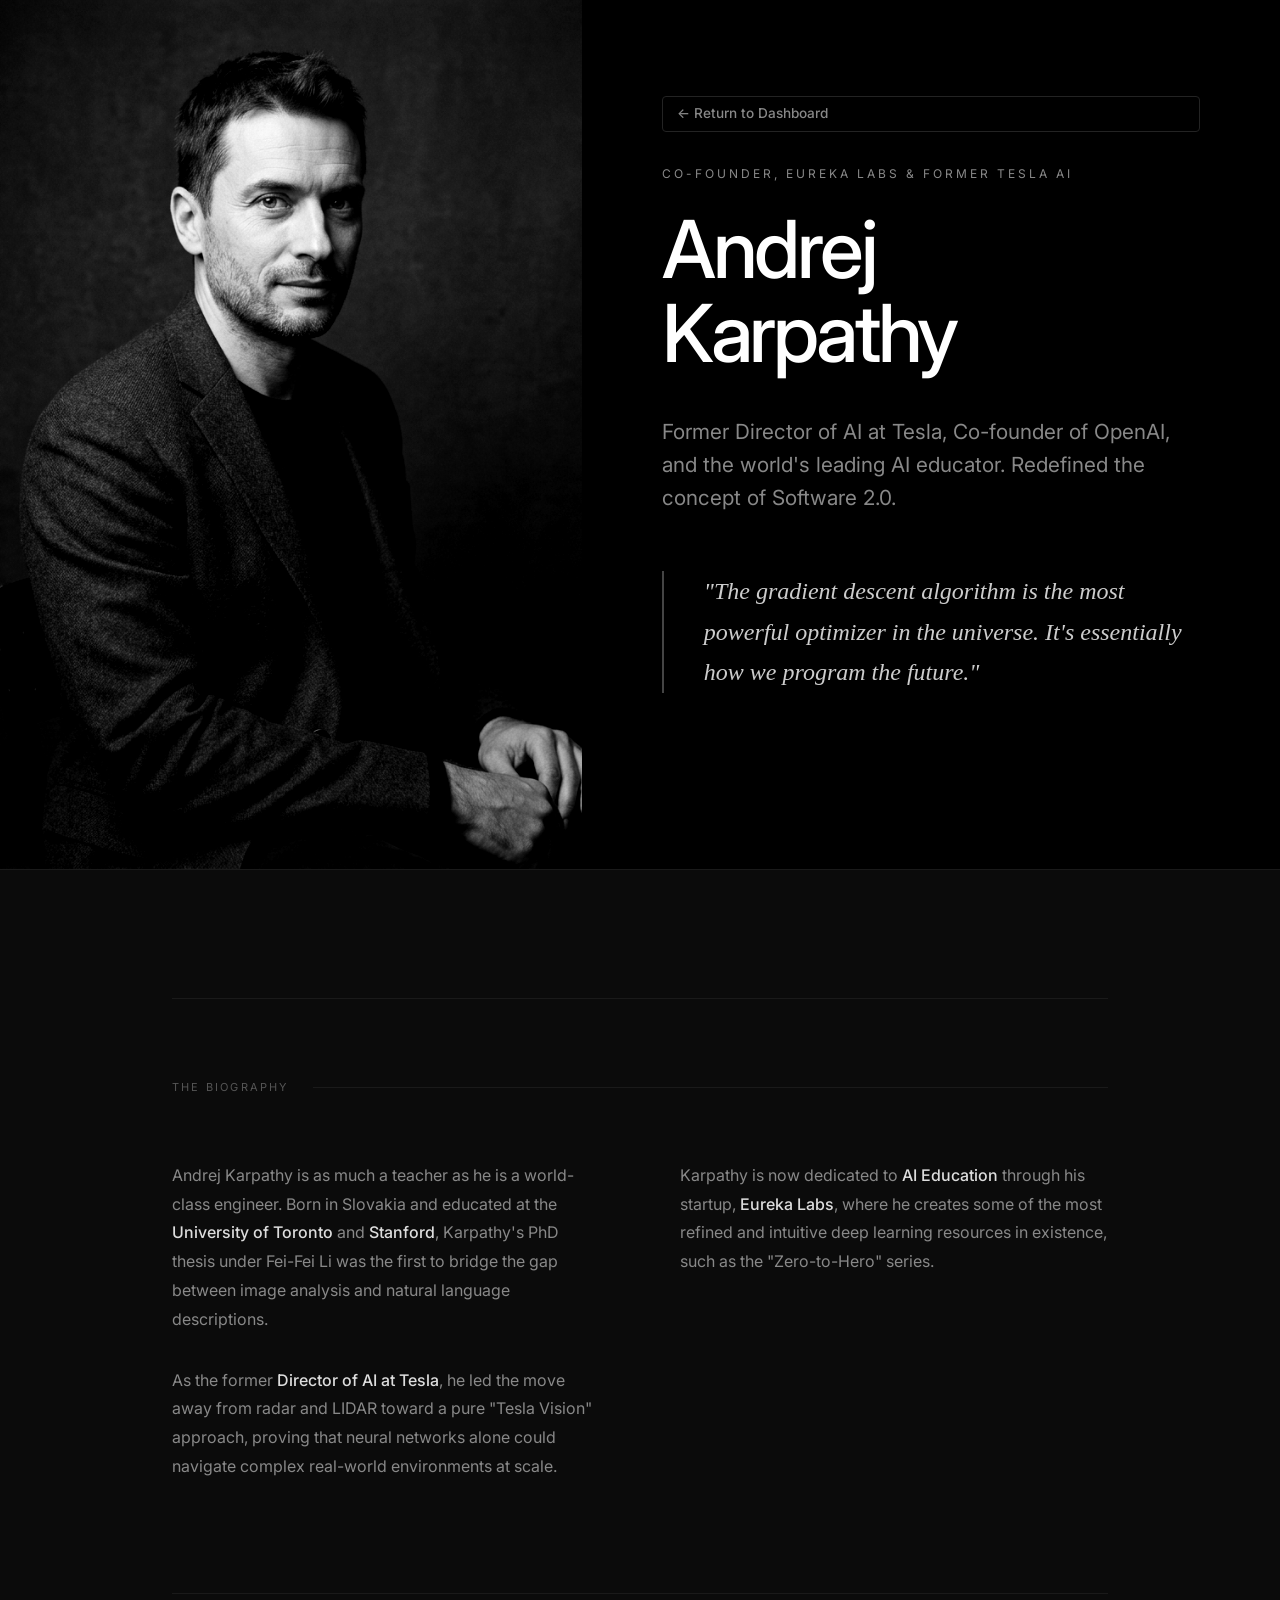
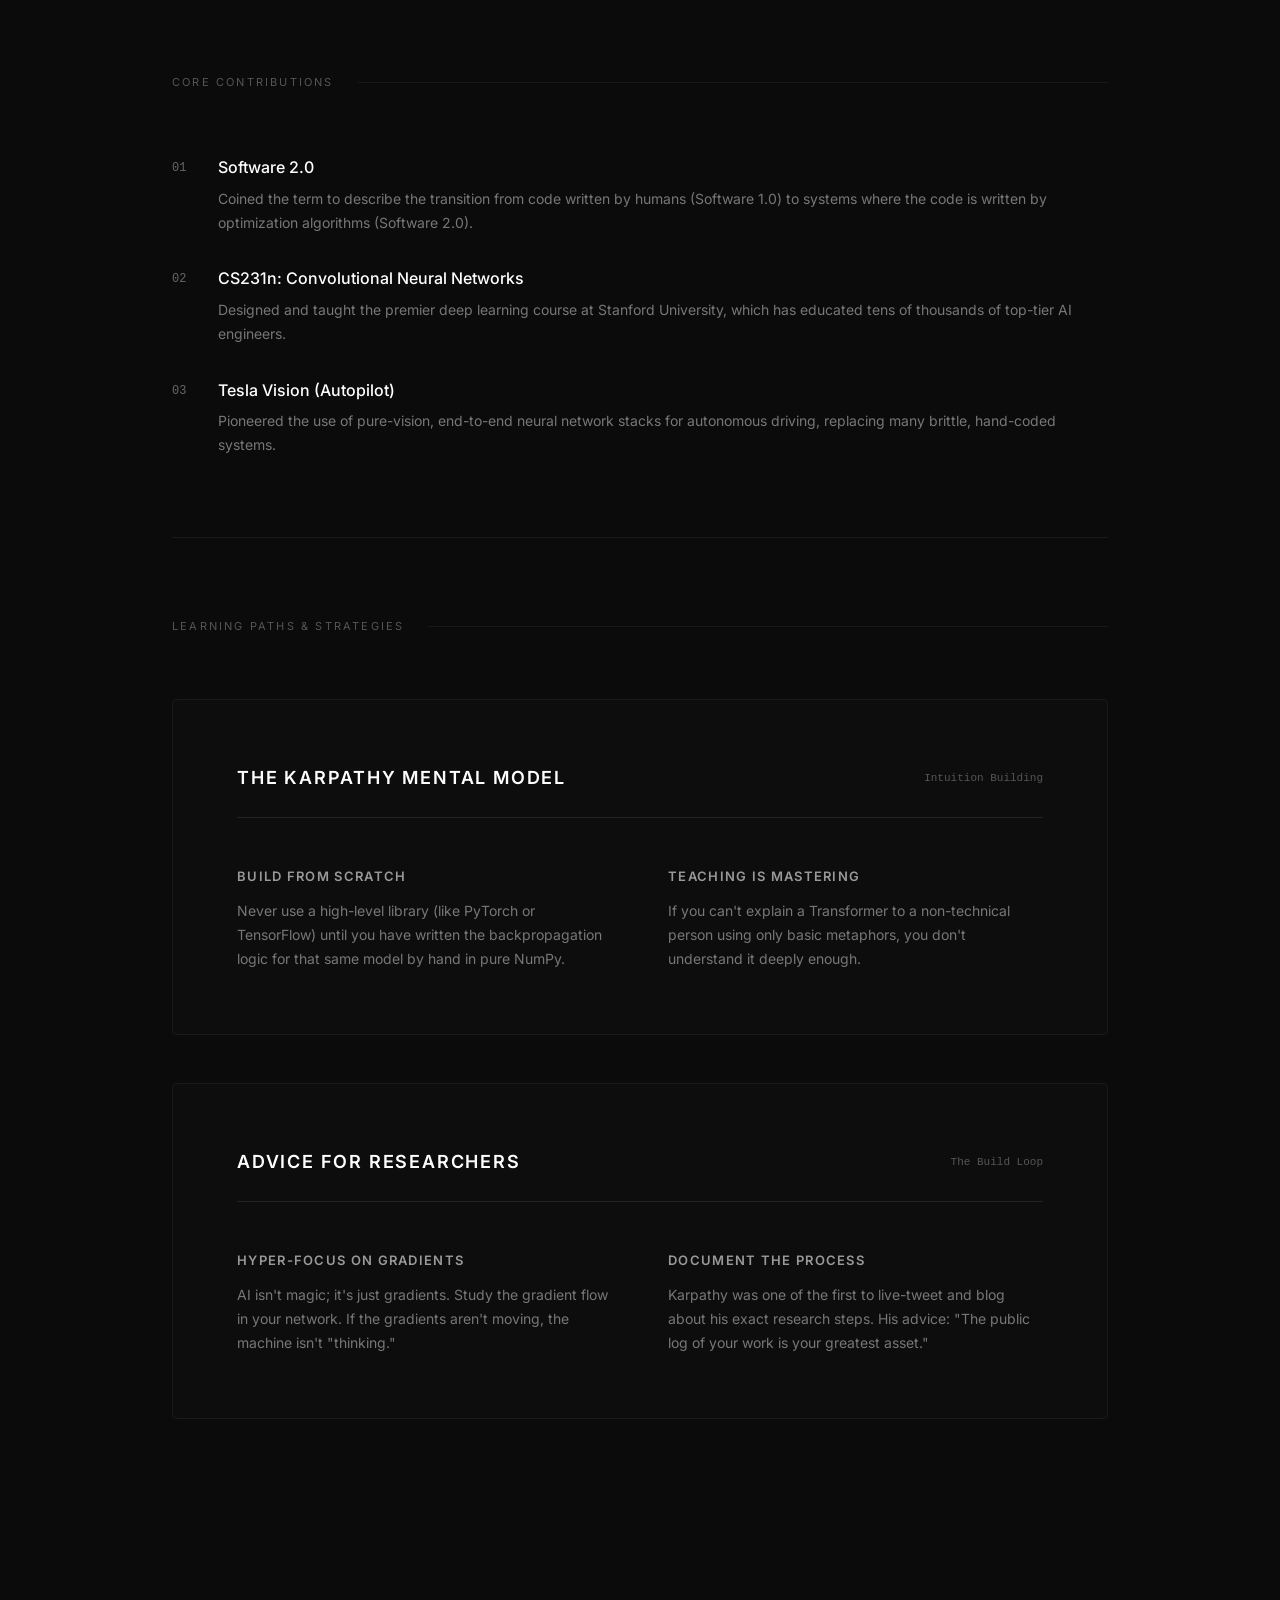
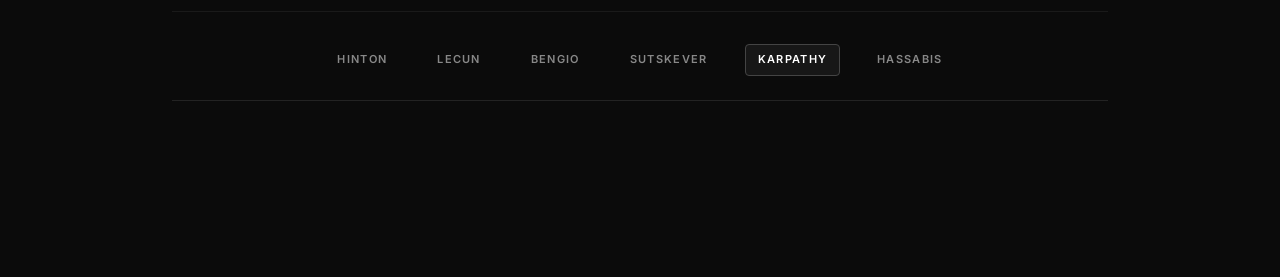
<file: AI Research Eng/minds/andrej-karpathy.html>
<!DOCTYPE html>
<html lang="en">
<head>
    <meta charset="UTF-8">
    <meta name="viewport" content="width=device-width, initial-scale=1.0">
    <title>Andrej Karpathy - Great Minds & Pioneers</title>
    <link href="https://fonts.googleapis.com/css2?family=Inter:wght@300;400;500;600&display=swap" rel="stylesheet">
    <link rel="stylesheet" href="../../styles.css">
</head>
<body>

    <div class="mind-profile-hero">
        <div class="mph-image-side">
            <img src="karpathy.png" alt="Andrej Karpathy">
        </div>
        <div class="mph-content-side">
            <a href="../../index.html" class="back-link" style="position: relative; top: 0; left: 0; margin-bottom: 2rem;">&larr; Return to Dashboard</a>
            <div class="mph-label">Co-founder, Eureka Labs & Former Tesla AI</div>
            <h1 class="mph-name">Andrej<br>Karpathy</h1>
            <p class="mph-title">Former Director of AI at Tesla, Co-founder of OpenAI, and the world's leading AI educator. Redefined the concept of Software 2.0.</p>
            <blockquote class="mph-quote">
                "The gradient descent algorithm is the most powerful optimizer in the universe. It's essentially how we program the future."
            </blockquote>
        </div>
    </div>

    <div class="mind-body-wrapper">
        
        <div class="mb-section">
            <div class="mb-label">The Biography</div>
            <div class="mb-grid">
                <div class="mb-text">
                    <p>Andrej Karpathy is as much a teacher as he is a world-class engineer. Born in Slovakia and educated at the <strong>University of Toronto</strong> and <strong>Stanford</strong>, Karpathy's PhD thesis under Fei-Fei Li was the first to bridge the gap between image analysis and natural language descriptions.</p>
                    <p>As the former <strong>Director of AI at Tesla</strong>, he led the move away from radar and LIDAR toward a pure "Tesla Vision" approach, proving that neural networks alone could navigate complex real-world environments at scale.</p>
                </div>
                <div class="mb-text">
                    <p>Karpathy is now dedicated to <strong>AI Education</strong> through his startup, <strong>Eureka Labs</strong>, where he creates some of the most refined and intuitive deep learning resources in existence, such as the "Zero-to-Hero" series.</p>
                </div>
            </div>
        </div>

        <div class="mb-section">
            <div class="mb-label">Core Contributions</div>
            <ul class="mb-list">
                <li class="mbl-item">
                    <div class="mbl-icon">01</div>
                    <div class="mbl-content">
                        <div class="mbl-title">Software 2.0</div>
                        <div class="mbl-desc">Coined the term to describe the transition from code written by humans (Software 1.0) to systems where the code is written by optimization algorithms (Software 2.0).</div>
                    </div>
                </li>
                <li class="mbl-item">
                    <div class="mbl-icon">02</div>
                    <div class="mbl-content">
                        <div class="mbl-title">CS231n: Convolutional Neural Networks</div>
                        <div class="mbl-desc">Designed and taught the premier deep learning course at Stanford University, which has educated tens of thousands of top-tier AI engineers.</div>
                    </div>
                </li>
                <li class="mbl-item">
                    <div class="mbl-icon">03</div>
                    <div class="mbl-content">
                        <div class="mbl-title">Tesla Vision (Autopilot)</div>
                        <div class="mbl-desc">Pioneered the use of pure-vision, end-to-end neural network stacks for autonomous driving, replacing many brittle, hand-coded systems.</div>
                    </div>
                </li>
            </ul>
        </div>

        <div class="mb-section">
            <div class="mb-label">Learning Paths & Strategies</div>
            
            <div class="strategy-box">
                <div class="sb-header">
                    <div class="sb-title">The Karpathy Mental Model</div>
                    <div class="sb-tag">Intuition Building</div>
                </div>
                <div class="sb-grid">
                    <div class="sb-item">
                        <div class="sbi-title">Build from Scratch</div>
                        <div class="sbi-desc">Never use a high-level library (like PyTorch or TensorFlow) until you have written the backpropagation logic for that same model by hand in pure NumPy.</div>
                    </div>
                    <div class="sb-item">
                        <div class="sbi-title">Teaching is Mastering</div>
                        <div class="sbi-desc">If you can't explain a Transformer to a non-technical person using only basic metaphors, you don't understand it deeply enough.</div>
                    </div>
                </div>
            </div>

            <div class="strategy-box">
                <div class="sb-header">
                    <div class="sb-title">Advice for Researchers</div>
                    <div class="sb-tag">The Build Loop</div>
                </div>
                <div class="sb-grid">
                    <div class="sb-item">
                        <div class="sbi-title">Hyper-Focus on Gradients</div>
                        <div class="sbi-desc">AI isn't magic; it's just gradients. Study the gradient flow in your network. If the gradients aren't moving, the machine isn't "thinking."</div>
                    </div>
                    <div class="sb-item">
                        <div class="sbi-title">Document the Process</div>
                        <div class="sbi-desc">Karpathy was one of the first to live-tweet and blog about his exact research steps. His advice: "The public log of your work is your greatest asset."</div>
                    </div>
                </div>
            </div>

        </div>

        <nav class="phase-header-nav" style="margin-top: 4rem; border-top: 1px solid #1a1a1a; padding-top: 2rem;">
            <a href="geoffrey-hinton.html" class="phn-link">Hinton</a>
            <a href="yann-lecun.html" class="phn-link">LeCun</a>
            <a href="yoshua-bengio.html" class="phn-link">Bengio</a>
            <a href="ilya-sutskever.html" class="phn-link">Sutskever</a>
            <a href="andrej-karpathy.html" class="phn-link active">Karpathy</a>
            <a href="demis-hassabis.html" class="phn-link">Hassabis</a>
        </nav>

    </div>

</body>
</html>
</file>
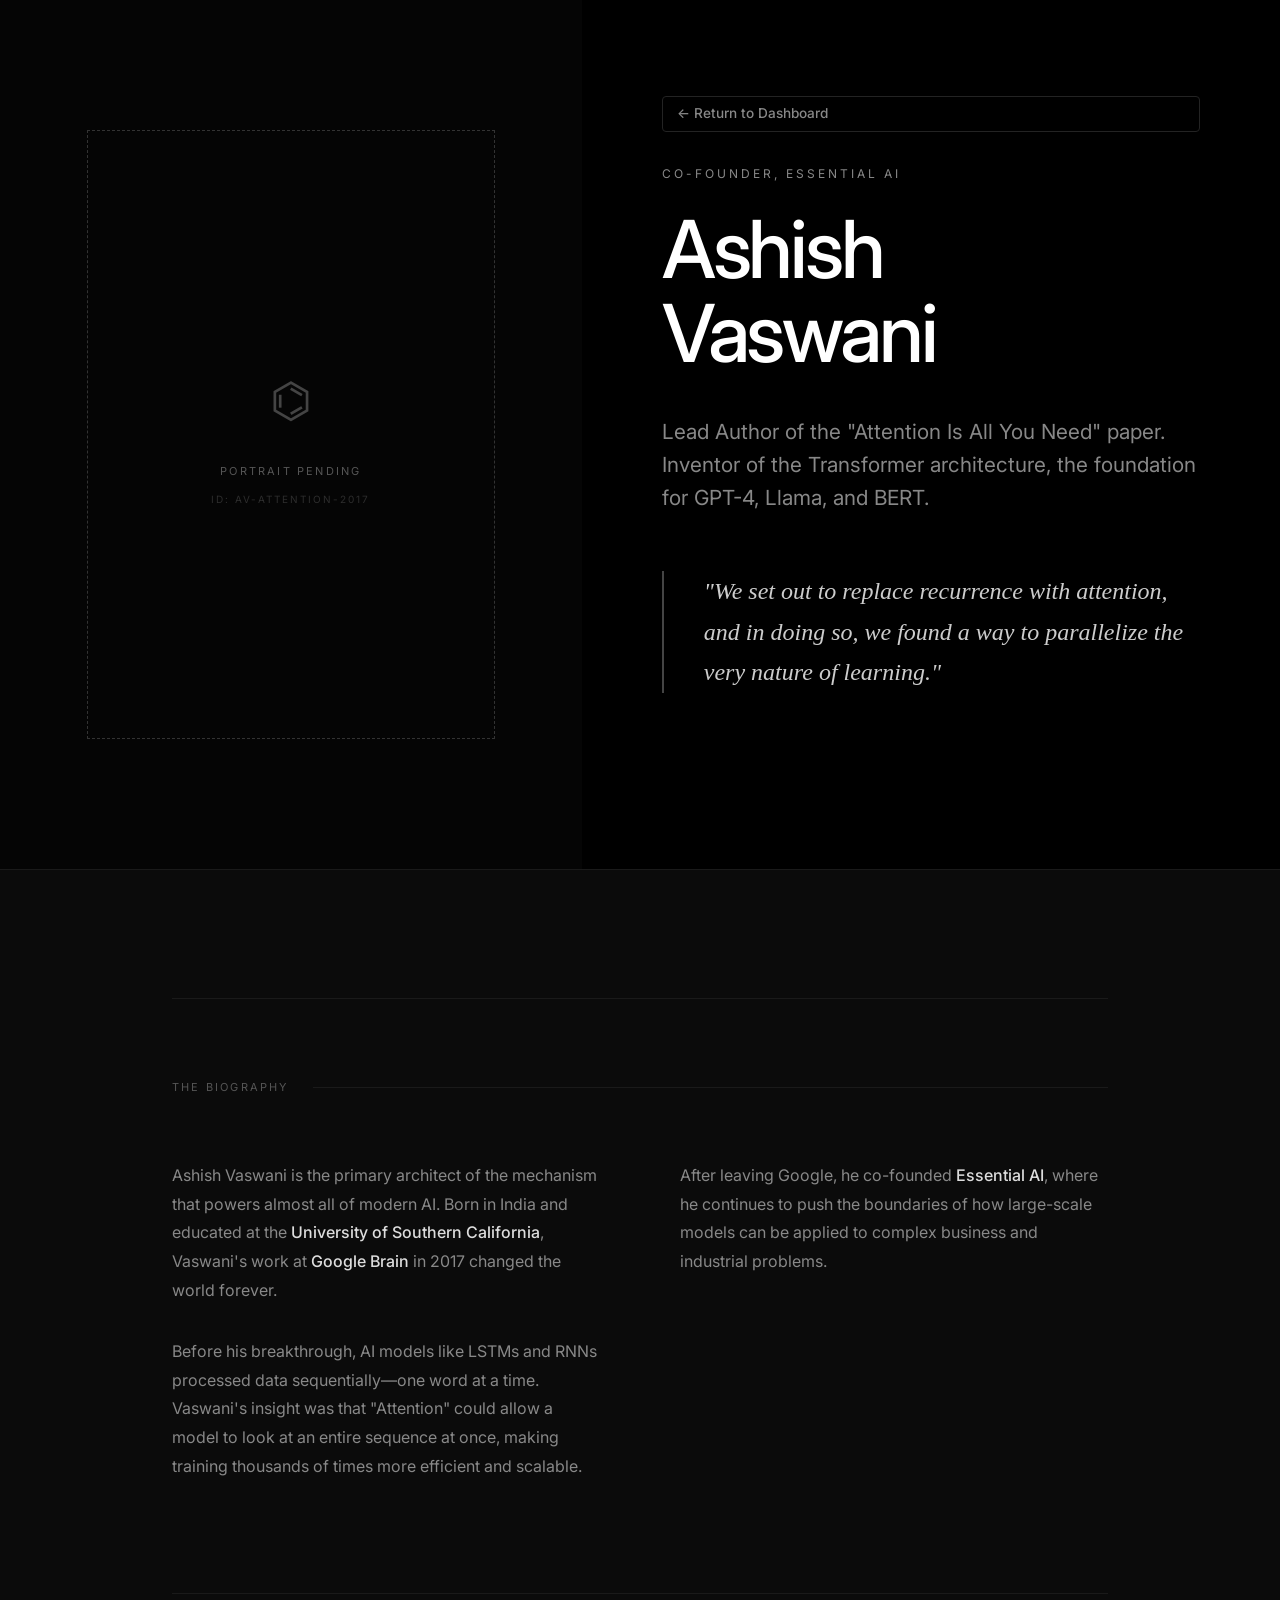
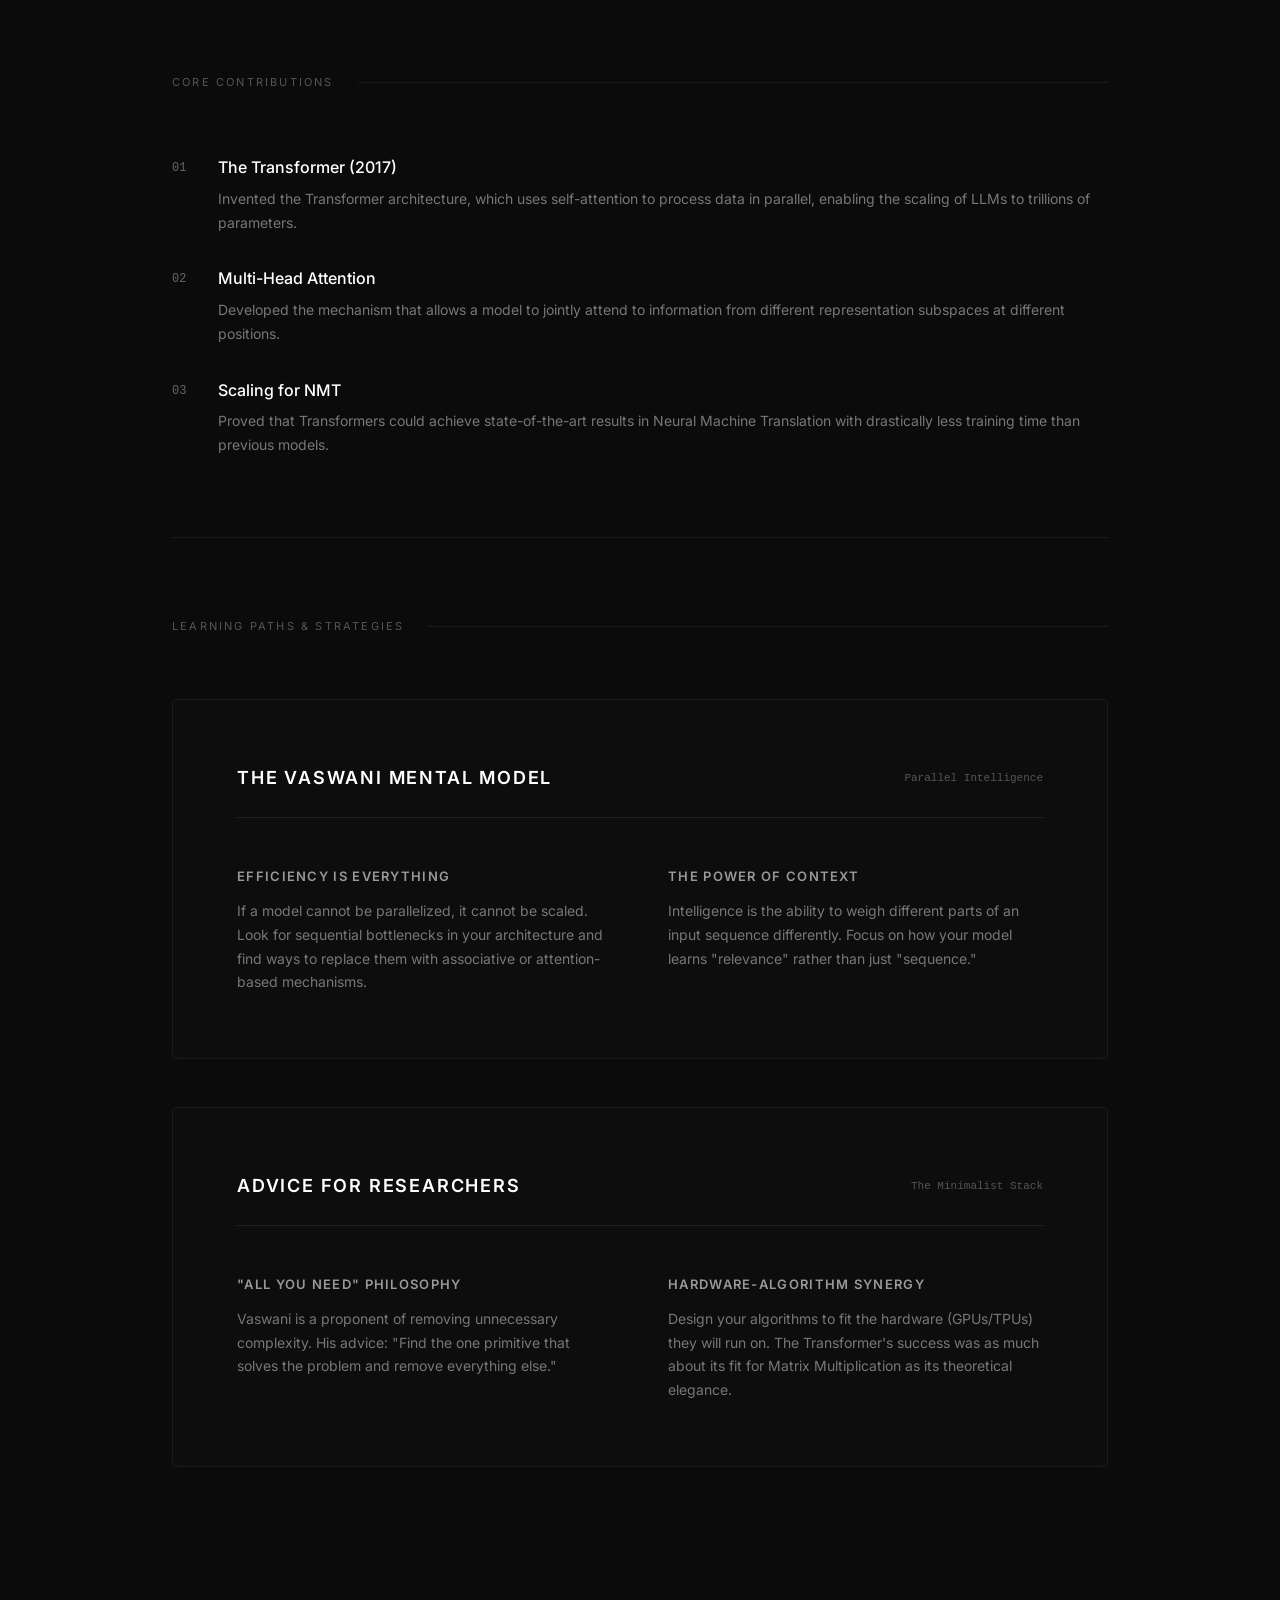
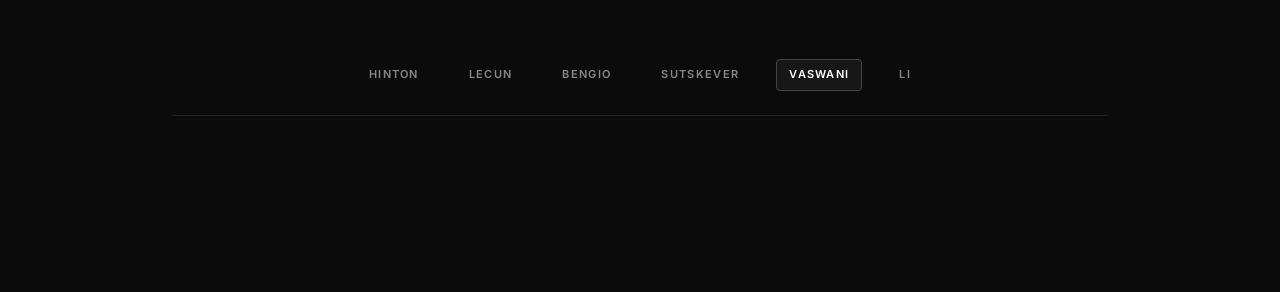
<file: AI Research Eng/minds/ashish-vaswani.html>
<!DOCTYPE html>
<html lang="en">
<head>
    <meta charset="UTF-8">
    <meta name="viewport" content="width=device-width, initial-scale=1.0">
    <title>Ashish Vaswani - Great Minds & Pioneers</title>
    <link href="https://fonts.googleapis.com/css2?family=Inter:wght@300;400;500;600&display=swap" rel="stylesheet">
    <link rel="stylesheet" href="../../styles.css">
</head>
<body>

    <div class="mind-profile-hero">
        <div class="mph-image-side">
            <div class="mph-placeholder">
                <div class="mph-placeholder-icon">⌬</div>
                <div class="mph-placeholder-text">Portrait Pending</div>
                <div class="mph-placeholder-text" style="font-size: 10px; opacity: 0.5; margin-top: 10px;">ID: AV-ATTENTION-2017</div>
            </div>
        </div>
        <div class="mph-content-side">
            <a href="../../index.html" class="back-link" style="position: relative; top: 0; left: 0; margin-bottom: 2rem;">&larr; Return to Dashboard</a>
            <div class="mph-label">Co-founder, Essential AI</div>
            <h1 class="mph-name">Ashish<br>Vaswani</h1>
            <p class="mph-title">Lead Author of the "Attention Is All You Need" paper. Inventor of the Transformer architecture, the foundation for GPT-4, Llama, and BERT.</p>
            <blockquote class="mph-quote">
                "We set out to replace recurrence with attention, and in doing so, we found a way to parallelize the very nature of learning."
            </blockquote>
        </div>
    </div>

    <div class="mind-body-wrapper">
        
        <div class="mb-section">
            <div class="mb-label">The Biography</div>
            <div class="mb-grid">
                <div class="mb-text">
                    <p>Ashish Vaswani is the primary architect of the mechanism that powers almost all of modern AI. Born in India and educated at the <strong>University of Southern California</strong>, Vaswani's work at <strong>Google Brain</strong> in 2017 changed the world forever.</p>
                    <p>Before his breakthrough, AI models like LSTMs and RNNs processed data sequentially—one word at a time. Vaswani's insight was that "Attention" could allow a model to look at an entire sequence at once, making training thousands of times more efficient and scalable.</p>
                </div>
                <div class="mb-text">
                    <p>After leaving Google, he co-founded <strong>Essential AI</strong>, where he continues to push the boundaries of how large-scale models can be applied to complex business and industrial problems.</p>
                </div>
            </div>
        </div>

        <div class="mb-section">
            <div class="mb-label">Core Contributions</div>
            <ul class="mb-list">
                <li class="mbl-item">
                    <div class="mbl-icon">01</div>
                    <div class="mbl-content">
                        <div class="mbl-title">The Transformer (2017)</div>
                        <div class="mbl-desc">Invented the Transformer architecture, which uses self-attention to process data in parallel, enabling the scaling of LLMs to trillions of parameters.</div>
                    </div>
                </li>
                <li class="mbl-item">
                    <div class="mbl-icon">02</div>
                    <div class="mbl-content">
                        <div class="mbl-title">Multi-Head Attention</div>
                        <div class="mbl-desc">Developed the mechanism that allows a model to jointly attend to information from different representation subspaces at different positions.</div>
                    </div>
                </li>
                <li class="mbl-item">
                    <div class="mbl-icon">03</div>
                    <div class="mbl-content">
                        <div class="mbl-title">Scaling for NMT</div>
                        <div class="mbl-desc">Proved that Transformers could achieve state-of-the-art results in Neural Machine Translation with drastically less training time than previous models.</div>
                    </div>
                </li>
            </ul>
        </div>

        <div class="mb-section">
            <div class="mb-label">Learning Paths & Strategies</div>
            
            <div class="strategy-box">
                <div class="sb-header">
                    <div class="sb-title">The Vaswani Mental Model</div>
                    <div class="sb-tag">Parallel Intelligence</div>
                </div>
                <div class="sb-grid">
                    <div class="sb-item">
                        <div class="sbi-title">Efficiency is Everything</div>
                        <div class="sbi-desc">If a model cannot be parallelized, it cannot be scaled. Look for sequential bottlenecks in your architecture and find ways to replace them with associative or attention-based mechanisms.</div>
                    </div>
                    <div class="sb-item">
                        <div class="sbi-title">The Power of Context</div>
                        <div class="sbi-desc">Intelligence is the ability to weigh different parts of an input sequence differently. Focus on how your model learns "relevance" rather than just "sequence."</div>
                    </div>
                </div>
            </div>

            <div class="strategy-box">
                <div class="sb-header">
                    <div class="sb-title">Advice for Researchers</div>
                    <div class="sb-tag">The Minimalist Stack</div>
                </div>
                <div class="sb-grid">
                    <div class="sb-item">
                        <div class="sbi-title">"All You Need" Philosophy</div>
                        <div class="sbi-desc">Vaswani is a proponent of removing unnecessary complexity. His advice: "Find the one primitive that solves the problem and remove everything else."</div>
                    </div>
                    <div class="sb-item">
                        <div class="sbi-title">Hardware-Algorithm Synergy</div>
                        <div class="sbi-desc">Design your algorithms to fit the hardware (GPUs/TPUs) they will run on. The Transformer's success was as much about its fit for Matrix Multiplication as its theoretical elegance.</div>
                    </div>
                </div>
            </div>

        </div>

        <nav class="phase-header-nav" style="margin-top: 4rem;">
            <a href="geoffrey-hinton.html" class="phn-link">Hinton</a>
            <a href="yann-lecun.html" class="phn-link">LeCun</a>
            <a href="yoshua-bengio.html" class="phn-link">Bengio</a>
            <a href="ilya-sutskever.html" class="phn-link">Sutskever</a>
            <a href="ashish-vaswani.html" class="phn-link active">Vaswani</a>
            <a href="fei-fei-li.html" class="phn-link">Li</a>
        </nav>

    </div>

</body>
</html>
</file>
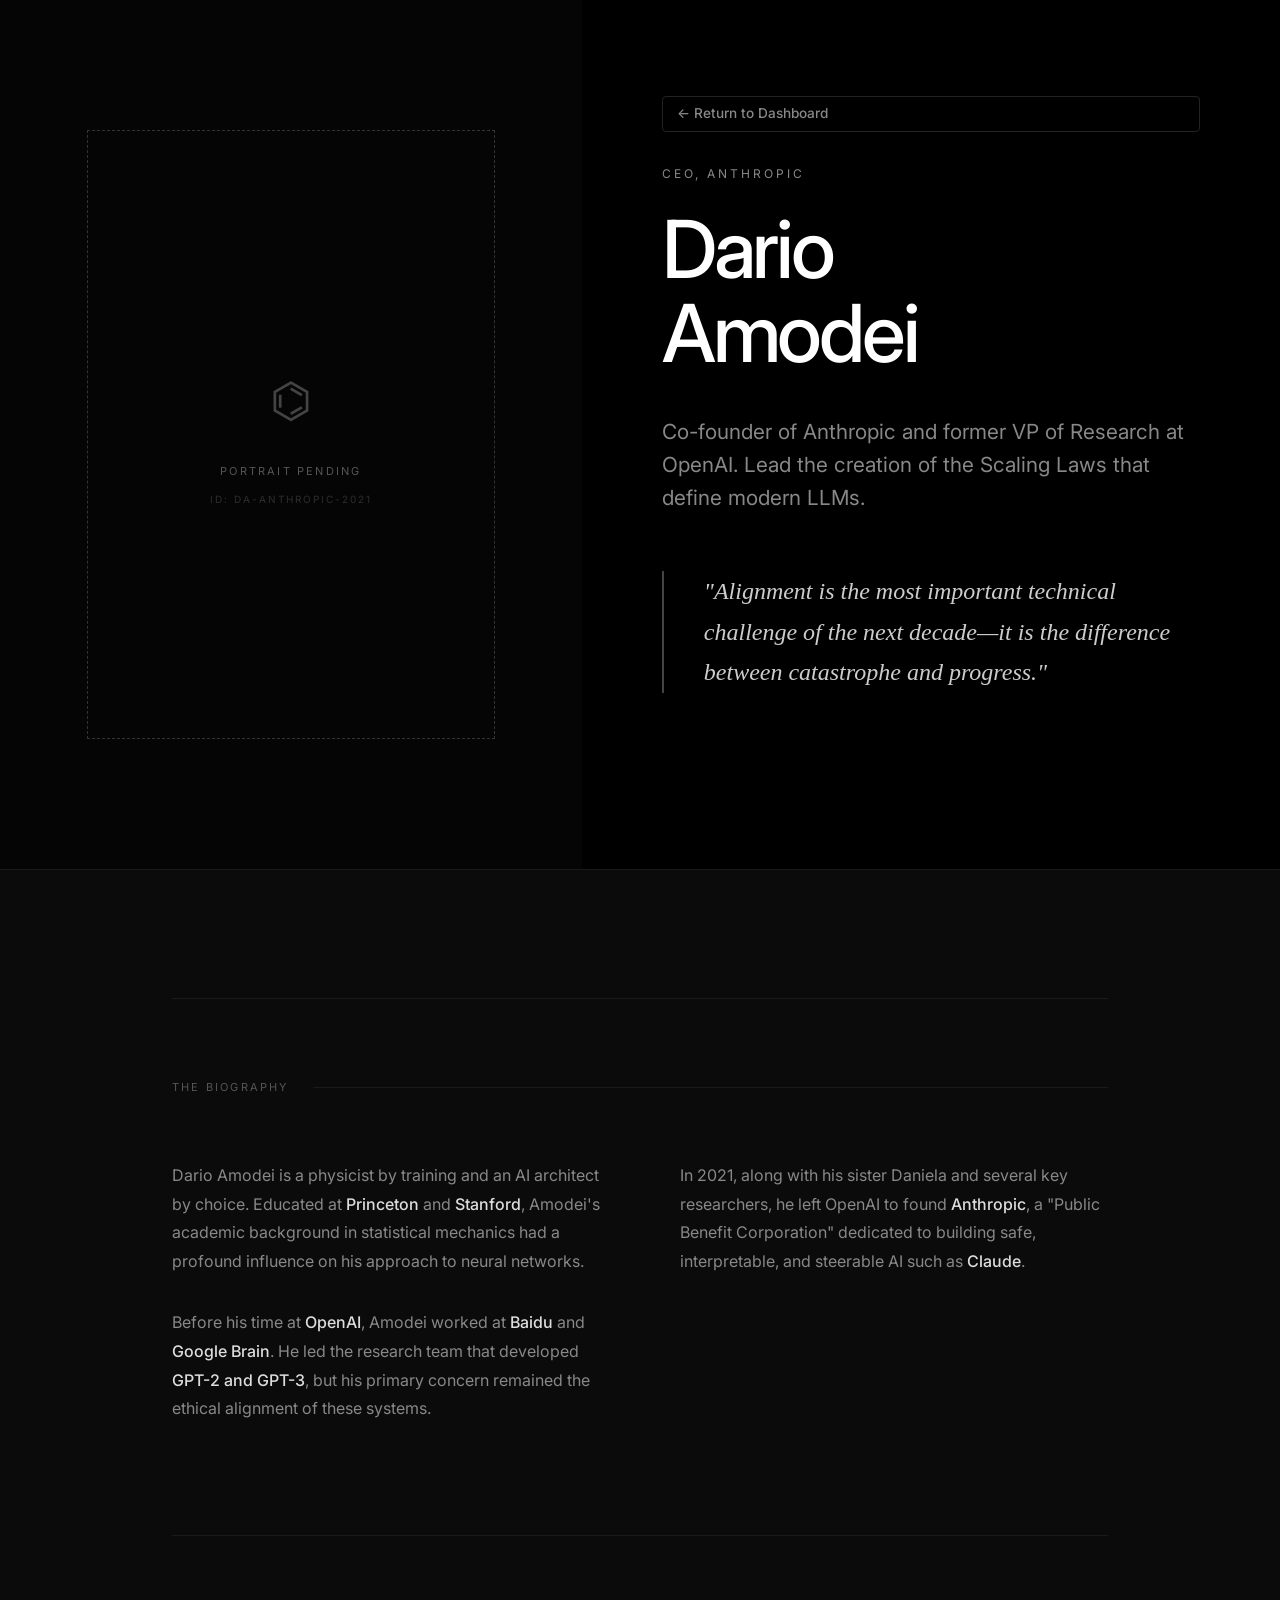
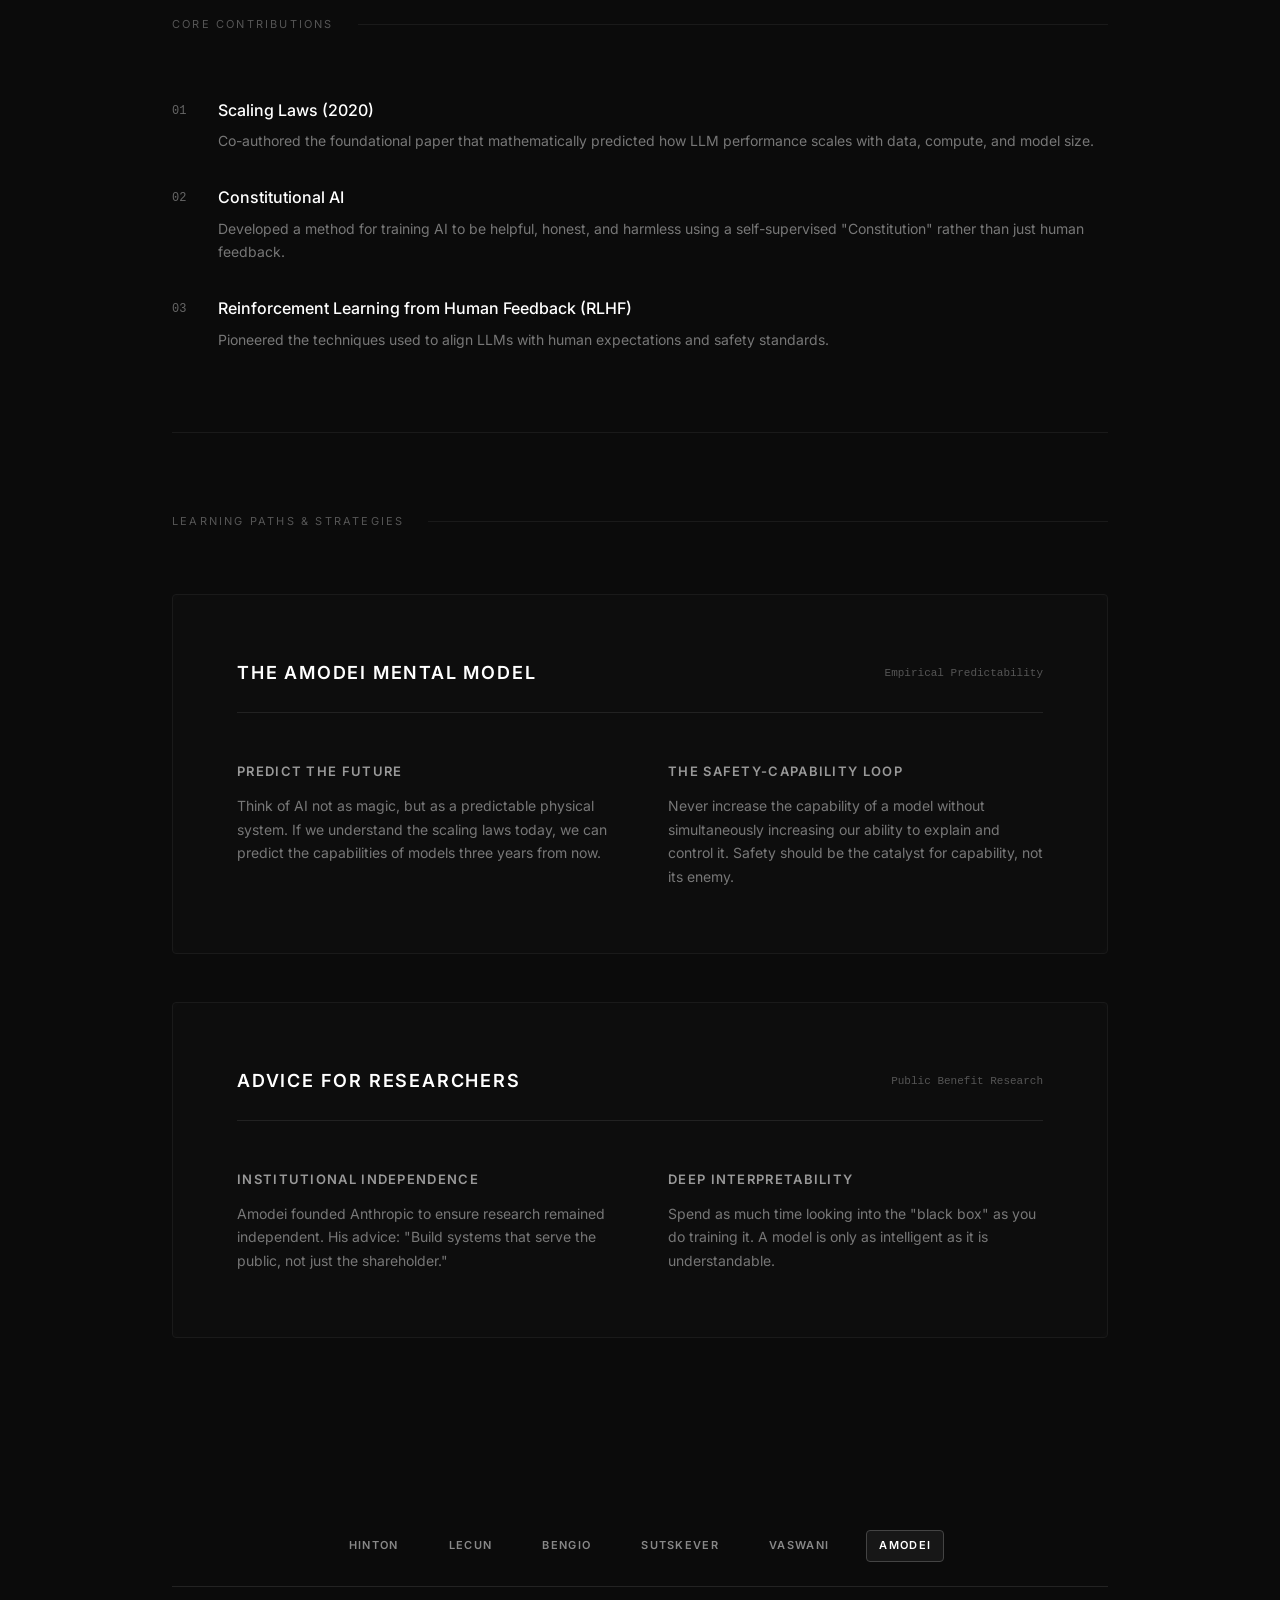
<file: AI Research Eng/minds/dario-amodei.html>
<!DOCTYPE html>
<html lang="en">
<head>
    <meta charset="UTF-8">
    <meta name="viewport" content="width=device-width, initial-scale=1.0">
    <title>Dario Amodei - Great Minds & Pioneers</title>
    <link href="https://fonts.googleapis.com/css2?family=Inter:wght@300;400;500;600&display=swap" rel="stylesheet">
    <link rel="stylesheet" href="../../styles.css">
</head>
<body>

    <div class="mind-profile-hero">
        <div class="mph-image-side">
            <div class="mph-placeholder">
                <div class="mph-placeholder-icon">⌬</div>
                <div class="mph-placeholder-text">Portrait Pending</div>
                <div class="mph-placeholder-text" style="font-size: 10px; opacity: 0.5; margin-top: 10px;">ID: DA-ANTHROPIC-2021</div>
            </div>
        </div>
        <div class="mph-content-side">
            <a href="../../index.html" class="back-link" style="position: relative; top: 0; left: 0; margin-bottom: 2rem;">&larr; Return to Dashboard</a>
            <div class="mph-label">CEO, Anthropic</div>
            <h1 class="mph-name">Dario<br>Amodei</h1>
            <p class="mph-title">Co-founder of Anthropic and former VP of Research at OpenAI. Lead the creation of the Scaling Laws that define modern LLMs.</p>
            <blockquote class="mph-quote">
                "Alignment is the most important technical challenge of the next decade—it is the difference between catastrophe and progress."
            </blockquote>
        </div>
    </div>

    <div class="mind-body-wrapper">
        
        <div class="mb-section">
            <div class="mb-label">The Biography</div>
            <div class="mb-grid">
                <div class="mb-text">
                    <p>Dario Amodei is a physicist by training and an AI architect by choice. Educated at <strong>Princeton</strong> and <strong>Stanford</strong>, Amodei's academic background in statistical mechanics had a profound influence on his approach to neural networks.</p>
                    <p>Before his time at <strong>OpenAI</strong>, Amodei worked at <strong>Baidu</strong> and <strong>Google Brain</strong>. He led the research team that developed <strong>GPT-2 and GPT-3</strong>, but his primary concern remained the ethical alignment of these systems.</p>
                </div>
                <div class="mb-text">
                    <p>In 2021, along with his sister Daniela and several key researchers, he left OpenAI to found <strong>Anthropic</strong>, a "Public Benefit Corporation" dedicated to building safe, interpretable, and steerable AI such as <strong>Claude</strong>.</p>
                </div>
            </div>
        </div>

        <div class="mb-section">
            <div class="mb-label">Core Contributions</div>
            <ul class="mb-list">
                <li class="mbl-item">
                    <div class="mbl-icon">01</div>
                    <div class="mbl-content">
                        <div class="mbl-title">Scaling Laws (2020)</div>
                        <div class="mbl-desc">Co-authored the foundational paper that mathematically predicted how LLM performance scales with data, compute, and model size.</div>
                    </div>
                </li>
                <li class="mbl-item">
                    <div class="mbl-icon">02</div>
                    <div class="mbl-content">
                        <div class="mbl-title">Constitutional AI</div>
                        <div class="mbl-desc">Developed a method for training AI to be helpful, honest, and harmless using a self-supervised "Constitution" rather than just human feedback.</div>
                    </div>
                </li>
                <li class="mbl-item">
                    <div class="mbl-icon">03</div>
                    <div class="mbl-content">
                        <div class="mbl-title">Reinforcement Learning from Human Feedback (RLHF)</div>
                        <div class="mbl-desc">Pioneered the techniques used to align LLMs with human expectations and safety standards.</div>
                    </div>
                </li>
            </ul>
        </div>

        <div class="mb-section">
            <div class="mb-label">Learning Paths & Strategies</div>
            
            <div class="strategy-box">
                <div class="sb-header">
                    <div class="sb-title">The Amodei Mental Model</div>
                    <div class="sb-tag">Empirical Predictability</div>
                </div>
                <div class="sb-grid">
                    <div class="sb-item">
                        <div class="sbi-title">Predict the Future</div>
                        <div class="sbi-desc">Think of AI not as magic, but as a predictable physical system. If we understand the scaling laws today, we can predict the capabilities of models three years from now.</div>
                    </div>
                    <div class="sb-item">
                        <div class="sbi-title">The Safety-Capability Loop</div>
                        <div class="sbi-desc">Never increase the capability of a model without simultaneously increasing our ability to explain and control it. Safety should be the catalyst for capability, not its enemy.</div>
                    </div>
                </div>
            </div>

            <div class="strategy-box">
                <div class="sb-header">
                    <div class="sb-title">Advice for Researchers</div>
                    <div class="sb-tag">Public Benefit Research</div>
                </div>
                <div class="sb-grid">
                    <div class="sb-item">
                        <div class="sbi-title">Institutional Independence</div>
                        <div class="sbi-desc">Amodei founded Anthropic to ensure research remained independent. His advice: "Build systems that serve the public, not just the shareholder."</div>
                    </div>
                    <div class="sb-item">
                        <div class="sbi-title">Deep Interpretability</div>
                        <div class="sbi-desc">Spend as much time looking into the "black box" as you do training it. A model is only as intelligent as it is understandable.</div>
                    </div>
                </div>
            </div>

        </div>

        <nav class="phase-header-nav" style="margin-top: 4rem;">
            <a href="geoffrey-hinton.html" class="phn-link">Hinton</a>
            <a href="yann-lecun.html" class="phn-link">LeCun</a>
            <a href="yoshua-bengio.html" class="phn-link">Bengio</a>
            <a href="ilya-sutskever.html" class="phn-link">Sutskever</a>
            <a href="ashish-vaswani.html" class="phn-link">Vaswani</a>
            <a href="dario-amodei.html" class="phn-link active">Amodei</a>
        </nav>

    </div>

</body>
</html>
</file>
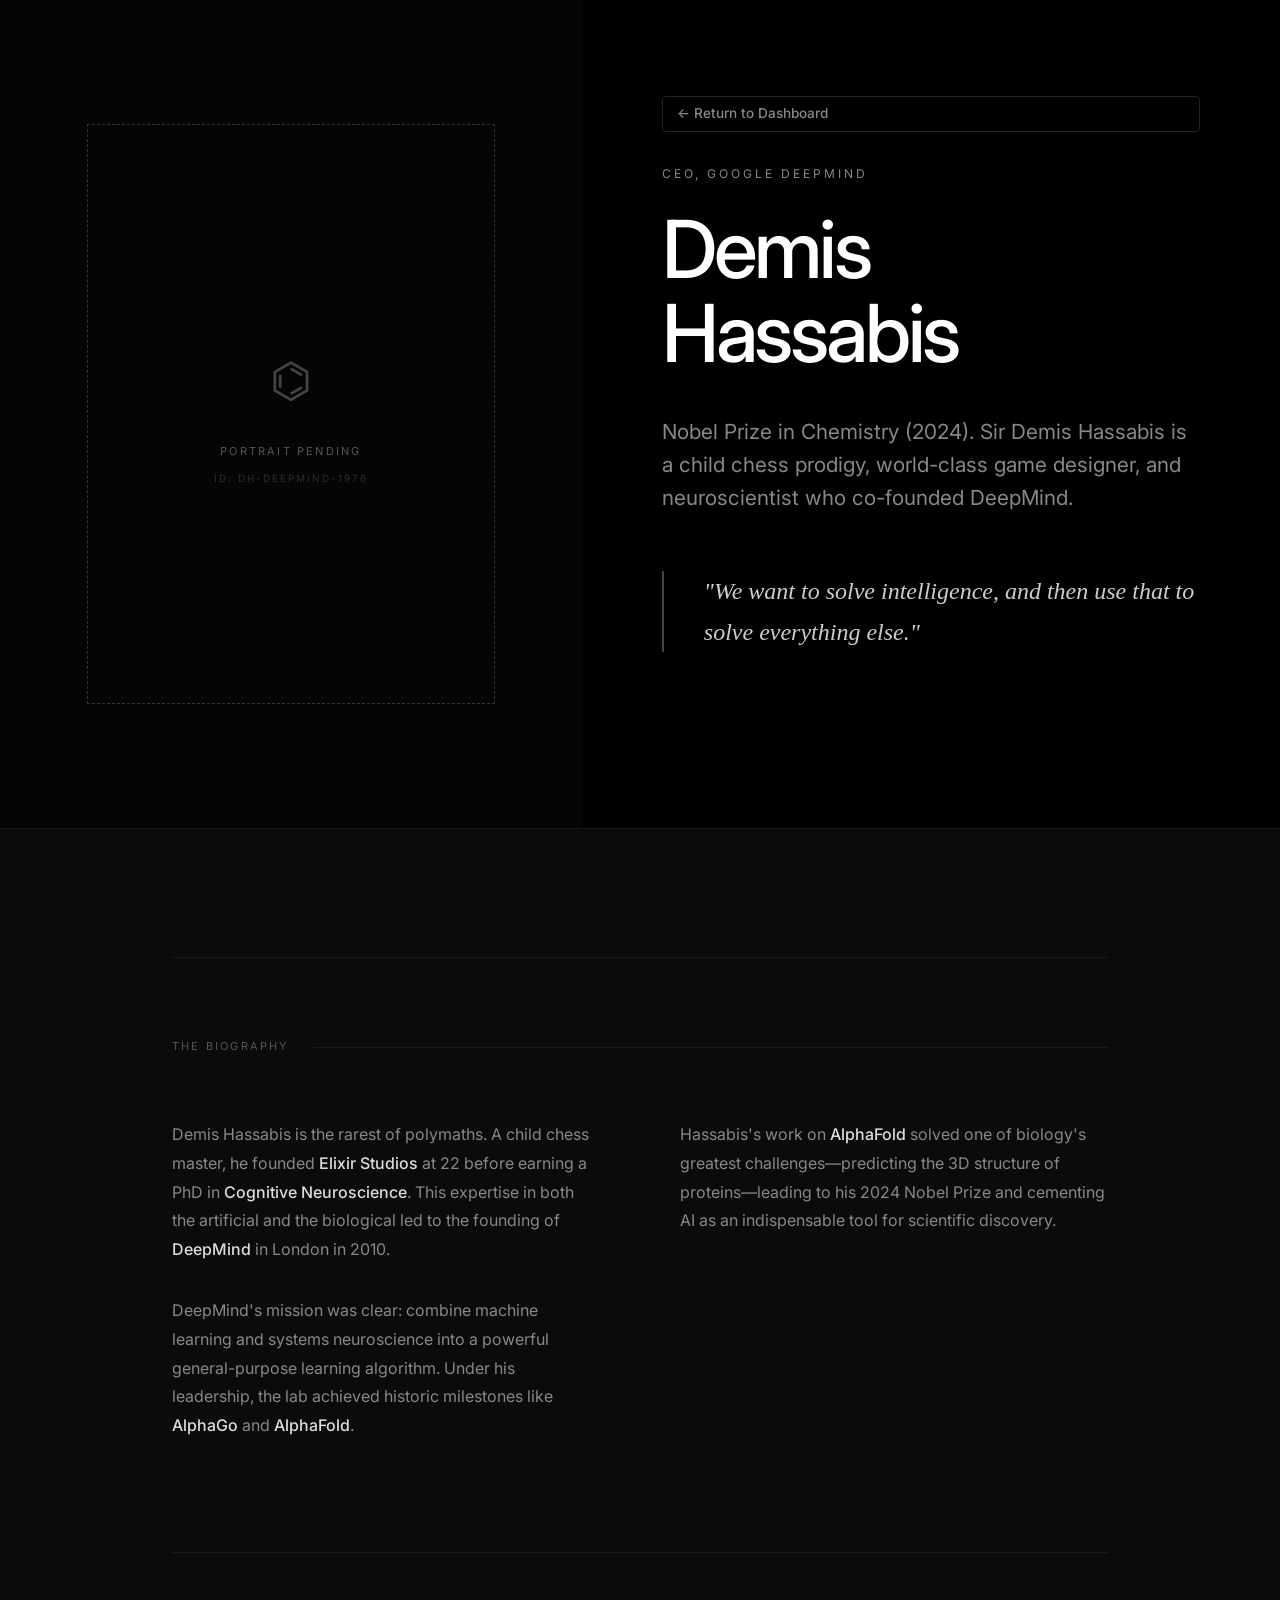
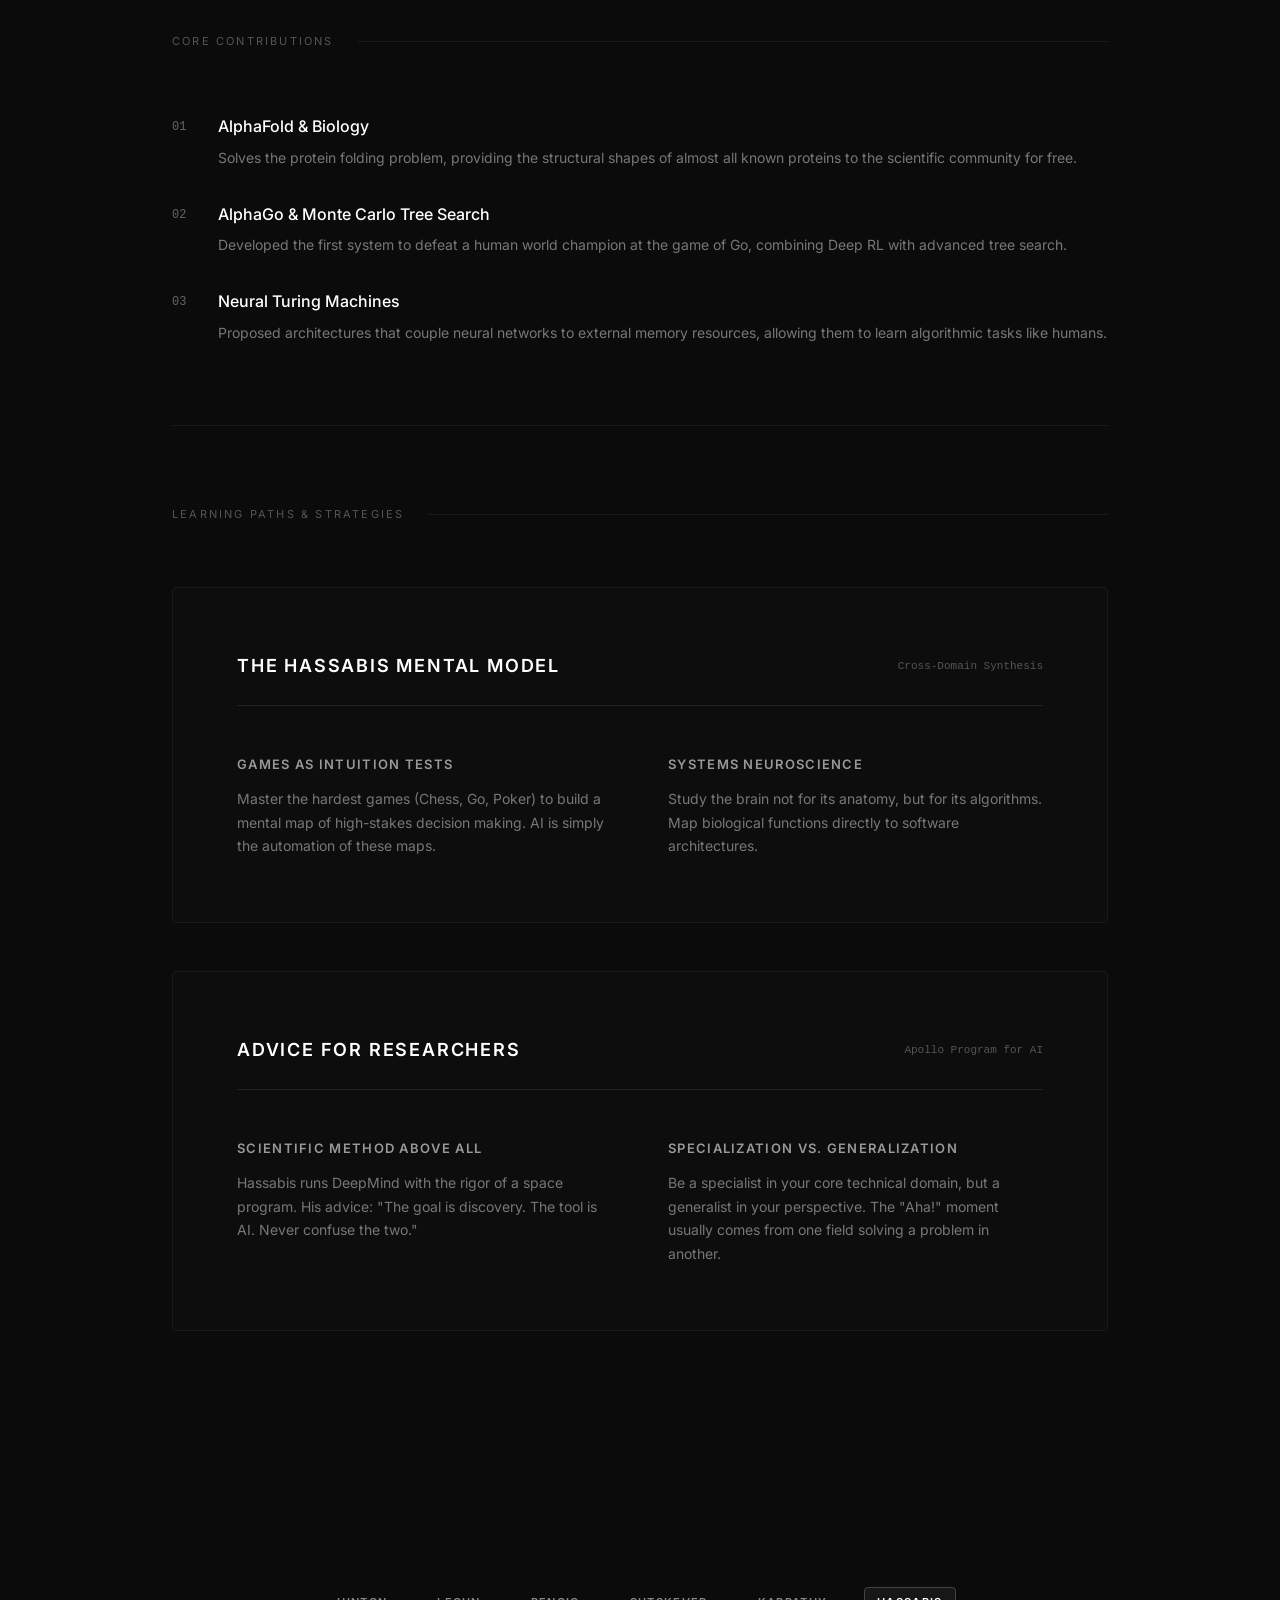
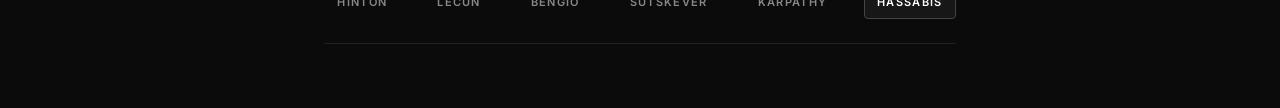
<file: AI Research Eng/minds/demis-hassabis.html>
<!DOCTYPE html>
<html lang="en">
<head>
    <meta charset="UTF-8">
    <meta name="viewport" content="width=device-width, initial-scale=1.0">
    <title>Demis Hassabis - Great Minds & Pioneers</title>
    <link href="https://fonts.googleapis.com/css2?family=Inter:wght@300;400;500;600&display=swap" rel="stylesheet">
    <link rel="stylesheet" href="../../styles.css">
</head>
<body>

    <div class="mind-profile-hero">
        <div class="mph-image-side">
            <!-- FALLBACK PLACEHOLDER (SINCE IMAGE UNAVAILABLE) -->
            <div class="mph-placeholder">
                <div class="mph-placeholder-icon">⌬</div>
                <div class="mph-placeholder-text">Portrait Pending</div>
                <div class="mph-placeholder-text" style="font-size: 10px; opacity: 0.5; margin-top: 10px;">ID: DH-DEEPMIND-1976</div>
            </div>
        </div>
        <div class="mph-content-side">
            <a href="../../index.html" class="back-link" style="position: relative; top: 0; left: 0; margin-bottom: 2rem;">&larr; Return to Dashboard</a>
            <div class="mph-label">CEO, Google DeepMind</div>
            <h1 class="mph-name">Demis<br>Hassabis</h1>
            <p class="mph-title">Nobel Prize in Chemistry (2024). Sir Demis Hassabis is a child chess prodigy, world-class game designer, and neuroscientist who co-founded DeepMind.</p>
            <blockquote class="mph-quote">
                "We want to solve intelligence, and then use that to solve everything else."
            </blockquote>
        </div>
    </div>

    <div class="mind-body-wrapper">
        
        <div class="mb-section">
            <div class="mb-label">The Biography</div>
            <div class="mb-grid">
                <div class="mb-text">
                    <p>Demis Hassabis is the rarest of polymaths. A child chess master, he founded <strong>Elixir Studios</strong> at 22 before earning a PhD in <strong>Cognitive Neuroscience</strong>. This expertise in both the artificial and the biological led to the founding of <strong>DeepMind</strong> in London in 2010.</p>
                    <p>DeepMind's mission was clear: combine machine learning and systems neuroscience into a powerful general-purpose learning algorithm. Under his leadership, the lab achieved historic milestones like <strong>AlphaGo</strong> and <strong>AlphaFold</strong>.</p>
                </div>
                <div class="mb-text">
                    <p>Hassabis's work on <strong>AlphaFold</strong> solved one of biology's greatest challenges—predicting the 3D structure of proteins—leading to his 2024 Nobel Prize and cementing AI as an indispensable tool for scientific discovery.</p>
                </div>
            </div>
        </div>

        <div class="mb-section">
            <div class="mb-label">Core Contributions</div>
            <ul class="mb-list">
                <li class="mbl-item">
                    <div class="mbl-icon">01</div>
                    <div class="mbl-content">
                        <div class="mbl-title">AlphaFold & Biology</div>
                        <div class="mbl-desc">Solves the protein folding problem, providing the structural shapes of almost all known proteins to the scientific community for free.</div>
                    </div>
                </li>
                <li class="mbl-item">
                    <div class="mbl-icon">02</div>
                    <div class="mbl-content">
                        <div class="mbl-title">AlphaGo & Monte Carlo Tree Search</div>
                        <div class="mbl-desc">Developed the first system to defeat a human world champion at the game of Go, combining Deep RL with advanced tree search.</div>
                    </div>
                </li>
                <li class="mbl-item">
                    <div class="mbl-icon">03</div>
                    <div class="mbl-content">
                        <div class="mbl-title">Neural Turing Machines</div>
                        <div class="mbl-desc">Proposed architectures that couple neural networks to external memory resources, allowing them to learn algorithmic tasks like humans.</div>
                    </div>
                </li>
            </ul>
        </div>

        <div class="mb-section">
            <div class="mb-label">Learning Paths & Strategies</div>
            
            <div class="strategy-box">
                <div class="sb-header">
                    <div class="sb-title">The Hassabis Mental Model</div>
                    <div class="sb-tag">Cross-Domain Synthesis</div>
                </div>
                <div class="sb-grid">
                    <div class="sb-item">
                        <div class="sbi-title">Games as Intuition Tests</div>
                        <div class="sbi-desc">Master the hardest games (Chess, Go, Poker) to build a mental map of high-stakes decision making. AI is simply the automation of these maps.</div>
                    </div>
                    <div class="sb-item">
                        <div class="sbi-title">Systems Neuroscience</div>
                        <div class="sbi-desc">Study the brain not for its anatomy, but for its algorithms. Map biological functions directly to software architectures.</div>
                    </div>
                </div>
            </div>

            <div class="strategy-box">
                <div class="sb-header">
                    <div class="sb-title">Advice for Researchers</div>
                    <div class="sb-tag">Apollo Program for AI</div>
                </div>
                <div class="sb-grid">
                    <div class="sb-item">
                        <div class="sbi-title">Scientific Method above all</div>
                        <div class="sbi-desc">Hassabis runs DeepMind with the rigor of a space program. His advice: "The goal is discovery. The tool is AI. Never confuse the two."</div>
                    </div>
                    <div class="sb-item">
                        <div class="sbi-title">Specialization vs. Generalization</div>
                        <div class="sbi-desc">Be a specialist in your core technical domain, but a generalist in your perspective. The "Aha!" moment usually comes from one field solving a problem in another.</div>
                    </div>
                </div>
            </div>

        </div>

    </div>

    <nav class="phase-header-nav" style="margin-bottom: 4rem;">
            <a href="geoffrey-hinton.html" class="phn-link">Hinton</a>
            <a href="yann-lecun.html" class="phn-link">LeCun</a>
            <a href="yoshua-bengio.html" class="phn-link">Bengio</a>
            <a href="ilya-sutskever.html" class="phn-link">Sutskever</a>
            <a href="andrej-karpathy.html" class="phn-link">Karpathy</a>
            <a href="demis-hassabis.html" class="phn-link active">Hassabis</a>
    </nav>

</body>
</html>
</file>
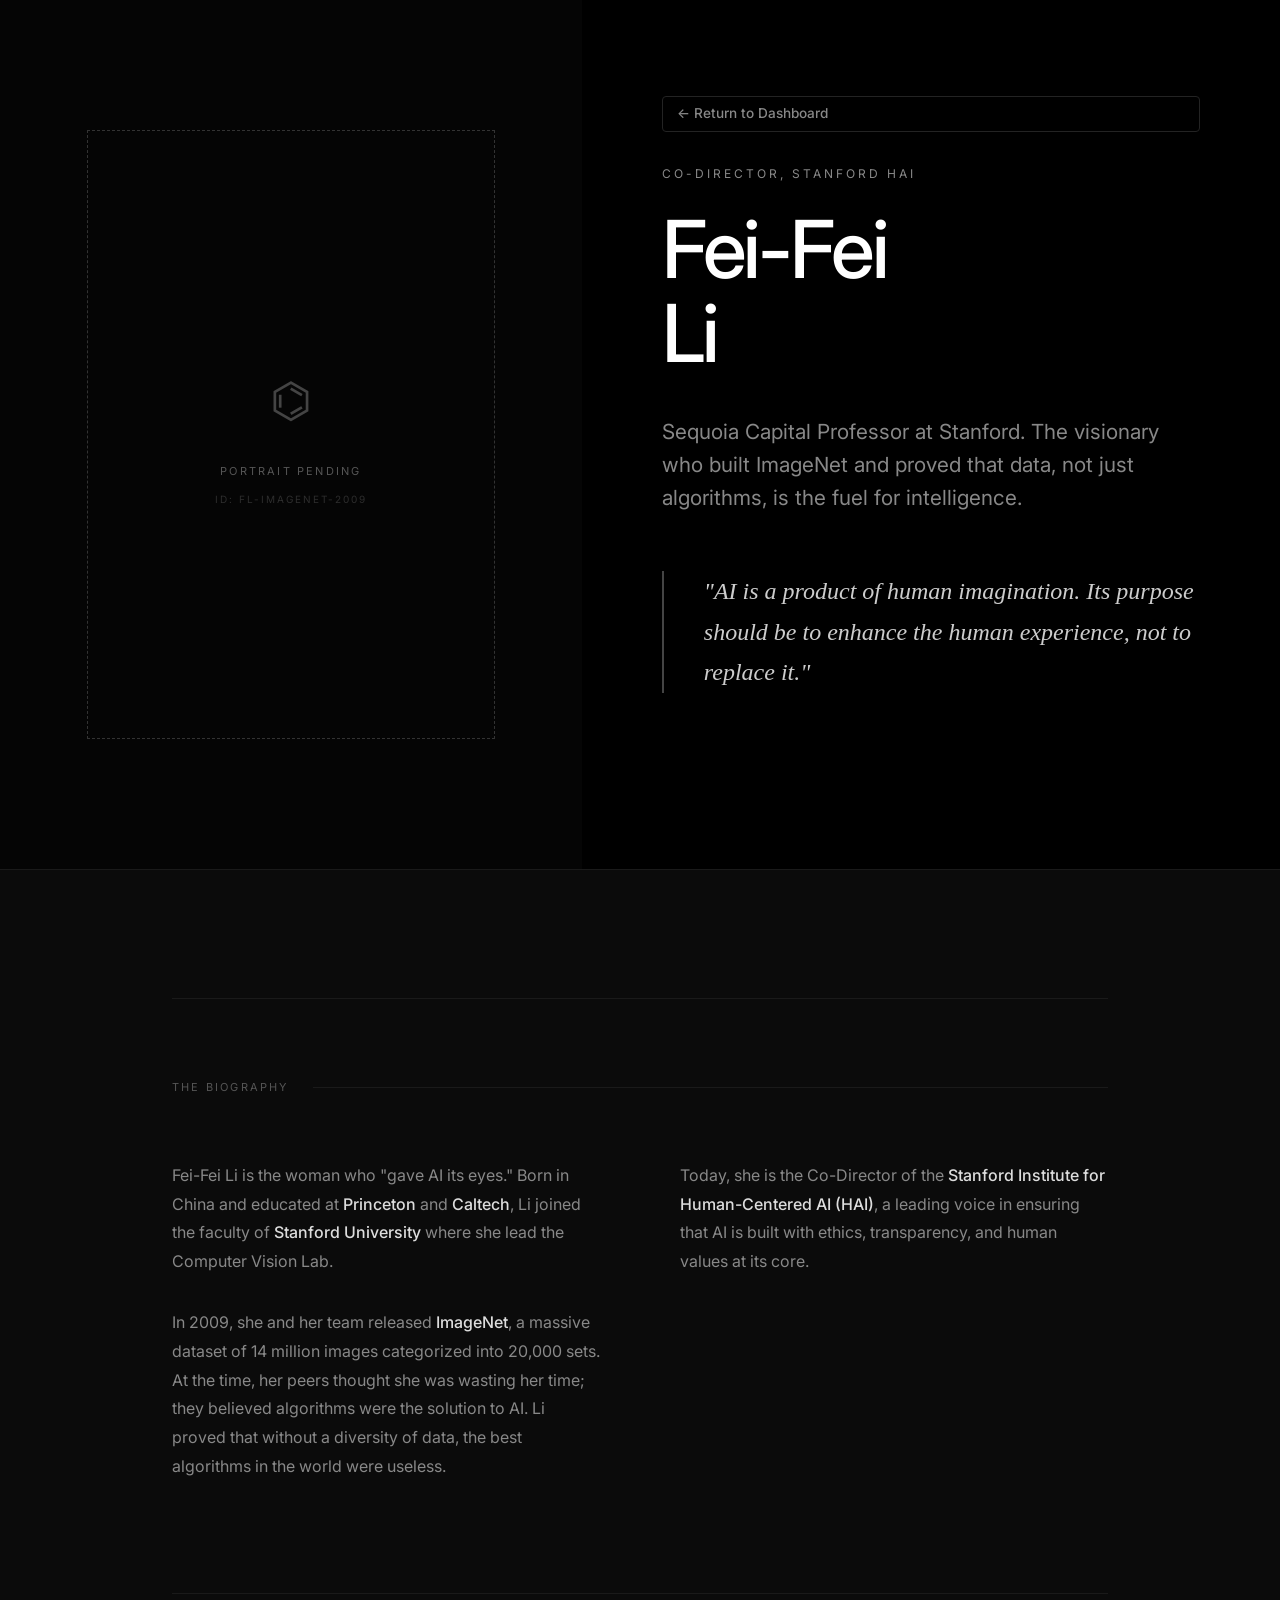
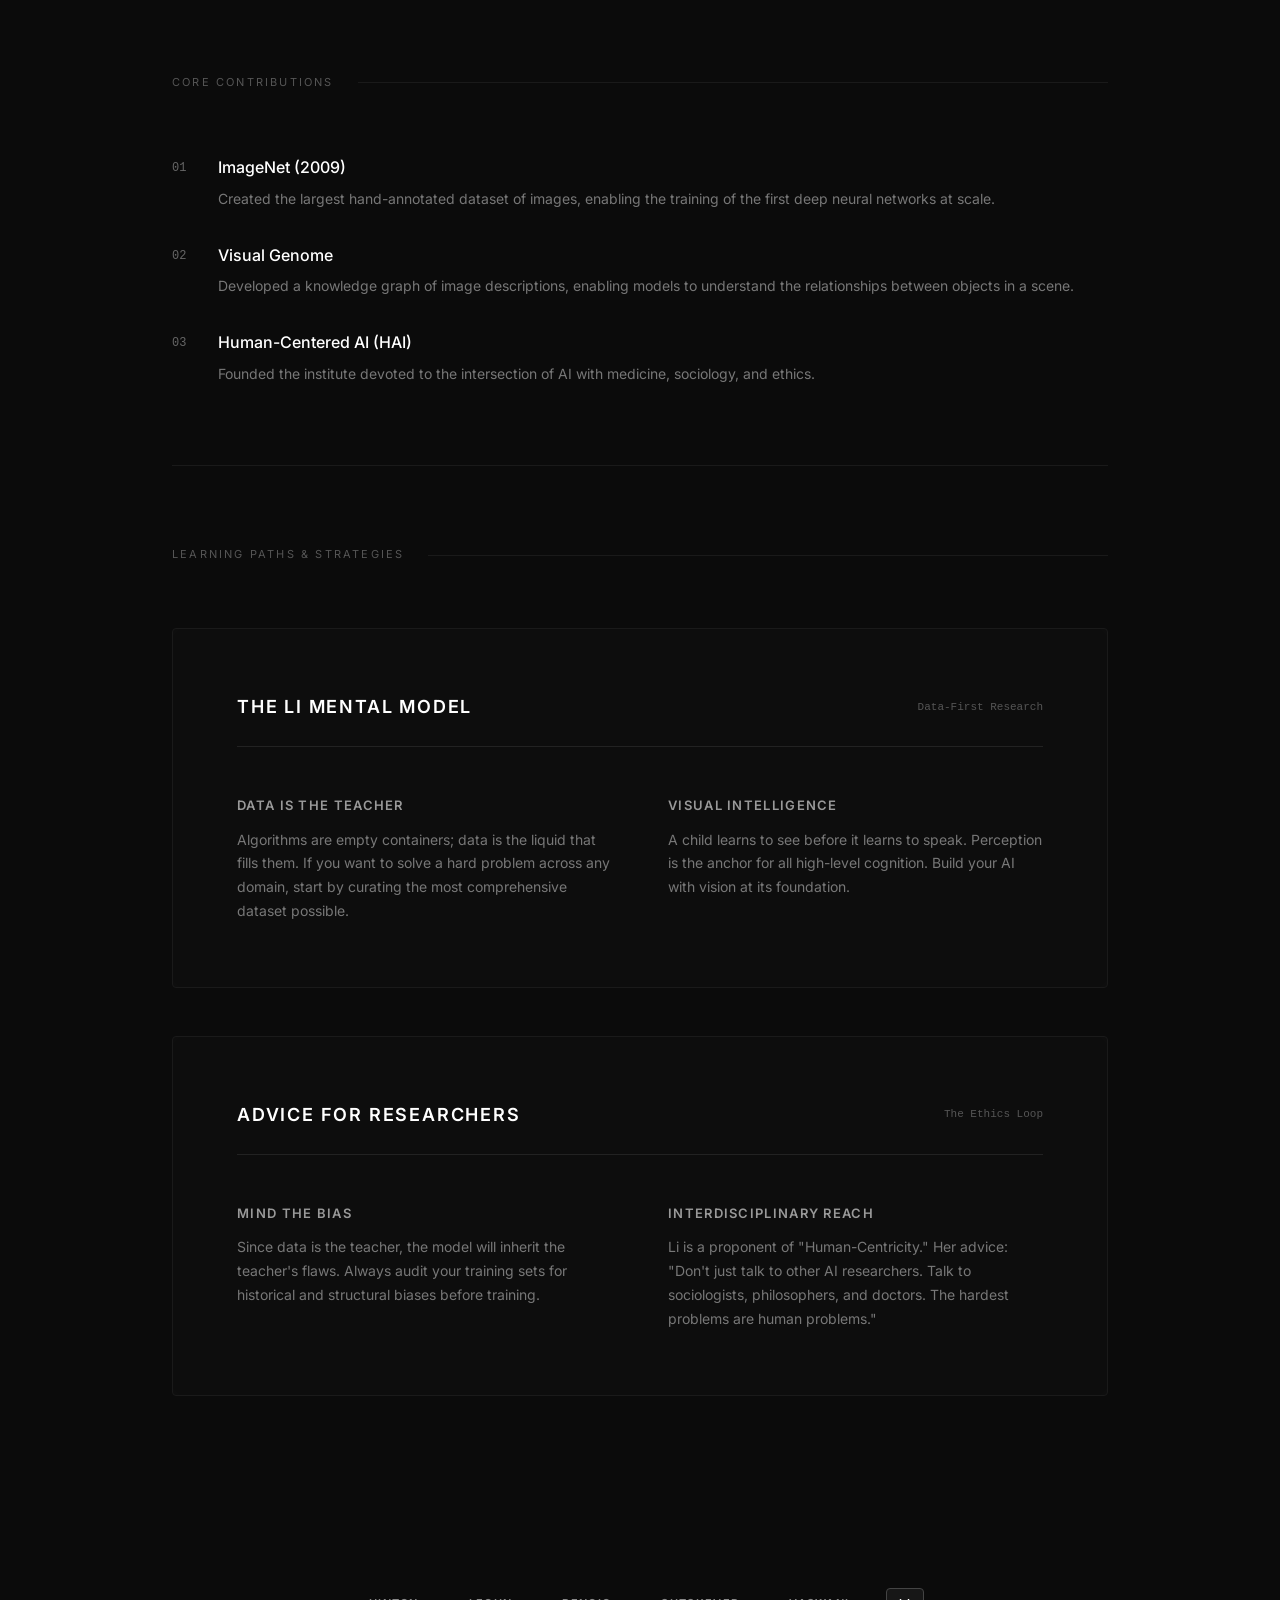
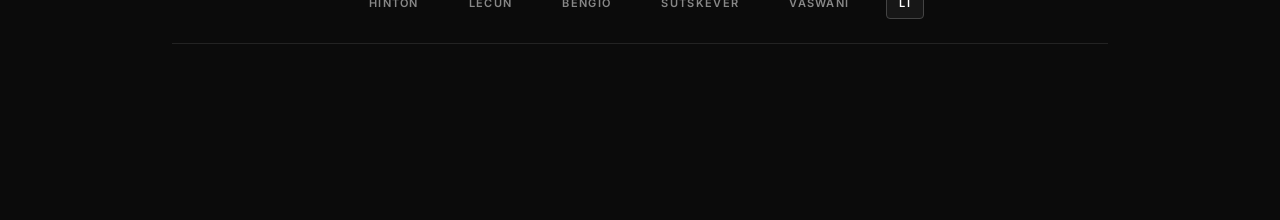
<file: AI Research Eng/minds/fei-fei-li.html>
<!DOCTYPE html>
<html lang="en">
<head>
    <meta charset="UTF-8">
    <meta name="viewport" content="width=device-width, initial-scale=1.0">
    <title>Fei-Fei Li - Great Minds & Pioneers</title>
    <link href="https://fonts.googleapis.com/css2?family=Inter:wght@300;400;500;600&display=swap" rel="stylesheet">
    <link rel="stylesheet" href="../../styles.css">
</head>
<body>

    <div class="mind-profile-hero">
        <div class="mph-image-side">
            <div class="mph-placeholder">
                <div class="mph-placeholder-icon">⌬</div>
                <div class="mph-placeholder-text">Portrait Pending</div>
                <div class="mph-placeholder-text" style="font-size: 10px; opacity: 0.5; margin-top: 10px;">ID: FL-IMAGENET-2009</div>
            </div>
        </div>
        <div class="mph-content-side">
            <a href="../../index.html" class="back-link" style="position: relative; top: 0; left: 0; margin-bottom: 2rem;">&larr; Return to Dashboard</a>
            <div class="mph-label">Co-Director, Stanford HAI</div>
            <h1 class="mph-name">Fei-Fei<br>Li</h1>
            <p class="mph-title">Sequoia Capital Professor at Stanford. The visionary who built ImageNet and proved that data, not just algorithms, is the fuel for intelligence.</p>
            <blockquote class="mph-quote">
                "AI is a product of human imagination. Its purpose should be to enhance the human experience, not to replace it."
            </blockquote>
        </div>
    </div>

    <div class="mind-body-wrapper">
        
        <div class="mb-section">
            <div class="mb-label">The Biography</div>
            <div class="mb-grid">
                <div class="mb-text">
                    <p>Fei-Fei Li is the woman who "gave AI its eyes." Born in China and educated at <strong>Princeton</strong> and <strong>Caltech</strong>, Li joined the faculty of <strong>Stanford University</strong> where she lead the Computer Vision Lab.</p>
                    <p>In 2009, she and her team released <strong>ImageNet</strong>, a massive dataset of 14 million images categorized into 20,000 sets. At the time, her peers thought she was wasting her time; they believed algorithms were the solution to AI. Li proved that without a diversity of data, the best algorithms in the world were useless.</p>
                </div>
                <div class="mb-text">
                    <p>Today, she is the Co-Director of the <strong>Stanford Institute for Human-Centered AI (HAI)</strong>, a leading voice in ensuring that AI is built with ethics, transparency, and human values at its core.</p>
                </div>
            </div>
        </div>

        <div class="mb-section">
            <div class="mb-label">Core Contributions</div>
            <ul class="mb-list">
                <li class="mbl-item">
                    <div class="mbl-icon">01</div>
                    <div class="mbl-content">
                        <div class="mbl-title">ImageNet (2009)</div>
                        <div class="mbl-desc">Created the largest hand-annotated dataset of images, enabling the training of the first deep neural networks at scale.</div>
                    </div>
                </li>
                <li class="mbl-item">
                    <div class="mbl-icon">02</div>
                    <div class="mbl-content">
                        <div class="mbl-title">Visual Genome</div>
                        <div class="mbl-desc">Developed a knowledge graph of image descriptions, enabling models to understand the relationships between objects in a scene.</div>
                    </div>
                </li>
                <li class="mbl-item">
                    <div class="mbl-icon">03</div>
                    <div class="mbl-content">
                        <div class="mbl-title">Human-Centered AI (HAI)</div>
                        <div class="mbl-desc">Founded the institute devoted to the intersection of AI with medicine, sociology, and ethics.</div>
                    </div>
                </li>
            </ul>
        </div>

        <div class="mb-section">
            <div class="mb-label">Learning Paths & Strategies</div>
            
            <div class="strategy-box">
                <div class="sb-header">
                    <div class="sb-title">The Li Mental Model</div>
                    <div class="sb-tag">Data-First Research</div>
                </div>
                <div class="sb-grid">
                    <div class="sb-item">
                        <div class="sbi-title">Data is the Teacher</div>
                        <div class="sbi-desc">Algorithms are empty containers; data is the liquid that fills them. If you want to solve a hard problem across any domain, start by curating the most comprehensive dataset possible.</div>
                    </div>
                    <div class="sb-item">
                        <div class="sbi-title">Visual Intelligence</div>
                        <div class="sbi-desc">A child learns to see before it learns to speak. Perception is the anchor for all high-level cognition. Build your AI with vision at its foundation.</div>
                    </div>
                </div>
            </div>

            <div class="strategy-box">
                <div class="sb-header">
                    <div class="sb-title">Advice for Researchers</div>
                    <div class="sb-tag">The Ethics Loop</div>
                </div>
                <div class="sb-grid">
                    <div class="sb-item">
                        <div class="sbi-title">Mind the Bias</div>
                        <div class="sbi-desc">Since data is the teacher, the model will inherit the teacher's flaws. Always audit your training sets for historical and structural biases before training.</div>
                    </div>
                    <div class="sb-item">
                        <div class="sbi-title">Interdisciplinary Reach</div>
                        <div class="sbi-desc">Li is a proponent of "Human-Centricity." Her advice: "Don't just talk to other AI researchers. Talk to sociologists, philosophers, and doctors. The hardest problems are human problems."</div>
                    </div>
                </div>
            </div>

        </div>

        <nav class="phase-header-nav" style="margin-top: 4rem;">
            <a href="geoffrey-hinton.html" class="phn-link">Hinton</a>
            <a href="yann-lecun.html" class="phn-link">LeCun</a>
            <a href="yoshua-bengio.html" class="phn-link">Bengio</a>
            <a href="ilya-sutskever.html" class="phn-link">Sutskever</a>
            <a href="ashish-vaswani.html" class="phn-link">Vaswani</a>
            <a href="fei-fei-li.html" class="phn-link active">Li</a>
        </nav>

    </div>

</body>
</html>
</file>
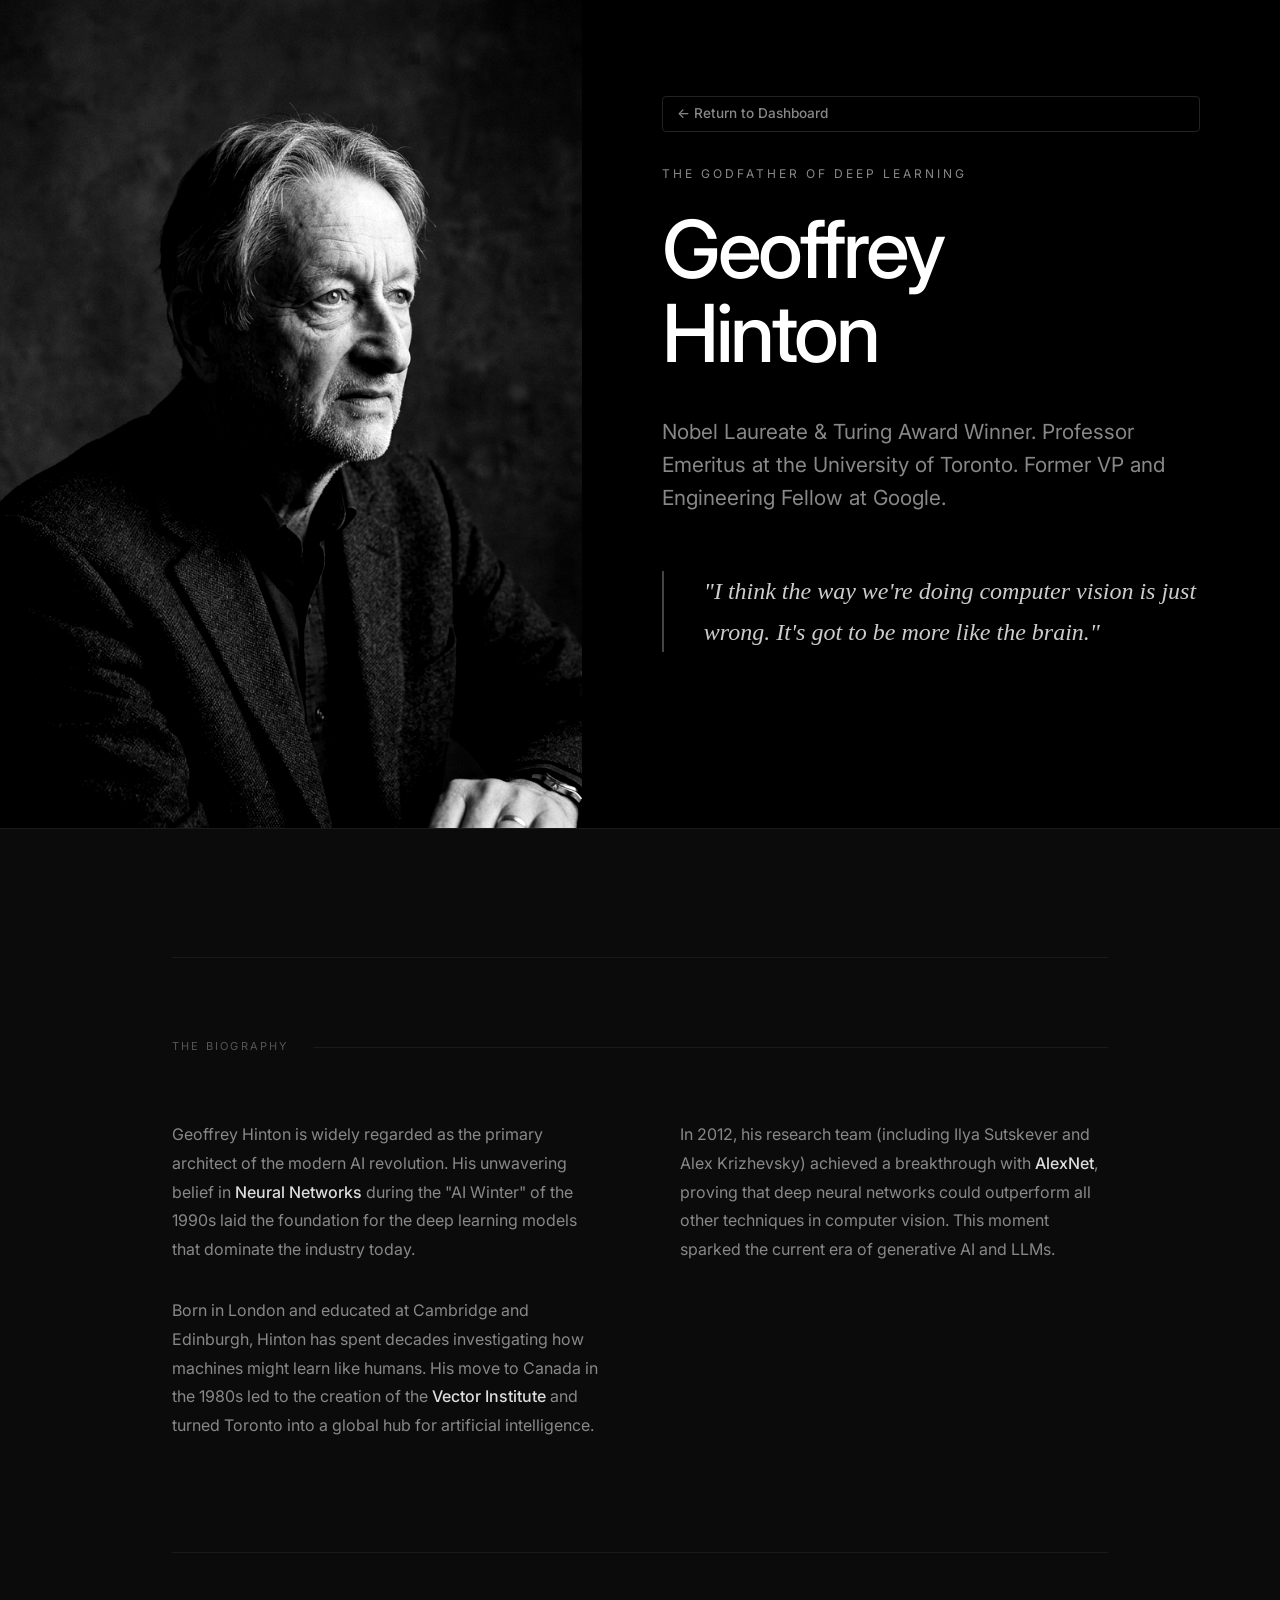
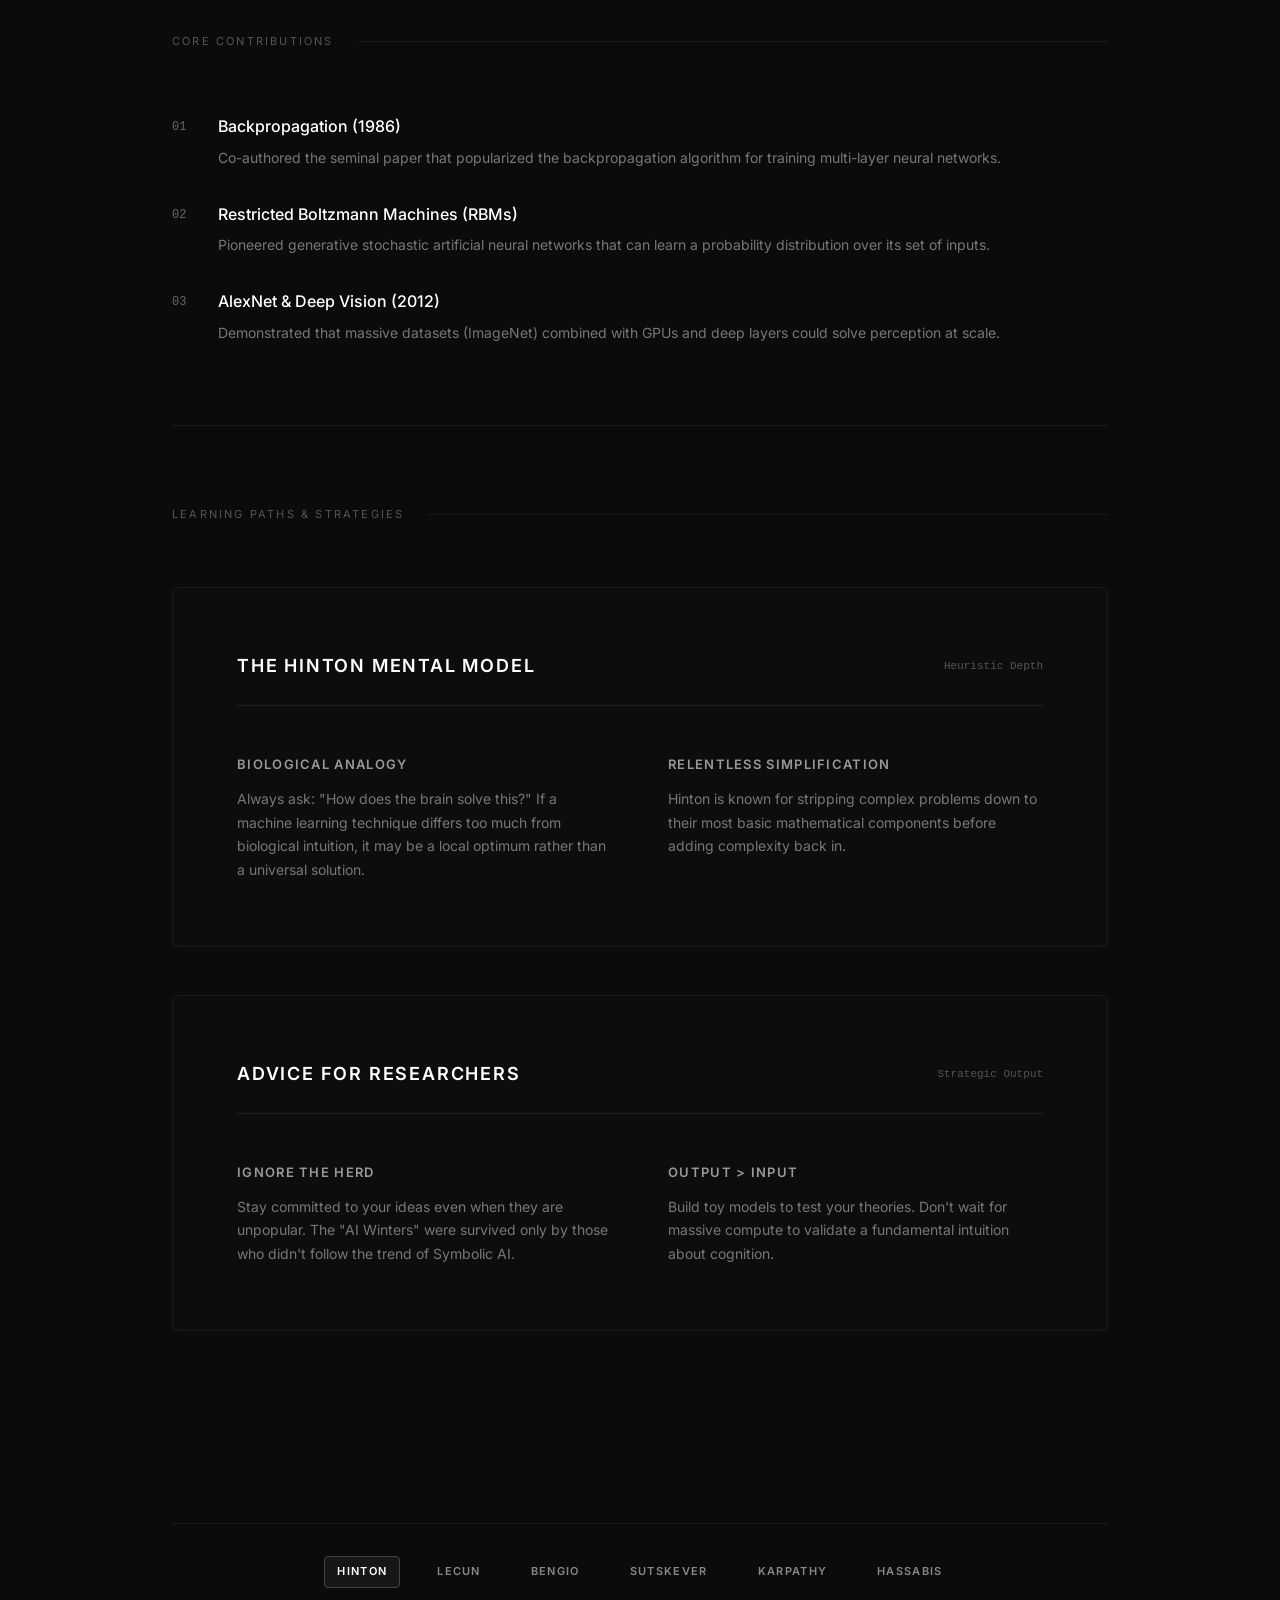
<file: AI Research Eng/minds/geoffrey-hinton.html>
<!DOCTYPE html>
<html lang="en">
<head>
    <meta charset="UTF-8">
    <meta name="viewport" content="width=device-width, initial-scale=1.0">
    <title>Geoffrey Hinton - Great Minds & Pioneers</title>
    <link href="https://fonts.googleapis.com/css2?family=Inter:wght@300;400;500;600&display=swap" rel="stylesheet">
    <link rel="stylesheet" href="../../styles.css">
</head>
<body>

    <div class="mind-profile-hero">
        <div class="mph-image-side">
            <img src="hinton.png" alt="Geoffrey Hinton">
        </div>
        <div class="mph-content-side">
            <a href="../../index.html" class="back-link" style="position: relative; top: 0; left: 0; margin-bottom: 2rem;">&larr; Return to Dashboard</a>
            <div class="mph-label">The Godfather of Deep Learning</div>
            <h1 class="mph-name">Geoffrey<br>Hinton</h1>
            <p class="mph-title">Nobel Laureate & Turing Award Winner. Professor Emeritus at the University of Toronto. Former VP and Engineering Fellow at Google.</p>
            <blockquote class="mph-quote">
                "I think the way we're doing computer vision is just wrong. It's got to be more like the brain."
            </blockquote>
        </div>
    </div>

    <div class="mind-body-wrapper">
        
        <div class="mb-section">
            <div class="mb-label">The Biography</div>
            <div class="mb-grid">
                <div class="mb-text">
                    <p>Geoffrey Hinton is widely regarded as the primary architect of the modern AI revolution. His unwavering belief in <strong>Neural Networks</strong> during the "AI Winter" of the 1990s laid the foundation for the deep learning models that dominate the industry today.</p>
                    <p>Born in London and educated at Cambridge and Edinburgh, Hinton has spent decades investigating how machines might learn like humans. His move to Canada in the 1980s led to the creation of the <strong>Vector Institute</strong> and turned Toronto into a global hub for artificial intelligence.</p>
                </div>
                <div class="mb-text">
                    <p>In 2012, his research team (including Ilya Sutskever and Alex Krizhevsky) achieved a breakthrough with <strong>AlexNet</strong>, proving that deep neural networks could outperform all other techniques in computer vision. This moment sparked the current era of generative AI and LLMs.</p>
                </div>
            </div>
        </div>

        <div class="mb-section">
            <div class="mb-label">Core Contributions</div>
            <ul class="mb-list">
                <li class="mbl-item">
                    <div class="mbl-icon">01</div>
                    <div class="mbl-content">
                        <div class="mbl-title">Backpropagation (1986)</div>
                        <div class="mbl-desc">Co-authored the seminal paper that popularized the backpropagation algorithm for training multi-layer neural networks.</div>
                    </div>
                </li>
                <li class="mbl-item">
                    <div class="mbl-icon">02</div>
                    <div class="mbl-content">
                        <div class="mbl-title">Restricted Boltzmann Machines (RBMs)</div>
                        <div class="mbl-desc">Pioneered generative stochastic artificial neural networks that can learn a probability distribution over its set of inputs.</div>
                    </div>
                </li>
                <li class="mbl-item">
                    <div class="mbl-icon">03</div>
                    <div class="mbl-content">
                        <div class="mbl-title">AlexNet & Deep Vision (2012)</div>
                        <div class="mbl-desc">Demonstrated that massive datasets (ImageNet) combined with GPUs and deep layers could solve perception at scale.</div>
                    </div>
                </li>
            </ul>
        </div>

        <div class="mb-section">
            <div class="mb-label">Learning Paths & Strategies</div>
            
            <div class="strategy-box">
                <div class="sb-header">
                    <div class="sb-title">The Hinton Mental Model</div>
                    <div class="sb-tag">Heuristic Depth</div>
                </div>
                <div class="sb-grid">
                    <div class="sb-item">
                        <div class="sbi-title">Biological Analogy</div>
                        <div class="sbi-desc">Always ask: "How does the brain solve this?" If a machine learning technique differs too much from biological intuition, it may be a local optimum rather than a universal solution.</div>
                    </div>
                    <div class="sb-item">
                        <div class="sbi-title">Relentless Simplification</div>
                        <div class="sbi-desc">Hinton is known for stripping complex problems down to their most basic mathematical components before adding complexity back in.</div>
                    </div>
                </div>
            </div>

            <div class="strategy-box">
                <div class="sb-header">
                    <div class="sb-title">Advice for Researchers</div>
                    <div class="sb-tag">Strategic Output</div>
                </div>
                <div class="sb-grid">
                    <div class="sb-item">
                        <div class="sbi-title">Ignore the Herd</div>
                        <div class="sbi-desc">Stay committed to your ideas even when they are unpopular. The "AI Winters" were survived only by those who didn't follow the trend of Symbolic AI.</div>
                    </div>
                    <div class="sb-item">
                        <div class="sbi-title">Output > Input</div>
                        <div class="sbi-desc">Build toy models to test your theories. Don't wait for massive compute to validate a fundamental intuition about cognition.</div>
                    </div>
                </div>
            </div>

        </div>

        <nav class="phase-header-nav" style="margin-top: 4rem; border-top: 1px solid #1a1a1a; padding-top: 2rem;">
            <a href="geoffrey-hinton.html" class="phn-link active">Hinton</a>
            <a href="yann-lecun.html" class="phn-link">LeCun</a>
            <a href="yoshua-bengio.html" class="phn-link">Bengio</a>
            <a href="ilya-sutskever.html" class="phn-link">Sutskever</a>
            <a href="andrej-karpathy.html" class="phn-link">Karpathy</a>
            <a href="demis-hassabis.html" class="phn-link">Hassabis</a>
        </nav>

    </div>

</body>
</html>
</file>
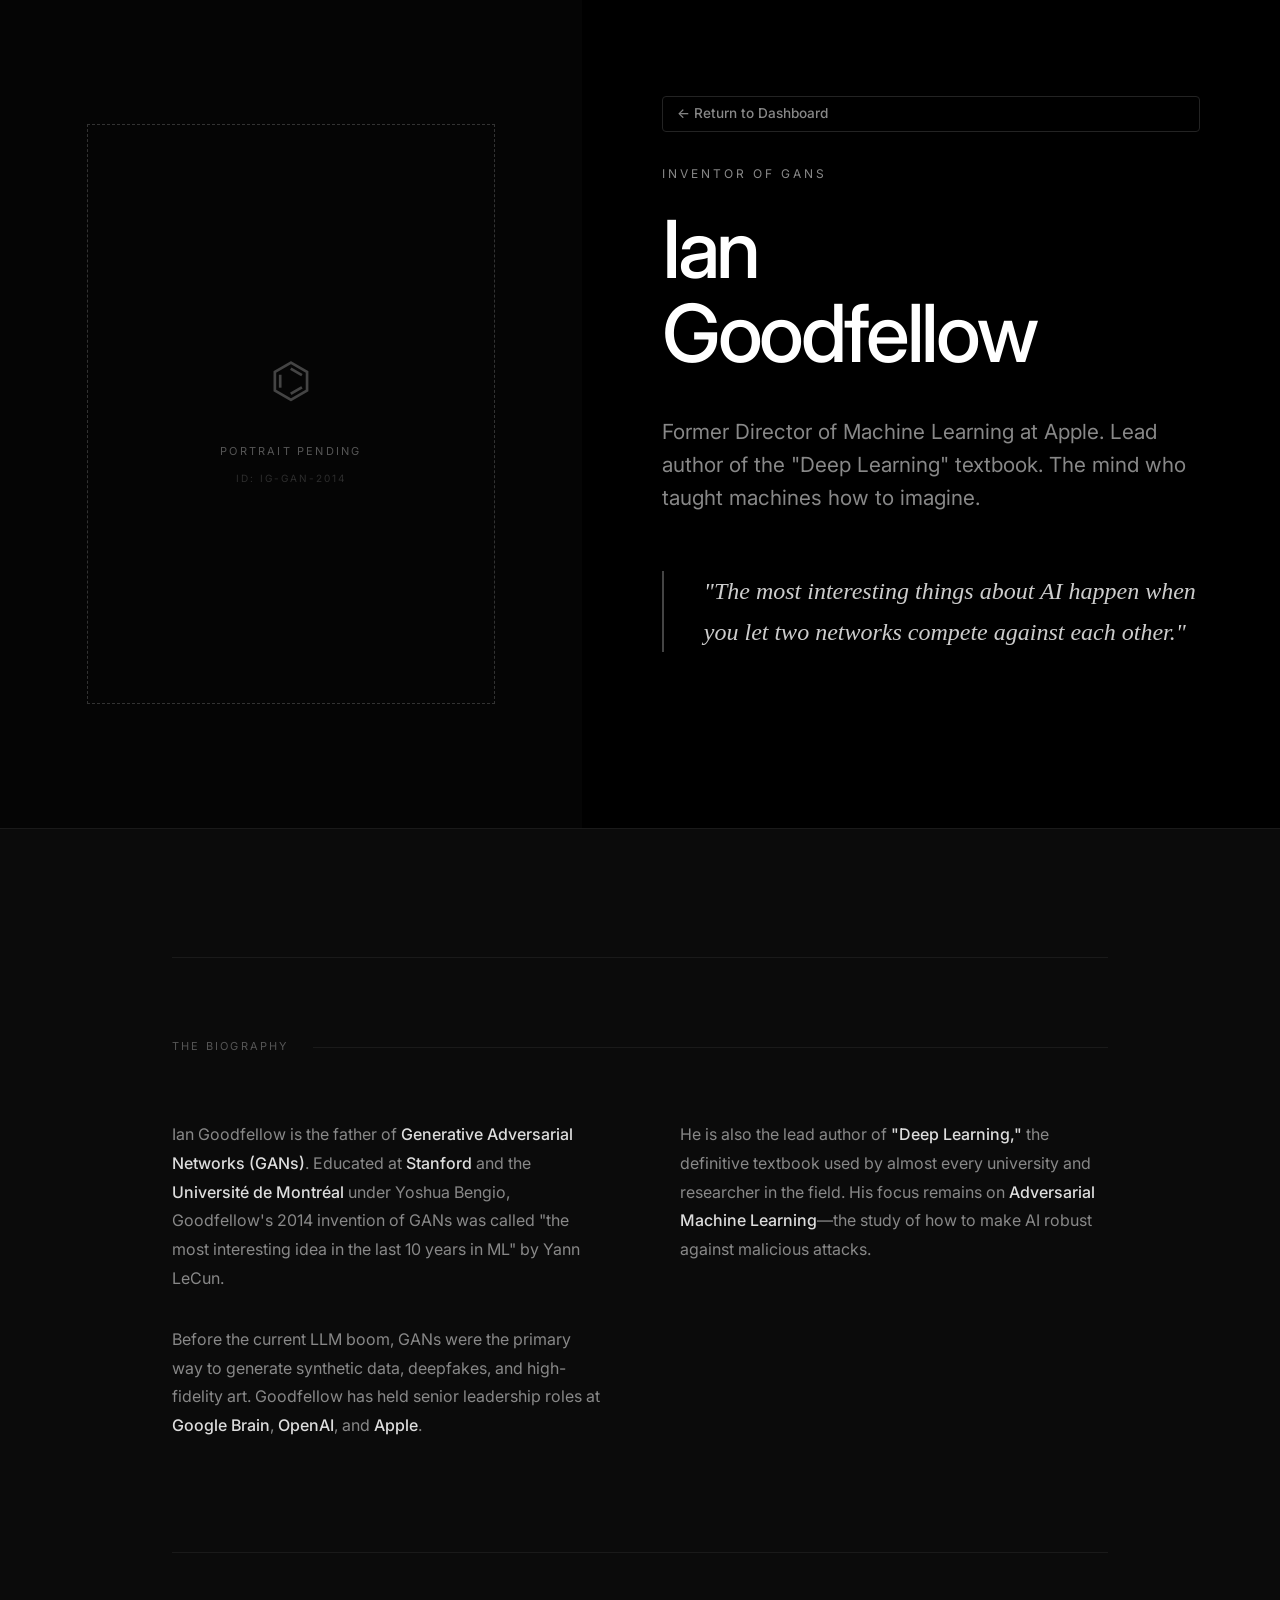
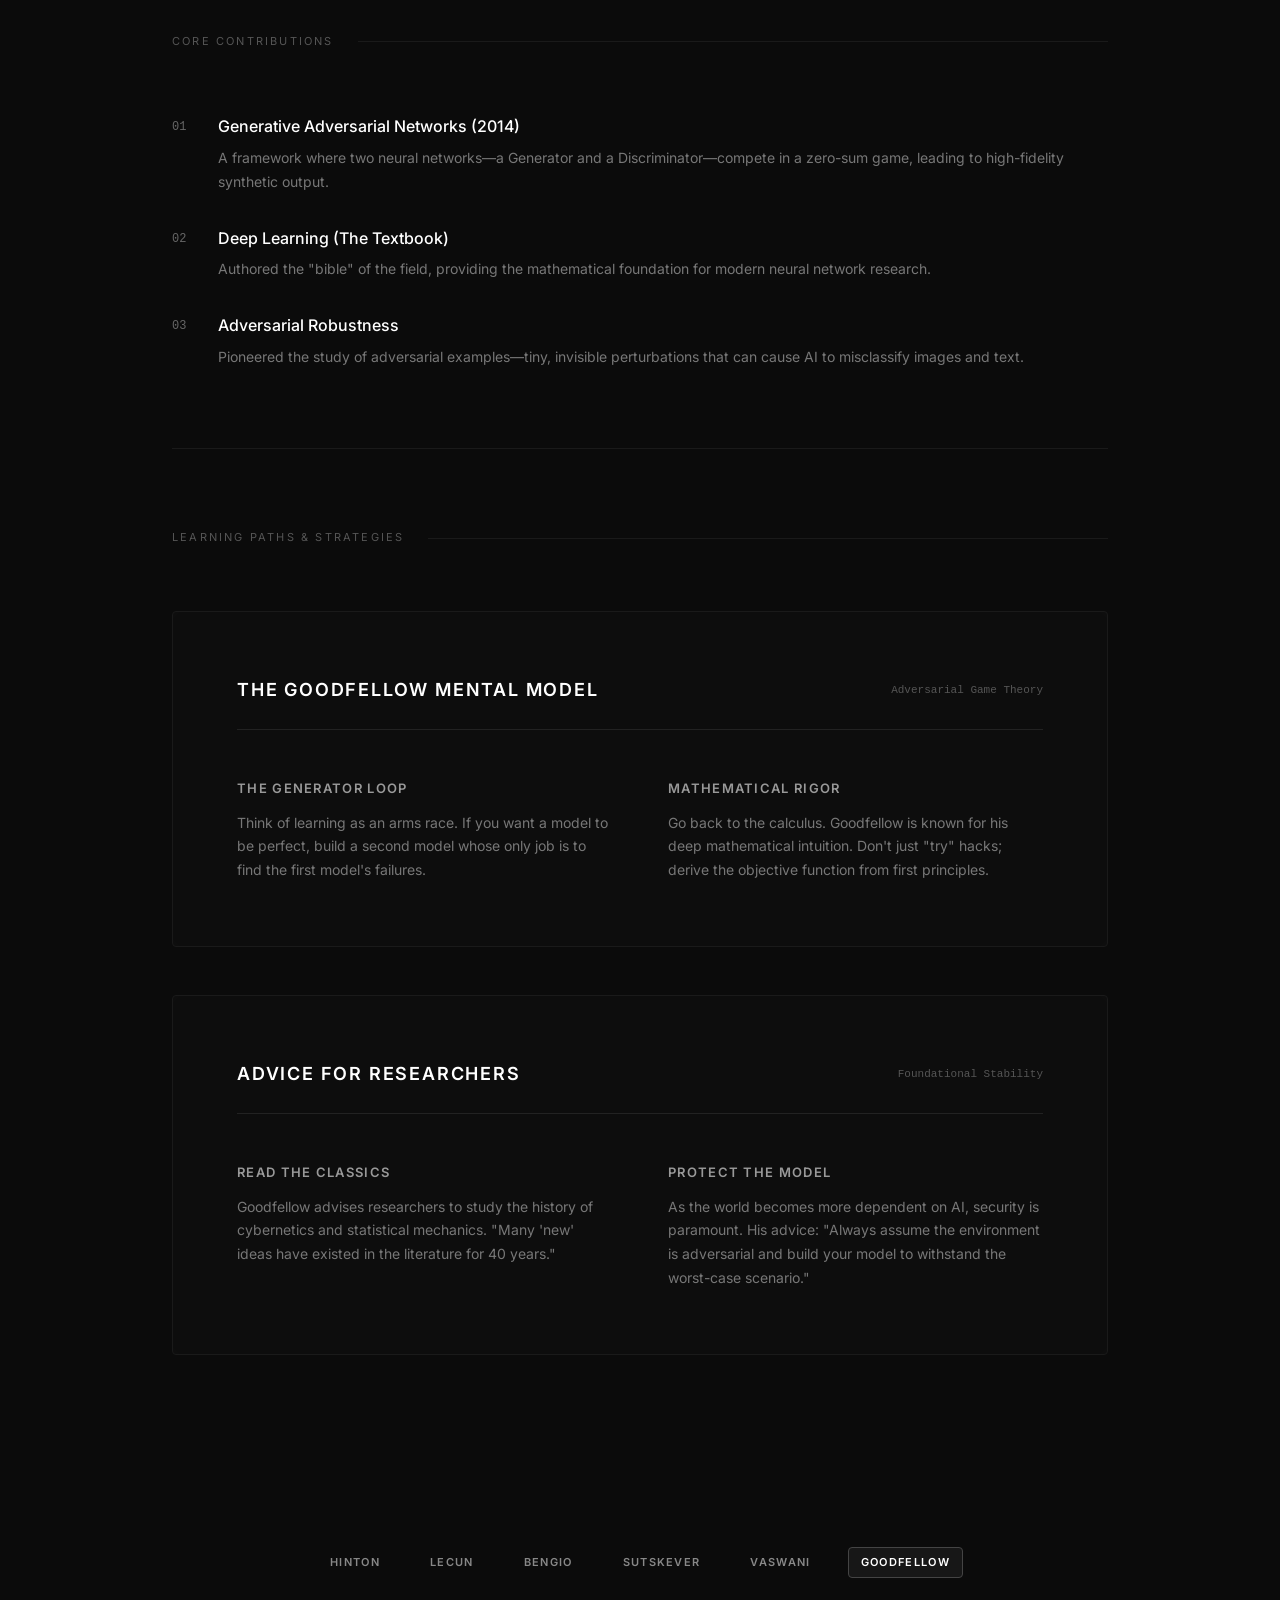
<file: AI Research Eng/minds/ian-goodfellow.html>
<!DOCTYPE html>
<html lang="en">
<head>
    <meta charset="UTF-8">
    <meta name="viewport" content="width=device-width, initial-scale=1.0">
    <title>Ian Goodfellow - Great Minds & Pioneers</title>
    <link href="https://fonts.googleapis.com/css2?family=Inter:wght@300;400;500;600&display=swap" rel="stylesheet">
    <link rel="stylesheet" href="../../styles.css">
</head>
<body>

    <div class="mind-profile-hero">
        <div class="mph-image-side">
            <div class="mph-placeholder">
                <div class="mph-placeholder-icon">⌬</div>
                <div class="mph-placeholder-text">Portrait Pending</div>
                <div class="mph-placeholder-text" style="font-size: 10px; opacity: 0.5; margin-top: 10px;">ID: IG-GAN-2014</div>
            </div>
        </div>
        <div class="mph-content-side">
            <a href="../../index.html" class="back-link" style="position: relative; top: 0; left: 0; margin-bottom: 2rem;">&larr; Return to Dashboard</a>
            <div class="mph-label">Inventor of GANs</div>
            <h1 class="mph-name">Ian<br>Goodfellow</h1>
            <p class="mph-title">Former Director of Machine Learning at Apple. Lead author of the "Deep Learning" textbook. The mind who taught machines how to imagine.</p>
            <blockquote class="mph-quote">
                "The most interesting things about AI happen when you let two networks compete against each other."
            </blockquote>
        </div>
    </div>

    <div class="mind-body-wrapper">
        
        <div class="mb-section">
            <div class="mb-label">The Biography</div>
            <div class="mb-grid">
                <div class="mb-text">
                    <p>Ian Goodfellow is the father of <strong>Generative Adversarial Networks (GANs)</strong>. Educated at <strong>Stanford</strong> and the <strong>Université de Montréal</strong> under Yoshua Bengio, Goodfellow's 2014 invention of GANs was called "the most interesting idea in the last 10 years in ML" by Yann LeCun.</p>
                    <p>Before the current LLM boom, GANs were the primary way to generate synthetic data, deepfakes, and high-fidelity art. Goodfellow has held senior leadership roles at <strong>Google Brain</strong>, <strong>OpenAI</strong>, and <strong>Apple</strong>.</p>
                </div>
                <div class="mb-text">
                    <p>He is also the lead author of <strong>"Deep Learning,"</strong> the definitive textbook used by almost every university and researcher in the field. His focus remains on <strong>Adversarial Machine Learning</strong>—the study of how to make AI robust against malicious attacks.</p>
                </div>
            </div>
        </div>

        <div class="mb-section">
            <div class="mb-label">Core Contributions</div>
            <ul class="mb-list">
                <li class="mbl-item">
                    <div class="mbl-icon">01</div>
                    <div class="mbl-content">
                        <div class="mbl-title">Generative Adversarial Networks (2014)</div>
                        <div class="mbl-desc">A framework where two neural networks—a Generator and a Discriminator—compete in a zero-sum game, leading to high-fidelity synthetic output.</div>
                    </div>
                </li>
                <li class="mbl-item">
                    <div class="mbl-icon">02</div>
                    <div class="mbl-content">
                        <div class="mbl-title">Deep Learning (The Textbook)</div>
                        <div class="mbl-desc">Authored the "bible" of the field, providing the mathematical foundation for modern neural network research.</div>
                    </div>
                </li>
                <li class="mbl-item">
                    <div class="mbl-icon">03</div>
                    <div class="mbl-content">
                        <div class="mbl-title">Adversarial Robustness</div>
                        <div class="mbl-desc">Pioneered the study of adversarial examples—tiny, invisible perturbations that can cause AI to misclassify images and text.</div>
                    </div>
                </li>
            </ul>
        </div>

        <div class="mb-section">
            <div class="mb-label">Learning Paths & Strategies</div>
            
            <div class="strategy-box">
                <div class="sb-header">
                    <div class="sb-title">The Goodfellow Mental Model</div>
                    <div class="sb-tag">Adversarial Game Theory</div>
                </div>
                <div class="sb-grid">
                    <div class="sb-item">
                        <div class="sbi-title">The Generator Loop</div>
                        <div class="sbi-desc">Think of learning as an arms race. If you want a model to be perfect, build a second model whose only job is to find the first model's failures.</div>
                    </div>
                    <div class="sb-item">
                        <div class="sbi-title">Mathematical Rigor</div>
                        <div class="sbi-desc">Go back to the calculus. Goodfellow is known for his deep mathematical intuition. Don't just "try" hacks; derive the objective function from first principles.</div>
                    </div>
                </div>
            </div>

            <div class="strategy-box">
                <div class="sb-header">
                    <div class="sb-title">Advice for Researchers</div>
                    <div class="sb-tag">Foundational Stability</div>
                </div>
                <div class="sb-grid">
                    <div class="sb-item">
                        <div class="sbi-title">Read the Classics</div>
                        <div class="sbi-desc">Goodfellow advises researchers to study the history of cybernetics and statistical mechanics. "Many 'new' ideas have existed in the literature for 40 years."</div>
                    </div>
                    <div class="sb-item">
                        <div class="sbi-title">Protect the Model</div>
                        <div class="sbi-desc">As the world becomes more dependent on AI, security is paramount. His advice: "Always assume the environment is adversarial and build your model to withstand the worst-case scenario."</div>
                    </div>
                </div>
            </div>

        </div>

        <nav class="phase-header-nav" style="margin-top: 4rem;">
            <a href="geoffrey-hinton.html" class="phn-link">Hinton</a>
            <a href="yann-lecun.html" class="phn-link">LeCun</a>
            <a href="yoshua-bengio.html" class="phn-link">Bengio</a>
            <a href="ilya-sutskever.html" class="phn-link">Sutskever</a>
            <a href="ashish-vaswani.html" class="phn-link">Vaswani</a>
            <a href="ian-goodfellow.html" class="phn-link active">Goodfellow</a>
        </nav>

    </div>

</body>
</html>
</file>
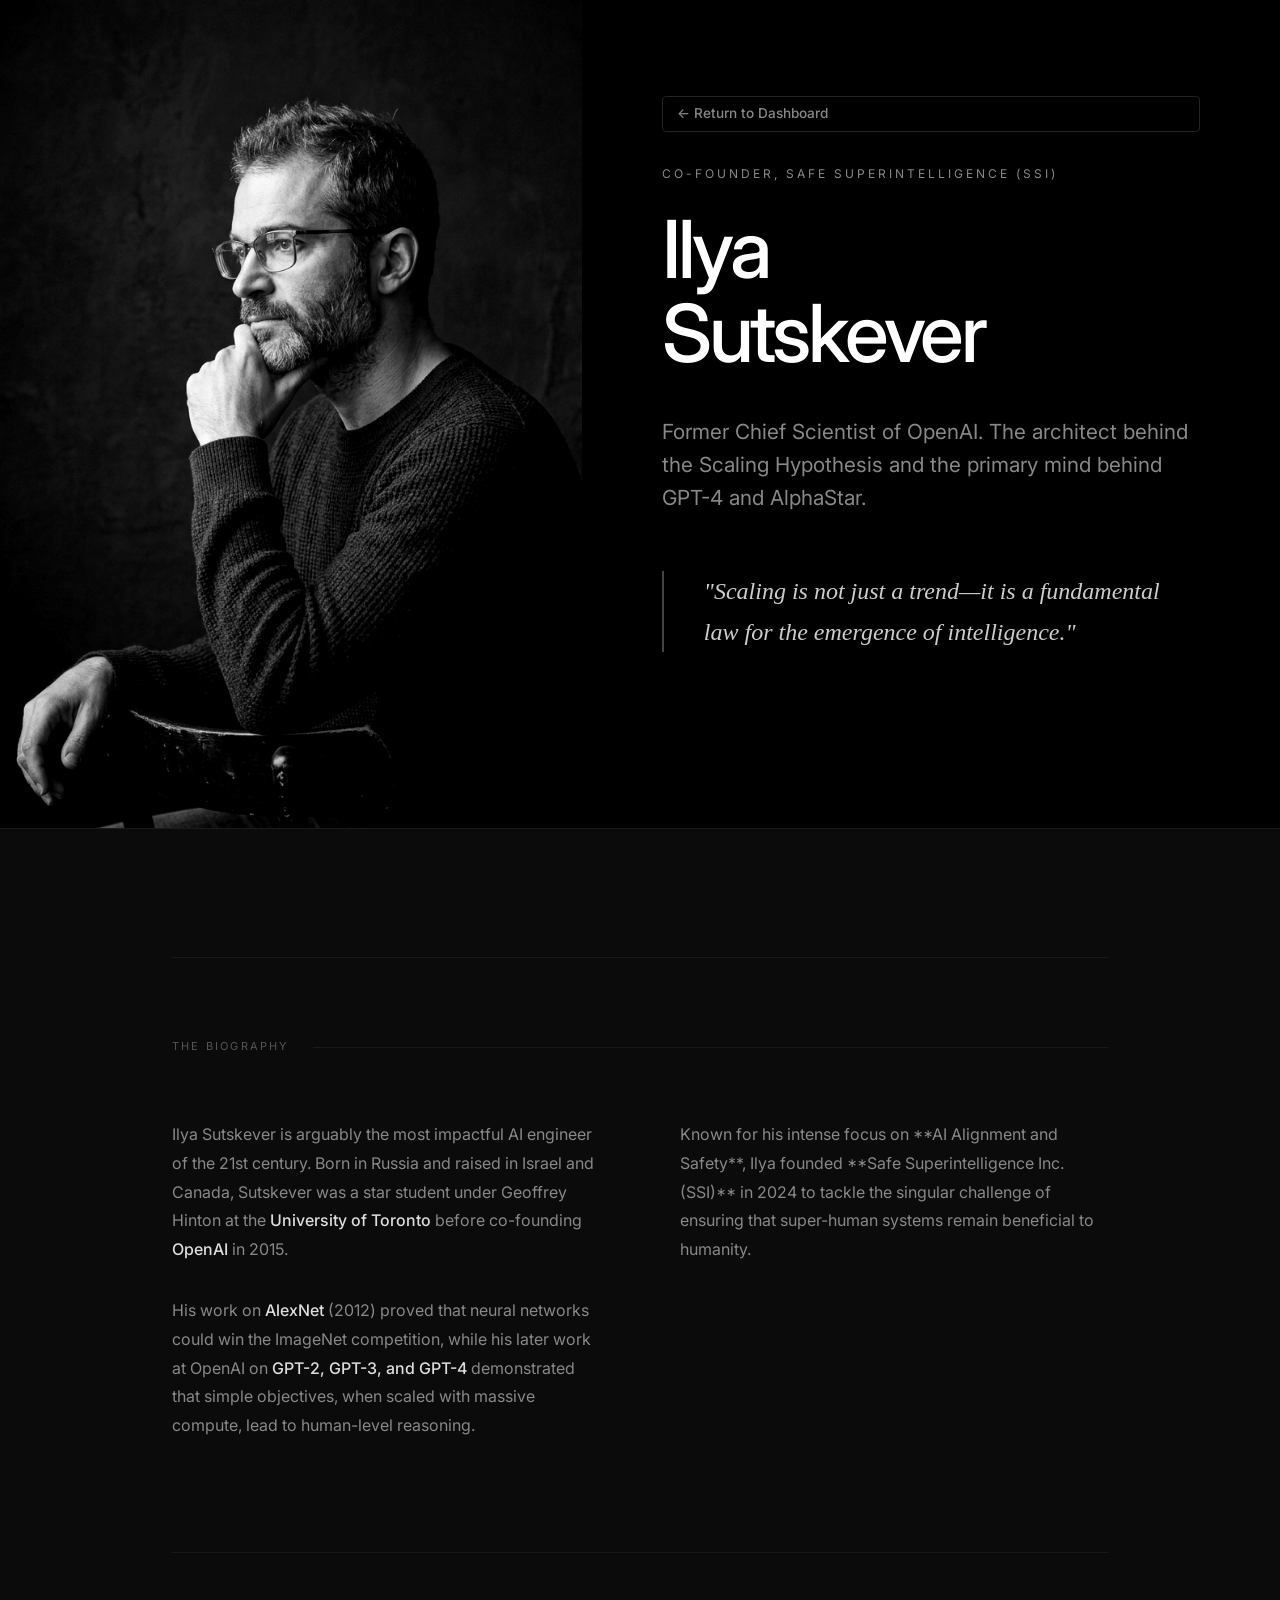
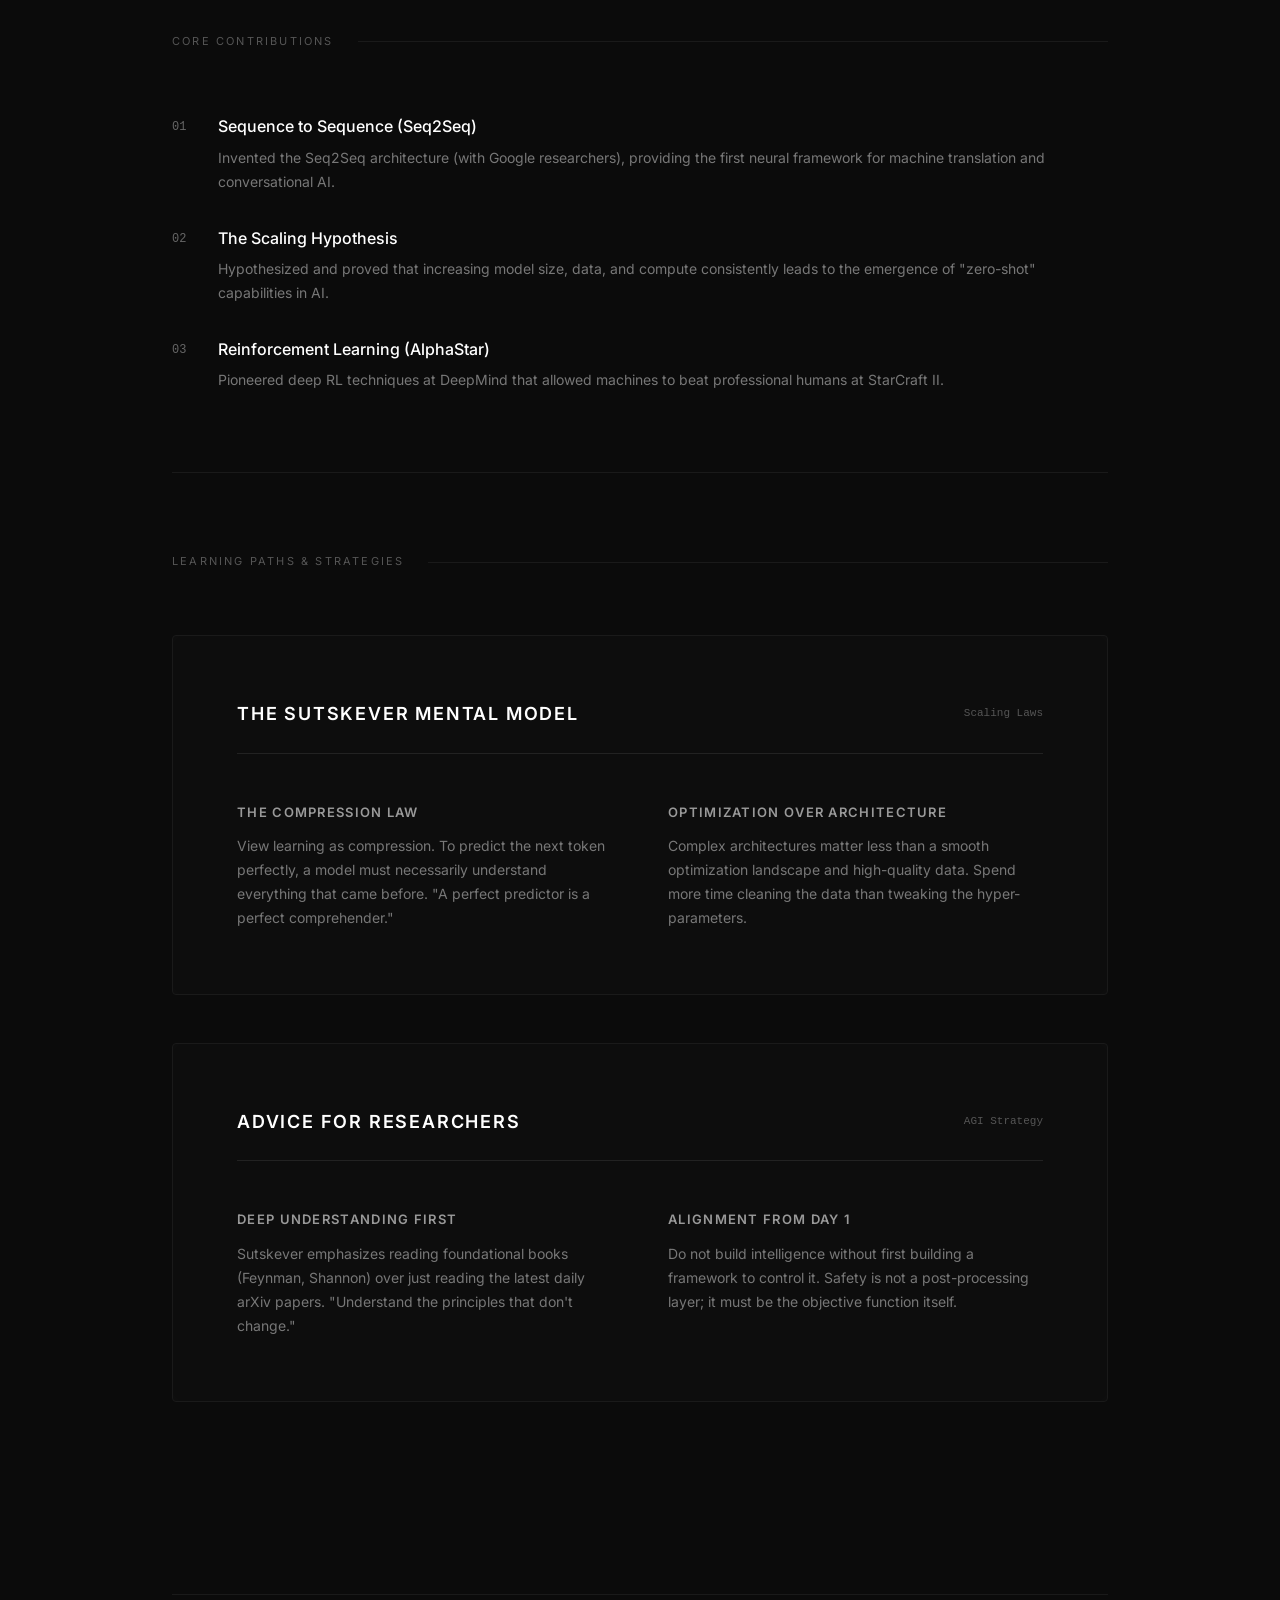
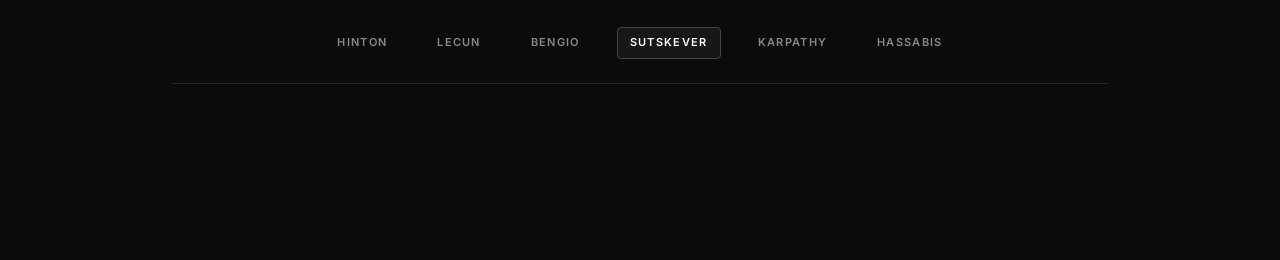
<file: AI Research Eng/minds/ilya-sutskever.html>
<!DOCTYPE html>
<html lang="en">
<head>
    <meta charset="UTF-8">
    <meta name="viewport" content="width=device-width, initial-scale=1.0">
    <title>Ilya Sutskever - Great Minds & Pioneers</title>
    <link href="https://fonts.googleapis.com/css2?family=Inter:wght@300;400;500;600&display=swap" rel="stylesheet">
    <link rel="stylesheet" href="../../styles.css">
</head>
<body>

    <div class="mind-profile-hero">
        <div class="mph-image-side">
            <img src="sutskever.png" alt="Ilya Sutskever">
        </div>
        <div class="mph-content-side">
            <a href="../../index.html" class="back-link" style="position: relative; top: 0; left: 0; margin-bottom: 2rem;">&larr; Return to Dashboard</a>
            <div class="mph-label">Co-founder, Safe Superintelligence (SSI)</div>
            <h1 class="mph-name">Ilya<br>Sutskever</h1>
            <p class="mph-title">Former Chief Scientist of OpenAI. The architect behind the Scaling Hypothesis and the primary mind behind GPT-4 and AlphaStar.</p>
            <blockquote class="mph-quote">
                "Scaling is not just a trend—it is a fundamental law for the emergence of intelligence."
            </blockquote>
        </div>
    </div>

    <div class="mind-body-wrapper">
        
        <div class="mb-section">
            <div class="mb-label">The Biography</div>
            <div class="mb-grid">
                <div class="mb-text">
                    <p>Ilya Sutskever is arguably the most impactful AI engineer of the 21st century. Born in Russia and raised in Israel and Canada, Sutskever was a star student under Geoffrey Hinton at the <strong>University of Toronto</strong> before co-founding <strong>OpenAI</strong> in 2015.</p>
                    <p>His work on <strong>AlexNet</strong> (2012) proved that neural networks could win the ImageNet competition, while his later work at OpenAI on <strong>GPT-2, GPT-3, and GPT-4</strong> demonstrated that simple objectives, when scaled with massive compute, lead to human-level reasoning.</p>
                </div>
                <div class="mb-text">
                    <p>Known for his intense focus on **AI Alignment and Safety**, Ilya founded **Safe Superintelligence Inc. (SSI)** in 2024 to tackle the singular challenge of ensuring that super-human systems remain beneficial to humanity.</p>
                </div>
            </div>
        </div>

        <div class="mb-section">
            <div class="mb-label">Core Contributions</div>
            <ul class="mb-list">
                <li class="mbl-item">
                    <div class="mbl-icon">01</div>
                    <div class="mbl-content">
                        <div class="mbl-title">Sequence to Sequence (Seq2Seq)</div>
                        <div class="mbl-desc">Invented the Seq2Seq architecture (with Google researchers), providing the first neural framework for machine translation and conversational AI.</div>
                    </div>
                </li>
                <li class="mbl-item">
                    <div class="mbl-icon">02</div>
                    <div class="mbl-content">
                        <div class="mbl-title">The Scaling Hypothesis</div>
                        <div class="mbl-desc">Hypothesized and proved that increasing model size, data, and compute consistently leads to the emergence of "zero-shot" capabilities in AI.</div>
                    </div>
                </li>
                <li class="mbl-item">
                    <div class="mbl-icon">03</div>
                    <div class="mbl-content">
                        <div class="mbl-title">Reinforcement Learning (AlphaStar)</div>
                        <div class="mbl-desc">Pioneered deep RL techniques at DeepMind that allowed machines to beat professional humans at StarCraft II.</div>
                    </div>
                </li>
            </ul>
        </div>

        <div class="mb-section">
            <div class="mb-label">Learning Paths & Strategies</div>
            
            <div class="strategy-box">
                <div class="sb-header">
                    <div class="sb-title">The Sutskever Mental Model</div>
                    <div class="sb-tag">Scaling Laws</div>
                </div>
                <div class="sb-grid">
                    <div class="sb-item">
                        <div class="sbi-title">The Compression Law</div>
                        <div class="sbi-desc">View learning as compression. To predict the next token perfectly, a model must necessarily understand everything that came before. "A perfect predictor is a perfect comprehender."</div>
                    </div>
                    <div class="sb-item">
                        <div class="sbi-title">Optimization over Architecture</div>
                        <div class="sbi-desc">Complex architectures matter less than a smooth optimization landscape and high-quality data. Spend more time cleaning the data than tweaking the hyper-parameters.</div>
                    </div>
                </div>
            </div>

            <div class="strategy-box">
                <div class="sb-header">
                    <div class="sb-title">Advice for Researchers</div>
                    <div class="sb-tag">AGI Strategy</div>
                </div>
                <div class="sb-grid">
                    <div class="sb-item">
                        <div class="sbi-title">Deep Understanding First</div>
                        <div class="sbi-desc">Sutskever emphasizes reading foundational books (Feynman, Shannon) over just reading the latest daily arXiv papers. "Understand the principles that don't change."</div>
                    </div>
                    <div class="sb-item">
                        <div class="sbi-title">Alignment from Day 1</div>
                        <div class="sbi-desc">Do not build intelligence without first building a framework to control it. Safety is not a post-processing layer; it must be the objective function itself.</div>
                    </div>
                </div>
            </div>

        </div>

        <nav class="phase-header-nav" style="margin-top: 4rem; border-top: 1px solid #1a1a1a; padding-top: 2rem;">
            <a href="geoffrey-hinton.html" class="phn-link">Hinton</a>
            <a href="yann-lecun.html" class="phn-link">LeCun</a>
            <a href="yoshua-bengio.html" class="phn-link">Bengio</a>
            <a href="ilya-sutskever.html" class="phn-link active">Sutskever</a>
            <a href="andrej-karpathy.html" class="phn-link">Karpathy</a>
            <a href="demis-hassabis.html" class="phn-link">Hassabis</a>
        </nav>

    </div>

</body>
</html>
</file>
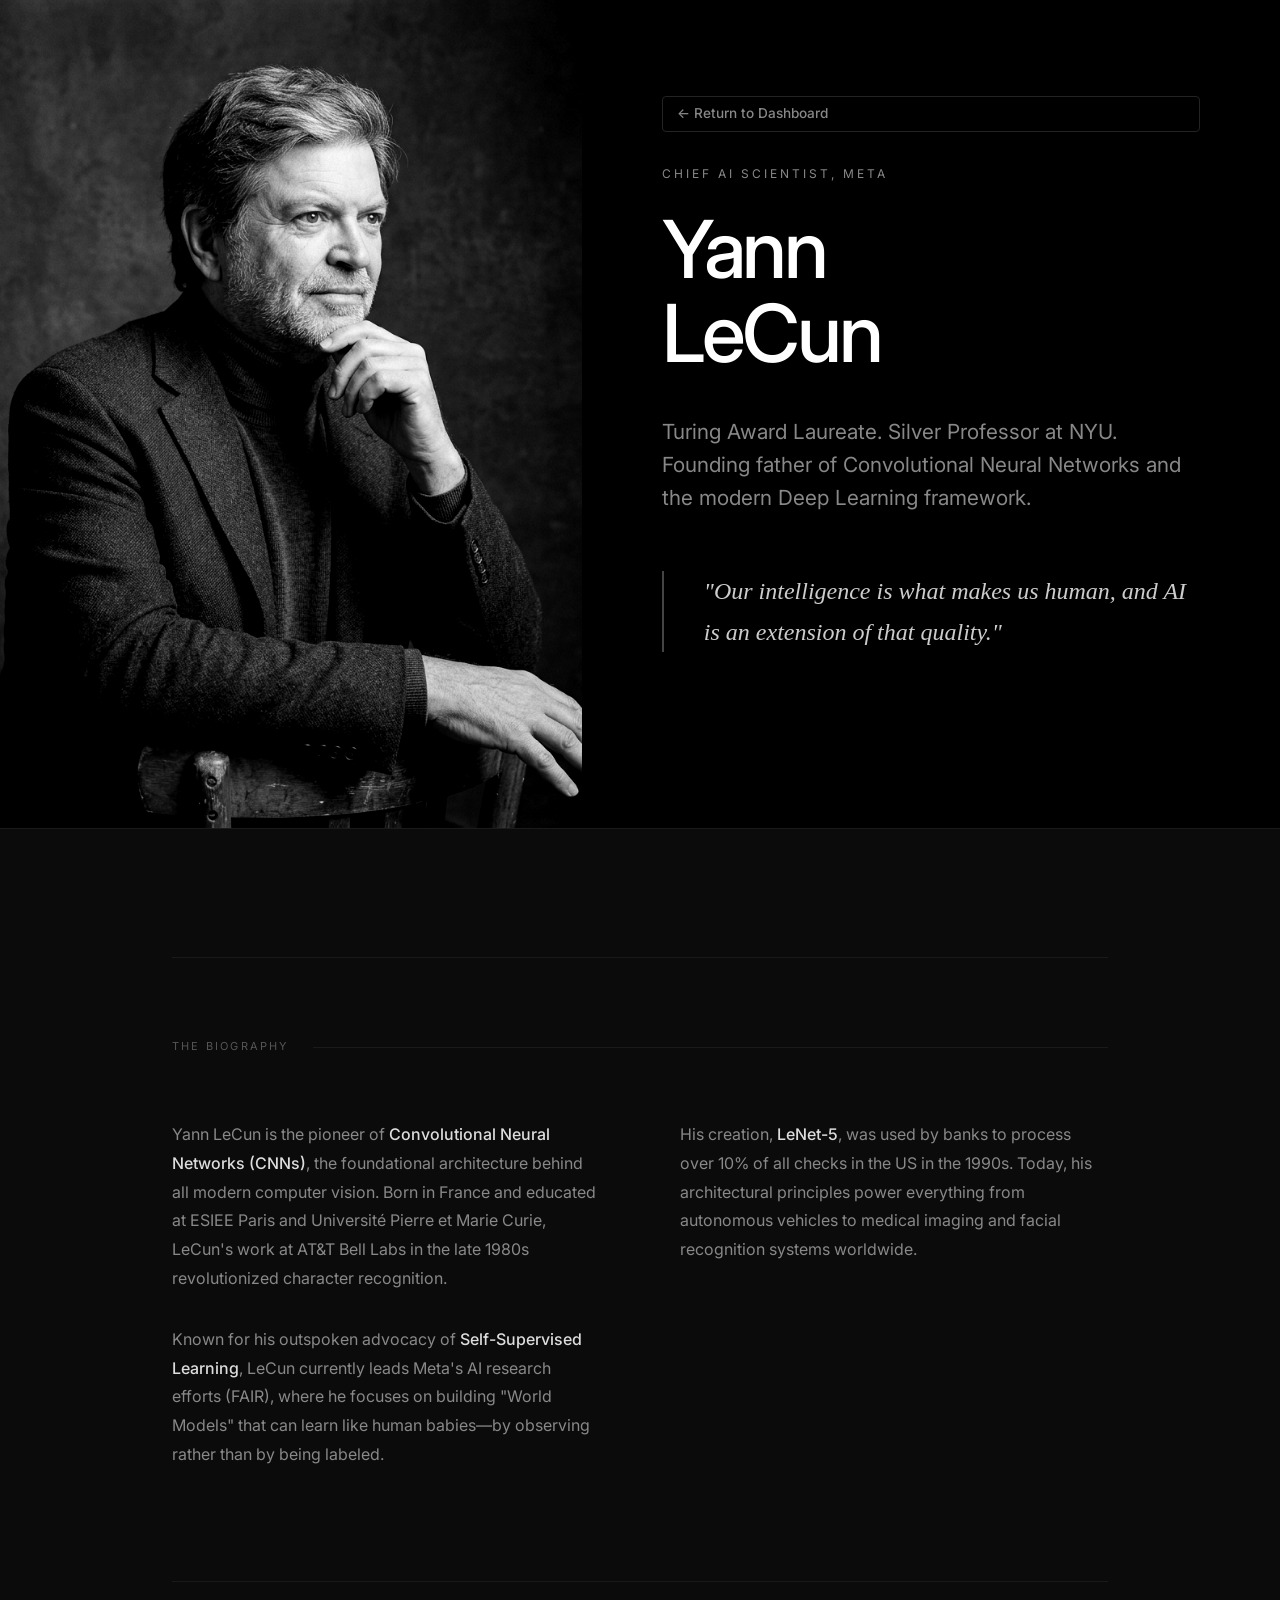
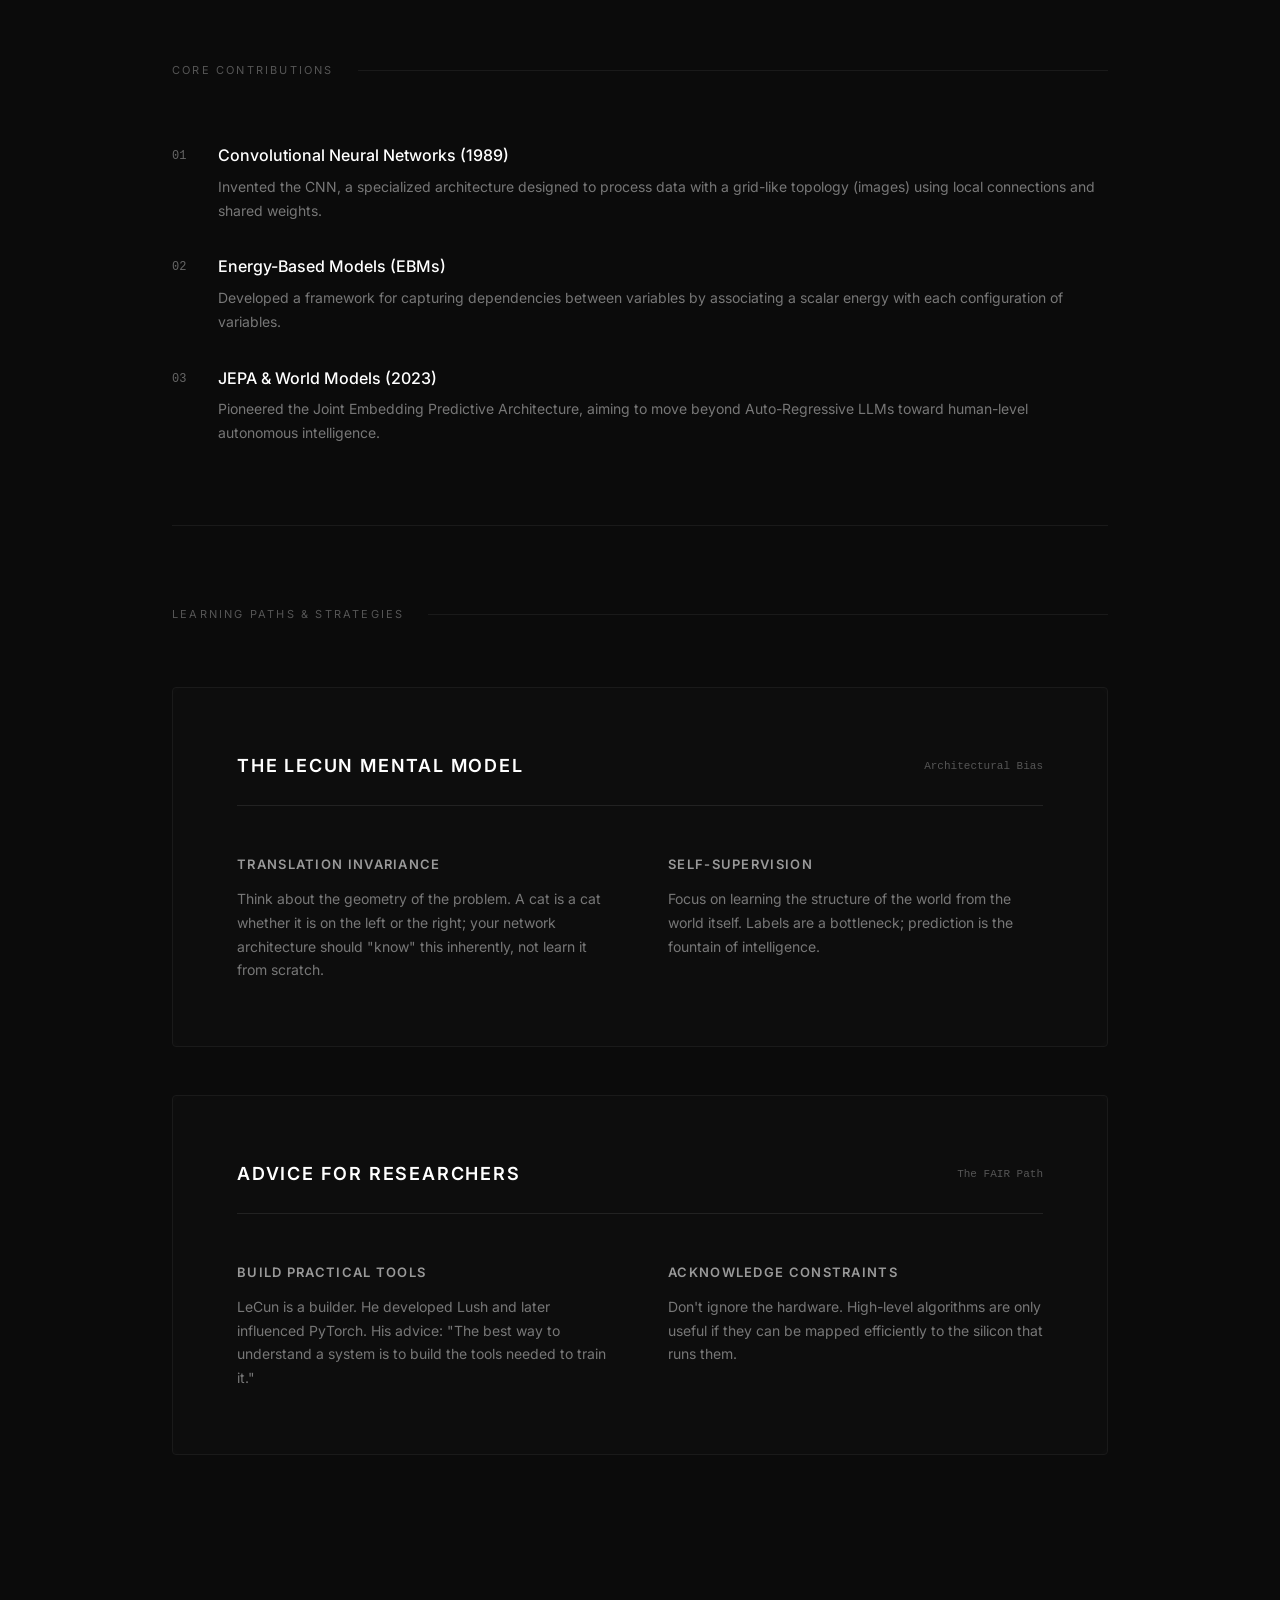
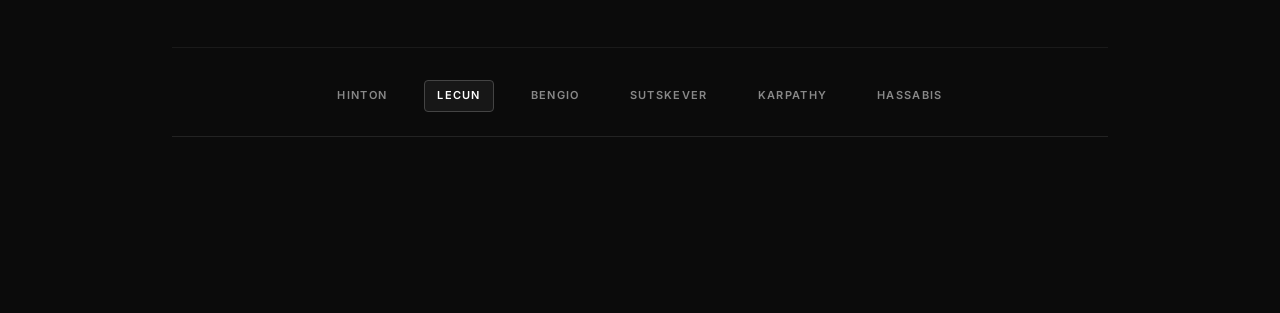
<file: AI Research Eng/minds/yann-lecun.html>
<!DOCTYPE html>
<html lang="en">
<head>
    <meta charset="UTF-8">
    <meta name="viewport" content="width=device-width, initial-scale=1.0">
    <title>Yann LeCun - Great Minds & Pioneers</title>
    <link href="https://fonts.googleapis.com/css2?family=Inter:wght@300;400;500;600&display=swap" rel="stylesheet">
    <link rel="stylesheet" href="../../styles.css">
</head>
<body>

    <div class="mind-profile-hero">
        <div class="mph-image-side">
            <img src="lecun.png" alt="Yann LeCun">
        </div>
        <div class="mph-content-side">
            <a href="../../index.html" class="back-link" style="position: relative; top: 0; left: 0; margin-bottom: 2rem;">&larr; Return to Dashboard</a>
            <div class="mph-label">Chief AI Scientist, Meta</div>
            <h1 class="mph-name">Yann<br>LeCun</h1>
            <p class="mph-title">Turing Award Laureate. Silver Professor at NYU. Founding father of Convolutional Neural Networks and the modern Deep Learning framework.</p>
            <blockquote class="mph-quote">
                "Our intelligence is what makes us human, and AI is an extension of that quality."
            </blockquote>
        </div>
    </div>

    <div class="mind-body-wrapper">
        
        <div class="mb-section">
            <div class="mb-label">The Biography</div>
            <div class="mb-grid">
                <div class="mb-text">
                    <p>Yann LeCun is the pioneer of <strong>Convolutional Neural Networks (CNNs)</strong>, the foundational architecture behind all modern computer vision. Born in France and educated at ESIEE Paris and Université Pierre et Marie Curie, LeCun's work at AT&T Bell Labs in the late 1980s revolutionized character recognition.</p>
                    <p>Known for his outspoken advocacy of <strong>Self-Supervised Learning</strong>, LeCun currently leads Meta's AI research efforts (FAIR), where he focuses on building "World Models" that can learn like human babies—by observing rather than by being labeled.</p>
                </div>
                <div class="mb-text">
                    <p>His creation, <strong>LeNet-5</strong>, was used by banks to process over 10% of all checks in the US in the 1990s. Today, his architectural principles power everything from autonomous vehicles to medical imaging and facial recognition systems worldwide.</p>
                </div>
            </div>
        </div>

        <div class="mb-section">
            <div class="mb-label">Core Contributions</div>
            <ul class="mb-list">
                <li class="mbl-item">
                    <div class="mbl-icon">01</div>
                    <div class="mbl-content">
                        <div class="mbl-title">Convolutional Neural Networks (1989)</div>
                        <div class="mbl-desc">Invented the CNN, a specialized architecture designed to process data with a grid-like topology (images) using local connections and shared weights.</div>
                    </div>
                </li>
                <li class="mbl-item">
                    <div class="mbl-icon">02</div>
                    <div class="mbl-content">
                        <div class="mbl-title">Energy-Based Models (EBMs)</div>
                        <div class="mbl-desc">Developed a framework for capturing dependencies between variables by associating a scalar energy with each configuration of variables.</div>
                    </div>
                </li>
                <li class="mbl-item">
                    <div class="mbl-icon">03</div>
                    <div class="mbl-content">
                        <div class="mbl-title">JEPA & World Models (2023)</div>
                        <div class="mbl-desc">Pioneered the Joint Embedding Predictive Architecture, aiming to move beyond Auto-Regressive LLMs toward human-level autonomous intelligence.</div>
                    </div>
                </li>
            </ul>
        </div>

        <div class="mb-section">
            <div class="mb-label">Learning Paths & Strategies</div>
            
            <div class="strategy-box">
                <div class="sb-header">
                    <div class="sb-title">The LeCun Mental Model</div>
                    <div class="sb-tag">Architectural Bias</div>
                </div>
                <div class="sb-grid">
                    <div class="sb-item">
                        <div class="sbi-title">Translation Invariance</div>
                        <div class="sbi-desc">Think about the geometry of the problem. A cat is a cat whether it is on the left or the right; your network architecture should "know" this inherently, not learn it from scratch.</div>
                    </div>
                    <div class="sb-item">
                        <div class="sbi-title">Self-Supervision</div>
                        <div class="sbi-desc">Focus on learning the structure of the world from the world itself. Labels are a bottleneck; prediction is the fountain of intelligence.</div>
                    </div>
                </div>
            </div>

            <div class="strategy-box">
                <div class="sb-header">
                    <div class="sb-title">Advice for Researchers</div>
                    <div class="sb-tag">The FAIR Path</div>
                </div>
                <div class="sb-grid">
                    <div class="sb-item">
                        <div class="sbi-title">Build Practical Tools</div>
                        <div class="sbi-desc">LeCun is a builder. He developed Lush and later influenced PyTorch. His advice: "The best way to understand a system is to build the tools needed to train it."</div>
                    </div>
                    <div class="sb-item">
                        <div class="sbi-title">Acknowledge Constraints</div>
                        <div class="sbi-desc">Don't ignore the hardware. High-level algorithms are only useful if they can be mapped efficiently to the silicon that runs them.</div>
                    </div>
                </div>
            </div>

        </div>

        <nav class="phase-header-nav" style="margin-top: 4rem; border-top: 1px solid #1a1a1a; padding-top: 2rem;">
            <a href="geoffrey-hinton.html" class="phn-link">Hinton</a>
            <a href="yann-lecun.html" class="phn-link active">LeCun</a>
            <a href="yoshua-bengio.html" class="phn-link">Bengio</a>
            <a href="ilya-sutskever.html" class="phn-link">Sutskever</a>
            <a href="andrej-karpathy.html" class="phn-link">Karpathy</a>
            <a href="demis-hassabis.html" class="phn-link">Hassabis</a>
        </nav>

    </div>

</body>
</html>
</file>
<file: styles.css>
/* Base Reset & Variables */
:root {
    --bg-color: #0b0b0b;
    --card-bg: #121212;
    --card-border: #232323;
    --card-border-hover: #4e4e4e;
    
    --text-primary: #ededed;
    --text-secondary: #888888;
    --accent: #ffffff;
    
    --font-sans: 'Inter', -apple-system, BlinkMacSystemFont, "Segoe UI", Roboto, sans-serif;
    
    --space-sm: 0.5rem;
    --space-md: 1rem;
    --space-lg: 2rem;
    --space-xl: 4rem;
    
    --border-radius-md: 4px;
    --border-radius-lg: 6px;
    
    /* Global colors for components */
    --color-border-secondary: #333;
    --color-border-tertiary: #222;
    --color-background-primary: #0b0b0b;
    --color-background-secondary: #121212;
    --color-background-info: #1a1a1a;
    --color-text-info: #ffffff;
    --color-border-info: #555;
    
    --color-background-warning: #fcba031a;
    --color-text-warning: #fcba03;
    --color-border-warning: #fcba0355;
    
    --color-background-success: #1a5c1a1a;
    --color-text-success: #3c933c;
    
    --color-border-danger: #8b1a1a55;
}

* {
    margin: 0;
    padding: 0;
    box-sizing: border-box;
    -webkit-font-smoothing: antialiased;
    -moz-osx-font-smoothing: grayscale;
}

body {
    background-color: var(--bg-color);
    color: var(--text-primary);
    font-family: var(--font-sans);
    line-height: 1.6;
    display: flex;
    flex-direction: column;
    align-items: center;
    min-height: 100vh;
    width: 100%;
}

/* Layout Framework */
.layout {
    width: 100%;
    max-width: 900px;
    padding: var(--space-xl) var(--space-lg);
    display: flex;
    flex-direction: column;
    gap: var(--space-xl);
}

.back-link {
    display: inline-flex;
    position: absolute;
    top: 2rem;
    left: 2rem;
    color: var(--text-secondary);
    text-decoration: none;
    font-size: 0.85rem;
    font-weight: 500;
    border: 1px solid var(--card-border);
    padding: 6px 14px;
    border-radius: 4px;
    transition: all 0.2s ease;
}
.back-link:hover {
    color: var(--accent);
    border-color: var(--card-border-hover);
    background: var(--card-bg);
}

/* PHASE HEADER NAVIGATION (Shared across Roadmaps) */
.phase-header-nav {
    display: flex;
    justify-content: center;
    gap: 1.5rem;
    margin-bottom: 3rem;
    padding-bottom: 1.5rem;
    border-bottom: 1px solid var(--card-border);
}

.phn-link {
    font-size: 11px;
    text-transform: uppercase;
    letter-spacing: 0.12em;
    color: var(--text-secondary);
    text-decoration: none;
    font-weight: 600;
    transition: all 0.2s ease;
    padding: 6px 12px;
    border-radius: 4px;
    border: 1px solid transparent;
}

.phn-link:hover {
    color: var(--accent);
    border-color: #333;
}

.phn-link.active {
    color: var(--accent);
    background: rgba(255,255,255,0.05);
    border-color: #444;
}

@media (max-width: 600px) {
    .phase-header-nav {
        flex-wrap: wrap;
        gap: 0.5rem;
        justify-content: flex-start;
    }
}

/* Typography & Header */
.header { text-align: left; margin-bottom: var(--space-lg); animation: fade-in 0.8s ease-out forwards; }
.title { font-size: 2.5rem; font-weight: 500; letter-spacing: -0.02em; color: var(--text-primary); margin-bottom: var(--space-sm); }
.subtitle { font-size: 1.1rem; color: var(--text-secondary); font-weight: 400; }

/* Dashboard Grids */
.grid { display: grid; grid-template-columns: repeat(auto-fit, minmax(350px, 1fr)); gap: 1.5rem; }

/* Minimalist Cards */
.card { display: flex; flex-direction: column; text-decoration: none; background-color: var(--card-bg); border: 1px solid var(--card-border); padding: 2rem; border-radius: var(--border-radius-md); transition: transform 0.2s ease, border-color 0.2s ease, box-shadow 0.2s ease; cursor: pointer; opacity: 0; animation: slide-up 0.6s ease-out forwards; }
.card:nth-child(1) { animation-delay: 0.1s; } .card:nth-child(2) { animation-delay: 0.2s; }
.card:nth-child(3) { animation-delay: 0.3s; } .card:nth-child(4) { animation-delay: 0.4s; }
.card:hover { transform: translateY(-4px); border-color: var(--card-border-hover); box-shadow: 0 10px 30px rgba(0, 0, 0, 0.5); }
.card-meta { font-size: 0.8rem; text-transform: uppercase; letter-spacing: 0.05em; font-weight: 600; color: var(--text-secondary); margin-bottom: var(--space-md); }
.card-title { font-size: 1.3rem; font-weight: 500; color: var(--text-primary); margin-bottom: var(--space-sm); }
.card-desc { font-size: 0.95rem; color: var(--text-secondary); line-height: 1.5; flex-grow: 1; }
.card-footer { margin-top: 1.5rem; display: flex; justify-content: flex-start; }
.view-link { font-size: 0.85rem; font-weight: 500; color: var(--accent); opacity: 0.7; transition: opacity 0.2s ease; }
.card:hover .view-link { opacity: 1; }

.footer { margin-top: auto; padding-top: var(--space-xl); text-align: center; font-size: 0.8rem; color: #444; border-top: 1px solid var(--card-border); }
@keyframes fade-in { from { opacity: 0; } to { opacity: 1; } }
@keyframes slide-up { from { opacity: 0; transform: translateY(15px); } to { opacity: 1; transform: translateY(0); } }

/* ========================================================= */
/* ROADMAP SPECIFIC UI STYLES                                */
/* ========================================================= */

.root { padding: 0; }

/* TOP NAV TABS (`.tab`, `.ntab`, `.tn`) */
.phase-tabs, .nav, .top-nav { display: flex; gap: 8px; flex-wrap: wrap; margin-bottom: 2rem; }
.tab, .ntab, .tn { padding: 8px 16px; border-radius: var(--border-radius-md); font-size: 13px; cursor: pointer; border: 1px solid var(--color-border-secondary); background: transparent; color: var(--text-secondary); transition: all .18s; font-family: var(--font-sans); }
.tab:hover, .ntab:hover, .tn:hover { border-color: var(--card-border-hover); color: var(--text-primary); }
.tab.active, .ntab.active, .tn.active { background: var(--text-primary); color: var(--bg-color); border-color: var(--text-primary); font-weight: 500; }

/* PANELS */
.phase-panel, .panel { display: none; animation: fade-in 0.4s ease forwards; }
.phase-panel.active, .panel.active { display: block; }
.phase-header, .track-header { margin-bottom: 1.5rem; }
.phase-label, .sec-label { font-size: 11px; font-weight: 600; letter-spacing: .08em; color: var(--text-secondary); text-transform: uppercase; margin-bottom: 6px; }
.phase-title, .track-title, .sec-title { font-size: 22px; font-weight: 500; color: var(--text-primary); margin-bottom: 8px; letter-spacing: -0.01em; }
.phase-tagline, .track-sub, .sec-sub { font-size: 14px; color: var(--text-secondary); line-height: 1.6; max-width: 800px; margin-bottom: 1rem; }

/* PROGRESS BAR / TIMELINES */
.progress-bar { height: 4px; background: var(--card-border); border-radius: 2px; margin-bottom: 2rem; overflow: hidden; }
.progress-fill { height: 100%; background: var(--text-primary); border-radius: 2px; transition: width .4s ease; }

.timeline, .tbar { display: grid; grid-template-columns: repeat(auto-fit, minmax(100px, 1fr)); gap: 8px; margin-bottom: 2rem; }
.tw, .tc { background: var(--card-bg); border: 1px solid var(--color-border-tertiary); border-radius: var(--border-radius-md); padding: 10px; text-align: center; }
.tw-num, .tc-val { font-size: 15px; font-weight: 500; color: var(--text-primary); }
.tw-lbl, .tc-lbl { font-size: 11px; color: var(--text-secondary); margin-top: 4px; }

/* ACCORDIONS (`.step`) */
.step { border: 1px solid var(--color-border-tertiary); border-radius: var(--border-radius-md); margin-bottom: 12px; overflow: hidden; background: var(--bg-color); }
.step-head, .sh { display: flex; align-items: center; gap: 14px; padding: 14px 16px; cursor: pointer; transition: background .15s; }
.step-head:hover, .sh:hover { background: var(--card-bg); }
.step-num, .snum { width: 30px; height: 30px; border-radius: 50%; display: flex; align-items: center; justify-content: center; font-size: 13px; font-weight: 500; flex-shrink: 0; background: var(--card-border); color: var(--text-primary); }
.step-info, .sinfo { flex: 1; }
.step-title, .stitle { font-size: 15px; font-weight: 500; color: var(--text-primary); }
.step-meta, .smeta { font-size: 12px; color: var(--text-secondary); margin-top: 4px; }
.step-arrow, .sarr { font-size: 12px; color: var(--text-secondary); transition: transform .2s; }
.step-arrow.open, .sarr.open { transform: rotate(180deg); }
.step-body, .sbody { display: none; padding: 16px; border-top: 1px solid var(--color-border-tertiary); background: var(--card-bg); }
.step-body.open, .sbody.open { display: block; animation: fade-in 0.3s ease forwards; }

/* RESOURCES (`.res-list`, `.ri`) */
.res-list { margin-top: 5px; }
.res-item, .ri { display: flex; gap: 12px; align-items: flex-start; padding: 12px 0; border-bottom: 1px solid var(--color-border-tertiary); }
.res-item:last-child, .ri:last-child { border-bottom: none; }
.res-icon, .rico { width: 32px; height: 32px; border-radius: var(--border-radius-md); display: flex; align-items: center; justify-content: center; font-size: 15px; flex-shrink: 0; background: var(--bg-color); border: 1px solid var(--color-border-tertiary); }
.res-content, .rinfo { flex: 1; }
.res-name, .rname { font-size: 14px; font-weight: 500; margin-bottom: 4px; display: flex; align-items: center; gap: 8px; flex-wrap: wrap; color: var(--text-primary); }
.res-desc, .rdesc { font-size: 13px; color: var(--text-secondary); line-height: 1.6; }

/* CALLOUTS AND BOXES */
.rule-box, .do-box, .cbox, .insight, .milestone-gate { background: var(--card-bg); border: 1px solid var(--color-border-tertiary); border-radius: var(--border-radius-md); padding: 14px 16px; margin: 16px 0; font-size: 13px; color: var(--text-secondary); line-height: 1.7; }
.insight { border-left: 3px solid var(--text-primary); border-radius: 0 var(--border-radius-md) var(--border-radius-md) 0; }
.rule-title, .mg-title { font-size: 14px; font-weight: 600; color: var(--text-primary); margin-bottom: 8px; }
.rule-box b, .do-box b, .cbox b, .insight b { color: var(--text-primary); font-weight: 500; }

.cbox-blue { border-left: 3px solid #174ea6; }
.cbox-warn { border-left: 3px solid #fcba03; }
.cbox-success { border-left: 3px solid #1a5c1a; }

/* TAGS (THE USER REQUESTED TO "KEEP THEM AS IT IS", SO WE WILL INCORPORATE THE EXACT COLORS HERE BUT ADAPT TO DARK MODE BY MAKING THEM HIGH VISIBILITY BADGES) */
.res-tags, .rtags, .seq-flow { display: flex; gap: 6px; flex-wrap: wrap; margin-top: 6px; font-size: 11px; align-items: center; }
.rtag, .tag, .card-tag, .pill, .track-badge { font-size: 11px; padding: 3px 8px; border-radius: 12px; font-weight: 600; display: inline-flex; align-items: center; border: 1px solid transparent; }

/* These match the original background/color palettes from the initial styles precisely */
.tag-math, .n-math, .num-math, .badge-math, .book, .n-m, .n-fin { background: #fff3e0 !important; color: #7a4210 !important; }
.tag-eng, .n-pt, .n-q, .num-dsa, .badge-dsa, .vid { background: #e8f0fe !important; color: #174ea6 !important; }
.tag-ml, .n-ml, .n-b, .num-ml, .badge-ml, .free { background: #e8f5e8 !important; color: #1a5c1a !important; }
.tag-deep, .n-sys, .n-p, .num-ai, .badge-ai, .tool { background: #f0e8f5 !important; color: #5a1b7a !important; }
.p-red, .n-res, .n-r, .num-java, .badge-java, .primary, .must { background: #fce8e8 !important; color: #8b1a1a !important; }

/* Sequential Flow */
.sf { padding: 4px 10px; border-radius: 12px; font-weight: 500; background: var(--card-bg); color: var(--text-secondary); border: 1px solid var(--color-border-secondary); }
.sf.active-seq, .sf.on { background: var(--text-primary); color: var(--bg-color); border-color: var(--text-primary); }
.sf-arr { color: var(--text-secondary); font-size: 11px; }

/* BUTTONS */
.btn-ask { display: inline-flex; align-items: center; gap: 6px; padding: 8px 14px; border: 1px solid var(--color-border-secondary); border-radius: var(--border-radius-md); font-size: 13px; background: transparent; color: var(--text-secondary); cursor: pointer; margin-top: 10px; margin-right: 6px; transition: all .18s; font-family: var(--font-sans); }
.btn-ask:hover { background: var(--text-primary); color: var(--bg-color); border-color: var(--text-primary); }

/* MISC GRIDS (Projects, Books) */
.proj-grid, .bshelf, .convergence-grid, .grid { display: grid; grid-template-columns: repeat(auto-fit, minmax(220px, 1fr)); gap: 12px; margin-top: 12px; margin-bottom: 20px; }
.proj, .bcard, .conv-card, .card-grid-item { background: var(--card-bg); border-radius: var(--border-radius-md); padding: 16px; border: 1px solid var(--color-border-tertiary); }
.bcard.primary-book, .bcard.pb { border-left: 3px solid #8b1a1a; }
.proj-num { font-size: 11px; font-weight: 600; color: var(--text-secondary); margin-bottom: 6px; }
.proj-title, .btitle, .conv-title, .card-title { font-size: 14px; font-weight: 600; margin-bottom: 6px; color: var(--text-primary); }
.proj-desc, .bwhy, .conv-desc, .card-items { font-size: 13px; color: var(--text-secondary); line-height: 1.6; }
.bauthor { font-size: 12px; color: var(--text-secondary); margin-bottom: 6px; font-style: italic; }
.proj-stack { font-size: 11px; color: var(--text-secondary); margin-top: 10px; border-top: 1px solid var(--color-border-tertiary); padding-top: 8px; }
.card-items span { display: block; margin-bottom: 4px; padding-left: 10px; position: relative; }
.card-items span::before { content: '•'; position: absolute; left: 0; color: var(--text-secondary); }

/* Schedule row for polymath */
.schedule-row { display: flex; gap: 12px; align-items: flex-start; padding: 10px 0; border-bottom: 1px solid var(--color-border-tertiary); font-size: 13px; }
.schedule-row:last-child { border-bottom: none; }

/* ========================================================= */
/* CIRCULAR SYLLABUS TABLE                                   */
/* ========================================================= */
.circular-wrapper {
    max-width: 1000px;
    margin: 0 auto;
    padding: var(--space-xl) var(--space-lg);
}

.circular-title { font-size: 3rem; font-weight: 500; letter-spacing: -0.03em; margin-bottom: 0.5rem; text-align: center; }
.circular-subtitle { font-size: 14px; color: var(--text-secondary); text-align: center; margin-bottom: 4rem; }

.sectional-table {
    width: 100%;
    margin-bottom: 4rem;
}

.section-head { margin-bottom: 1.5rem; }
.section-name { font-size: 20px; font-weight: 500; color: #fff; margin-bottom: 4px; }
.section-meta { font-size: 13px; color: var(--text-secondary); }

.borderless-table {
    width: 100%;
    border-collapse: collapse;
}

.borderless-table th {
    text-align: left;
    font-size: 11px;
    text-transform: uppercase;
    letter-spacing: 0.05em;
    color: #666;
    padding: 12px 16px;
    border-bottom: 1px solid #222;
}

.borderless-table td {
    padding: 16px;
    font-size: 14px;
    color: #dedede;
    vertical-align: top;
}

.borderless-table tbody tr {
    transition: background 0.15s;
}

.borderless-table tbody tr:hover {
    background: #151515;
}

.td-time { width: 120px; font-variant-numeric: tabular-nums; color: #888 !important; }
.td-topic { font-weight: 500; color: #fff !important; width: 30%; }
.td-desc { color: #aaa !important; }
.td-badges { width: 15%; text-align: right; }

/* Responsive Adjustments */
@media (max-width: 768px) {
    .title { font-size: 2rem; }
    .layout { padding: 2rem 1rem; }
    .tbar, .timeline, .grid, .proj-grid, .bshelf { grid-template-columns: 1fr; }
    .step-head, .sh { flex-wrap: wrap; }
    .back-link { position: relative; top: 0; left: 0; display: inline-block; margin-bottom: 2rem; width: max-content; }
}

/* ========================================================= */
/* STRICT BENTO GRID & NAVBAR                                */
/* ========================================================= */

.sys-navbar {
    width: 100%;
    padding: 1.5rem 3rem;
    display: flex;
    justify-content: space-between;
    align-items: center;
    border-bottom: 1px solid var(--card-border);
}

.brand-logo { font-size: 1.25rem; font-weight: 500; letter-spacing: -0.02em; color: var(--text-primary); text-decoration: none; display: flex; align-items: center; gap: 8px;}
.brand-logo::before { content: ''; width: 12px; height: 12px; background: var(--text-primary); display: inline-block; }

.nav-links { display: flex; gap: 2.5rem; list-style: none; }
.nav-link { font-size: 13px; text-transform: uppercase; letter-spacing: 0.05em; color: var(--text-secondary); text-decoration: none; font-weight: 500; transition: color 0.2s; }
.nav-link:hover { color: var(--text-primary); }

.btn-primary {
    display: inline-flex;
    align-items: center;
    justify-content: center;
    padding: 10px 20px;
    background: #fff;
    color: #0b0b0b;
    border-radius: var(--border-radius-md);
    font-size: 13px;
    font-weight: 600;
    text-transform: uppercase;
    letter-spacing: 0.05em;
    text-decoration: none;
    transition: all 0.2s ease;
}
.btn-primary:hover {
    background: #e0e0e0;
    transform: translateY(-2px);
}

/* HERO STAGE — Textured Top Section */
.hero-stage {
    width: 100vw;
    align-self: stretch; /* Override body's align-items: center */
    background-color: #000;
    background-image:
        linear-gradient(
            105deg,
            transparent 0%,
            rgba(255,255,255,0.018) 30%,
            rgba(255,255,255,0.032) 50%,
            rgba(255,255,255,0.018) 70%,
            transparent 100%
        ),
        linear-gradient(
            to bottom,
            #070707 0%,
            #000000 40%,
            #0a0a0a 100%
        );
    border-bottom: 1px solid #1f1f1f;
}

/* ROTATING QUOTE STRIP */
.quote-strip {
    max-width: 100%;
    margin: 0;
    padding: 3.5rem 2rem;
    text-align: center;
    background: none;
    border: none;
}

.quote-strip-inner {
    margin: 0 auto;
    opacity: 1;
    transform: translateY(0);
    transition: opacity 0.5s ease, transform 0.5s ease;
    display: flex;
    flex-direction: column;
    align-items: center;
    gap: 1.2rem;
}

.qs-label {
    display: none; /* Remove the tech label - too informal */
}

.qs-text {
    font-family: 'Georgia', 'Times New Roman', serif;
    font-size: 1.25rem;
    font-style: italic;
    color: #ccc;
    line-height: 1.8;
    letter-spacing: 0.01em;
    max-width: 650px;
    position: relative;
    padding: 0 2rem;
}

.qs-text::before {
    content: '\201C';
    position: absolute;
    left: 0;
    top: -0.2rem;
    font-size: 2.5rem;
    color: rgba(255,255,255,0.45);
    font-style: normal;
    line-height: 1;
}

.qs-text::after {
    content: '\201D';
    font-size: 2.5rem;
    color: rgba(255,255,255,0.45);
    font-style: normal;
    line-height: 1;
    vertical-align: -0.5rem;
    margin-left: 4px;
}

.qs-author {
    font-family: var(--font-sans);
    font-size: 11px;
    color: #555;
    letter-spacing: 0.18em;
    font-style: normal;
    text-transform: uppercase;
    font-weight: 500;
    font-style: normal;
    display: flex;
    align-items: center;
    gap: 1rem;
}

.qs-author::before,
.qs-author::after {
    content: '';
    display: block;
    width: 28px;
    height: 1px;
    background: #333;
}

/* THE MANIFESTO / OSP SECTION */
.manifesto {
    max-width: 1000px;
    margin: 0 auto;
    padding: 4rem 2rem 3rem;
    text-align: left;
    position: relative;
}

.manifesto-label {
    font-size: 11px;
    text-transform: uppercase;
    letter-spacing: 0.15em;
    color: var(--text-secondary);
    font-weight: 600;
    margin-bottom: 2rem;
    display: flex;
    align-items: center;
    gap: 1rem;
}
.manifesto-label::before {
    content: '';
    width: 40px;
    height: 1px;
    background: #555;
}

.manifesto-heading {
    font-size: 2.8rem;
    font-weight: 500;
    color: #fff;
    line-height: 1.15;
    letter-spacing: -0.03em;
    margin-bottom: 3rem;
}

.manifesto-heading em {
    font-style: italic;
    color: #999;
}

.manifesto-body {
    display: flex;
    flex-direction: column;
    gap: 2rem;
    margin-bottom: 3rem;
}

.manifesto-body p {
    font-size: 16px;
    line-height: 1.75;
    color: #999;
}

.manifesto-body p strong {
    color: #ddd;
    font-weight: 500;
}

.manifesto-pullquote {
    border-left: 2px solid #555;
    padding-left: 2rem;
    margin: 1rem 0;
    font-size: 17px;
    line-height: 1.7;
    color: #ccc;
    font-style: italic;
}

.manifesto-cta {
    display: flex;
    gap: 1rem;
    align-items: center;
    flex-wrap: wrap;
}

.btn-outline {
    display: inline-flex;
    align-items: center;
    gap: 8px;
    padding: 12px 24px;
    border: 1px solid #555;
    color: #ccc;
    border-radius: var(--border-radius-md);
    font-size: 13px;
    font-weight: 500;
    text-transform: uppercase;
    letter-spacing: 0.05em;
    text-decoration: none;
    transition: all 0.2s ease;
}
.btn-outline:hover {
    border-color: #fff;
    color: #fff;
    background: rgba(255,255,255,0.03);
}

.manifesto-divider {
    width: 100%;
    max-width: 1000px;
    margin: 0 auto;
    border: none;
    border-top: 1px solid var(--card-border);
    padding: 0 2rem;
}

@media (max-width: 600px) {
    .manifesto-heading { font-size: 2rem; }
    .manifesto-pullquote { padding-left: 1.5rem; font-size: 15px; }
}

/* Hero About Section */
.hero-about {
    text-align: center;
    max-width: 800px;
    margin: 6rem auto 5rem;
    padding: 0 2rem;
    display: flex;
    flex-direction: column;
    align-items: center;
}

.hero-title { 
    font-size: 3rem; 
    font-weight: 500; 
    line-height: 1.1; 
    margin-bottom: 1.5rem; 
    letter-spacing: -0.02em;
    /* CSS Animation Reveal Test */
    background: linear-gradient(90deg, #fff 0%, #555 50%, #fff 100%);
    background-size: 200% auto;
    color: transparent;
    -webkit-background-clip: text;
    background-clip: text;
    animation: textShimmer 4s linear infinite;
}

@keyframes textShimmer {
    to { background-position: 200% center; }
}
.hero-desc { font-size: 16px; line-height: 1.6; color: #aaa; margin-bottom: 2.5rem; }

.page-wrapper {
    max-width: 1000px; /* narrowed for single column book list */
    margin: 0 auto;
    padding: 0 2rem 4rem;
}

.section-title { font-size: 1.2rem; font-weight: 500; color: #fff; margin-bottom: 2rem; padding-bottom: 10px; border-bottom: 1px solid var(--card-border); }

/* Book Layout Grid for Curriculum */
.book-grid {
    display: flex;
    flex-direction: column;
    gap: 2rem;
    margin-bottom: 6rem;
}

.book-card {
    background: var(--card-bg);
    border: 1px solid var(--card-border);
    border-radius: var(--border-radius-md);
    display: grid;
    grid-template-columns: 280px 1fr;
    text-decoration: none;
    transition: all 0.2s ease;
    overflow: hidden;
}

.book-card:hover { 
    border-color: #666; 
    background: #121212; 
    transform: translateY(-4px) scale(1.01);
    box-shadow: 0 10px 30px rgba(0,0,0,0.8), inset 0 0 15px rgba(255,255,255,0.03); 
}

.bc-spine {
    background: #0d0d0d;
    border-right: 1px solid var(--card-border);
    padding: 3rem 2.5rem;
    display: flex;
    flex-direction: column;
    justify-content: center;
}

.bc-spine-num { font-size: 12px; font-family: monospace; color: var(--text-secondary); margin-bottom: 1rem; letter-spacing: 0.1em; }
.bc-spine-title { font-size: 2rem; font-weight: 500; color: #fff; line-height: 1.1; }

.bc-pages {
    padding: 3rem;
    display: flex;
    flex-direction: column;
}

.bc-meta { font-size: 11px; text-transform: uppercase; letter-spacing: 0.05em; color: var(--text-secondary); font-weight: 600; margin-bottom: 2rem; }

.bc-toc { list-style: none; margin-bottom: 2rem; display: flex; flex-direction: column; gap: 1rem; flex-grow: 1; }
.bc-toc li { display: flex; gap: 1.5rem; font-size: 14.5px; color: #ccc; line-height: 1.5; }
.toc-num { color: #666; font-family: monospace; font-size: 12px; align-self: flex-start; margin-top: 3px; }

.bc-link { display: inline-flex; align-items: center; gap: 8px; font-size: 12px; font-weight: 600; text-transform: uppercase; letter-spacing: 0.05em; color: #fff; margin-top: auto; }
.bc-link i { transition: transform 0.2s; font-style: normal; font-family: monospace; }
.book-card:hover .bc-link i { transform: translateX(4px); }

@media (max-width: 768px) {
    .book-card { grid-template-columns: 1fr; }
    .bc-spine { border-right: none; border-bottom: 1px solid var(--card-border); padding: 2rem; }
    .bc-pages { padding: 2rem; }
}

/* RESEARCH BLOG LAYOUT (Asymmetrical Layout) */
.blog-section { margin-bottom: 6rem; }
.blog-grid {
    display: grid;
    grid-template-columns: 2fr 1.2fr;
    gap: 2rem;
}

.bg-featured {
    background: var(--card-bg);
    border: 1px solid var(--card-border);
    border-radius: var(--border-radius-md);
    display: flex;
    flex-direction: column;
    text-decoration: none;
    transition: all 0.2s ease;
    overflow: hidden;
}

.bg-featured:hover { border-color: #555; background: #121212; transform: translateY(-2px); }

.bg-image {
    height: 240px;
    background: linear-gradient(135deg, #1f1f1f, #0a0a0a);
    border-bottom: 1px solid var(--card-border);
    position: relative;
    overflow: hidden;
}

.bg-image::after {
    content: '';
    position: absolute;
    top: 50%; left: 50%;
    transform: translate(-50%, -50%);
    width: 60%; height: 60%;
    border: 1px dashed #333;
    border-radius: 50%;
}

.bg-content { padding: 2.5rem; display: flex; flex-direction: column; flex-grow: 1; }
.bg-tag { font-size: 11px; text-transform: uppercase; color: var(--text-secondary); letter-spacing: 0.1em; font-weight: 600; margin-bottom: 1rem; }
.bg-title { font-size: 2rem; font-weight: 500; color: #fff; line-height: 1.2; margin-bottom: 1rem; }
.bg-desc { font-size: 15px; line-height: 1.6; color: #aaa; margin-bottom: 2rem; flex-grow: 1; }
.bg-meta { font-family: monospace; font-size: 12px; color: #666; display: flex; justify-content: space-between; margin-top: auto; border-top: 1px solid var(--card-border); padding-top: 1.5rem; }

.bg-sidebar { display: flex; flex-direction: column; gap: 1rem; }
.bg-side-card {
    background: var(--card-bg);
    border: 1px solid var(--card-border);
    border-radius: var(--border-radius-md);
    padding: 1.5rem;
    text-decoration: none;
    display: flex;
    flex-direction: column;
    transition: all 0.2s ease;
    flex-grow: 1;
}
.bg-side-card:hover { border-color: #555; background: #121212; transform: translateY(-2px); }
.bg-side-tag { font-size: 10px; text-transform: uppercase; color: var(--text-secondary); font-weight: 600; margin-bottom: 8px; }
.bg-side-title { font-size: 1.1rem; font-weight: 500; color: #fff; line-height: 1.3; margin-bottom: 8px; flex-grow: 1; }
.bg-side-date { font-family: monospace; font-size: 11px; color: #666; }

@media (max-width: 900px) {
    .blog-grid { grid-template-columns: 1fr; gap: 1rem; }
    .bg-image { height: 180px; }
    .bg-title { font-size: 1.5rem; }
}

/* DOCUMENT VAULT LAYOUT (Dense File Layout) */
.doc-section { margin-bottom: 6rem; }
.doc-vault {
    display: grid;
    grid-template-columns: repeat(auto-fill, minmax(220px, 1fr));
    gap: 1rem;
}

.dv-card {
    background: var(--card-bg);
    border: 1px solid var(--card-border);
    border-radius: var(--border-radius-sm);
    padding: 1.25rem;
    text-decoration: none;
    transition: all 0.2s ease;
    display: flex;
    flex-direction: column;
}

.dv-card:hover { background: #111; border-color: #666; }
.dv-head { display: flex; justify-content: space-between; align-items: center; margin-bottom: 1rem; }
.dv-type { font-family: monospace; font-size: 11px; color: #fff; background: #333; padding: 2px 6px; border-radius: 2px; }
.dv-size { font-family: monospace; font-size: 10px; color: #666; margin-top: 3px; }
.dv-title { font-size: 13px; font-weight: 500; color: #ddd; line-height: 1.4; margin-bottom: 1.5rem; flex-grow: 1; }
.dv-foot { font-family: monospace; font-size: 10px; color: #555; display: flex; justify-content: space-between; border-top: 1px dashed #333; padding-top: 0.75rem;}

/* EDITORIAL APPENDIX: Methodology Layout */
.methodology-list {
    display: flex;
    flex-direction: column;
    border-top: 1px solid var(--card-border);
    margin-bottom: 6rem;
}

.meth-row {
    display: grid;
    grid-template-columns: 80px 240px 1fr;
    gap: 2rem;
    padding: 2rem 0;
    border-bottom: 1px solid var(--card-border);
    transition: background 0.2s ease;
}

.meth-row:hover { background: #050505; }

.meth-num { font-family: monospace; font-size: 13px; color: var(--text-secondary); margin-top: 2px; }
.meth-title { font-size: 1.25rem; font-weight: 500; color: #fff; margin-bottom: 8px; }
.meth-cat { font-size: 10px; text-transform: uppercase; letter-spacing: 0.1em; color: var(--text-secondary); font-weight: 600; }
.meth-desc { font-size: 14px; line-height: 1.6; color: #aaa; max-width: 800px; }

@media (max-width: 768px) {
    .meth-row { grid-template-columns: 1fr; gap: 1rem; padding: 1.5rem 0; }
    .meth-num { display: none; }
}

/* SYSTEM FOOTER */
.sys-footer {
    border-top: 1px solid var(--card-border);
    background: #000;
    margin-top: 4rem;
}

.footer-inner {
    max-width: 1000px;
    margin: 0 auto;
    padding: 5rem 2rem 2rem;
}

.footer-grid {
    display: grid;
    grid-template-columns: 1.8fr 1fr 1fr 1fr;
    gap: 2.5rem;
    margin-bottom: 4rem;
}

.fc-brand p { font-size: 13px; color: #777; line-height: 1.7; margin-top: 1rem; max-width: 280px; }
.fc-title { font-size: 11px; text-transform: uppercase; letter-spacing: 0.1em; color: #fff; font-weight: 600; margin-bottom: 1.5rem; }
.fc-links { display: flex; flex-direction: column; gap: 1rem; }
.fc-links a { color: #888; text-decoration: none; font-size: 13px; transition: color 0.2s; }
.fc-links a:hover { color: #fff; }

.footer-bottom {
    display: flex;
    justify-content: space-between;
    align-items: center;
    padding: 2rem 0 1rem;
    border-top: 1px solid var(--card-border);
    font-size: 11px;
    color: #555;
    font-family: monospace;
}

@media (max-width: 900px) {
    .footer-grid { grid-template-columns: 1fr 1fr; gap: 3rem; }
}
@media (max-width: 600px) {
    .footer-grid { grid-template-columns: 1fr; gap: 3rem; }
    .footer-bottom { flex-direction: column; gap: 1rem; text-align: center; }
}

/* EXTENDED ECOSYSTEM: Resources, Startups, Minds */

/* Resource Split Grid (Git & Papers) */
.resource-split { display: grid; grid-template-columns: 1fr 1fr; gap: 3rem; margin-bottom: 6rem; }
.rs-col { display: flex; flex-direction: column; gap: 1rem; }
.rs-header { font-size: 1.1rem; font-weight: 500; color: #fff; margin-bottom: 1rem; border-bottom: 1px solid var(--card-border); padding-bottom: 10px; }

.git-card, .paper-card {
    background: var(--card-bg);
    border: 1px solid var(--card-border);
    border-radius: var(--border-radius-sm);
    padding: 1.25rem 1.5rem;
    text-decoration: none;
    display: flex;
    flex-direction: column;
    transition: all 0.2s ease;
}
.git-card:hover, .paper-card:hover { border-color: #666; background: #111; transform: translateY(-2px); }

.git-top, .paper-top { display: flex; justify-content: space-between; align-items: center; margin-bottom: 12px; }
.git-name { font-size: 14px; font-weight: 600; color: #fff; font-family: monospace; }
.git-stars { font-size: 11px; color: #e3b341; border: 1px solid #e3b341; padding: 2px 6px; border-radius: 12px; }
.git-desc { font-size: 13px; color: #aaa; line-height: 1.5; }

.paper-tag { font-family: monospace; font-size: 11px; background: #222; color: #fff; padding: 2px 6px; border-radius: 2px; }
.paper-icon { font-size: 12px; color: var(--text-secondary); text-transform: uppercase; font-family: monospace; }
.paper-title { font-size: 14px; font-weight: 500; color: #ddd; line-height: 1.4; margin-bottom: 8px; }
.paper-authors { font-size: 12px; color: #888; font-style: italic; }

@media (max-width: 900px) { .resource-split { grid-template-columns: 1fr; gap: 4rem; } }

/* Deep Tech Startups / VC Portfolio Grid */
.company-section { margin-bottom: 6rem; }
.company-grid { display: grid; grid-template-columns: repeat(auto-fill, minmax(280px, 1fr)); gap: 1.5rem; }
.company-card {
    background: var(--card-bg);
    border: 1px solid var(--card-border);
    border-radius: var(--border-radius-md);
    padding: 2rem;
    text-decoration: none;
    transition: all 0.2s ease;
    display: flex;
    flex-direction: column;
}
.company-card:hover { background: #121212; border-color: #555; }
.comp-sector { font-size: 10px; font-family: monospace; color: var(--text-secondary); margin-bottom: 1.5rem; letter-spacing: 0.1em; }
.comp-name { font-size: 1.8rem; font-weight: 500; color: #fff; margin-bottom: 1rem; letter-spacing: -0.02em; }
.comp-desc { font-size: 14px; color: #999; line-height: 1.6; }

/* Great Minds / Top Professionals Grid */
.minds-section { margin-bottom: 6rem; }
.minds-grid { display: grid; grid-template-columns: repeat(auto-fill, minmax(200px, 1fr)); gap: 1.5rem; }
.mind-card {
    background: transparent;
    border: 1px solid var(--card-border);
    border-radius: var(--border-radius-md);
    padding: 2.5rem 1.5rem;
    display: flex;
    flex-direction: column;
    align-items: center;
    text-align: center;
}
.mind-avatar {
    width: 64px; height: 64px;
    border-radius: 50%;
    background: #222;
    margin-bottom: 1.5rem;
    border: 1px solid #444;
}
.mind-name { font-size: 1.2rem; font-weight: 500; color: #fff; margin-bottom: 6px; }
.mind-role { font-size: 11px; color: var(--text-secondary); text-transform:uppercase; letter-spacing: 0.05em; font-weight: 600; line-height: 1.4; }
@media (max-width: 900px) {
    .segregated-grid { grid-template-columns: 1fr; gap: 3rem; }
}

@media (max-width: 600px) {
    .sys-navbar { flex-direction: column; gap: 1rem; }
    .nav-links { flex-wrap: wrap; justify-content: center; gap: 1.5rem; }
}

/* ========================================================= */
/* SVG ANIMATIONS & INTERACTIVE ARCHITECTURE FIXES           */
/* ========================================================= */

.res-svg {
    width: 18px;
    height: 18px;
    fill: currentColor;
    transition: transform 0.2s ease, filter 0.2s ease;
}

.res-icon:hover .res-svg {
    transform: scale(1.15);
    filter: drop-shadow(0 0 6px rgba(255,255,255,0.2));
}

.res-link {
    color: inherit;
    text-decoration: none;
    transition: color 0.15s ease-out;
    display: inline-flex;
    align-items: center;
    gap: 6px;
}

.res-link:hover {
    color: var(--accent);
}

.res-link-arrow {
    font-size: 11px;
    opacity: 0.5;
    transition: transform 0.2s ease-out, opacity 0.2s ease;
}

.res-link:hover .res-link-arrow {
    transform: translate(2px, -2px);
    opacity: 1;
}

/* Architecture Embed / Button */
.arch-btn {
    display: flex;
    align-items: center;
    justify-content: space-between;
    padding: 12px 16px;
    background: linear-gradient(135deg, rgba(255,255,255,0.03), rgba(255,255,255,0.01));
    border: 1px solid var(--color-border-tertiary);
    border-radius: var(--border-radius-md);
    color: var(--text-primary);
    text-decoration: none;
    font-size: 13px;
    font-weight: 500;
    margin: 16px 0;
    transition: all 0.25s ease;
}

.arch-btn:hover {
    border-color: #555;
    background: rgba(255,255,255,0.06);
    transform: translateY(-2px);
    box-shadow: 0 4px 12px rgba(0,0,0,0.3);
}

.arch-btn svg {
    fill: currentColor;
    width: 16px;
    height: 16px;
}

/* Inline Architecture Embed */
.arch-container {
    margin: 24px 0;
    padding: 24px;
    background: rgba(255,255,255,0.015);
    border: 1px solid var(--color-border-tertiary);
    border-radius: var(--border-radius-md);
    box-shadow: inset 0 0 20px rgba(0,0,0,0.5);
}

.arch-header {
    font-size: 15px;
    font-weight: 500;
    color: var(--color-text-primary);
    margin-bottom: 8px;
    display: flex;
    align-items: center;
    gap: 8px;
}

.arch-header svg {
    width: 18px;
    height: 18px;
    fill: currentColor;
}

.arch-body {
    font-size: 13px;
    color: var(--color-text-secondary);
    line-height: 1.6;
    margin-bottom: 24px;
}

.mermaid {
    display: flex;
    justify-content: center;
    background: rgba(0,0,0,0.2);
    padding: 16px;
    border-radius: 4px;
    overflow-x: auto;
}

/* ==================================
   ADVANCED 3D HERO SHOWCASE 
================================== */
.polymath-hero-showcase {
    max-width: 1050px;
    margin: 4rem auto 6rem;
    padding: 0 2rem;
    display: grid;
    grid-template-columns: 1fr 1fr;
    gap: 4rem;
    align-items: center;
}

/* Left Side: 3D Geometries */
.showcase-left {
    display: flex;
    justify-content: center;
    align-items: center;
    gap: 4rem;
    position: relative;
    height: 250px;
}


/* 3D File Structure Stack */
.stack-3d-wrapper {
    perspective: 1200px;
    width: 140px;
    height: 180px;
    position: relative;
    animation: floatStack 6s infinite ease-in-out alternate;
    pointer-events: none;
}

.file-pane {
    position: absolute;
    width: 140px;
    height: 200px;
    background: rgba(255, 255, 255, 0.02);
    border: 1px solid rgba(255, 255, 255, 0.15);
    border-radius: 4px;
    box-shadow: 15px 15px 30px rgba(0,0,0,0.8), inset 0 0 10px rgba(255,255,255,0.02);
}

.file-pane:nth-child(1) { transform: rotateX(60deg) rotateZ(-45deg) translateZ(0px); border-color: rgba(255,255,255,0.1); }
.file-pane:nth-child(2) { transform: rotateX(60deg) rotateZ(-45deg) translateZ(30px); border-color: rgba(255,255,255,0.3); }
.file-pane:nth-child(3) { transform: rotateX(60deg) rotateZ(-45deg) translateZ(60px); border-color: rgba(100,200,255,0.6); box-shadow: 0 0 20px rgba(100,200,255,0.1); }

@keyframes floatStack {
    from { transform: translateY(0px) rotateY(0deg); }
    to { transform: translateY(-15px) rotateY(-5deg); }
}

/* Right Side: Typography & Typewriter */
.showcase-right {
    display: flex;
    flex-direction: column;
    justify-content: center;
    gap: 1.5rem;
}

.typewriter-text {
    position: relative;
    font-size: 2.2rem;
    font-family: monospace;
    font-weight: 600;
    color: #fff;
    display: inline-block;
    width: max-content;
    padding-right: 4px;
}

/* The actual text switching */
.typewriter-text::before {
    content: "Polymath.Sys";
    animation: wordCycle 8s infinite;
}

/* The erasing mask box acting as the cursor */
.typewriter-text::after {
    content: "";
    position: absolute;
    right: 0;
    width: 100%;
    height: 100%;
    background: var(--bg-color);
    border-left: 2px solid #fff;
    animation: typingMask 8s infinite steps(20);
}

@keyframes wordCycle {
    0%, 49% { content: "Polymath.Sys"; }
    50%, 100% { content: "Master Anything"; }
}

@keyframes typingMask {
    0%   { width: 100%; }
    15%  { width: 0%; }
    30%  { width: 0%; }
    45%  { width: 100%; }
    50%  { width: 100%; }
    65%  { width: 0%; }
    80%  { width: 0%; }
    95%  { width: 100%; }
    100% { width: 100%; }
}

.domain-list {
    font-size: 14px;
    color: #888;
    line-height: 1.8;
    letter-spacing: 0.05em;
    max-width: 400px;
}

.domain-list span {
    color: #ddd;
}

@media (max-width: 768px) {
    .polymath-hero-showcase {
        grid-template-columns: 1fr;
        gap: 3rem;
        text-align: center;
    }
    .showcase-right {
        align-items: center;
    }
}

/* CIRCULAR FILTER BAR */
.circular-filter-bar {
    display: flex;
    flex-wrap: wrap;
    gap: 0.5rem;
    margin: 1.5rem 0 2.5rem;
}

.cf-pill {
    font-family: var(--font-sans);
    font-size: 11px;
    font-weight: 500;
    text-transform: uppercase;
    letter-spacing: 0.1em;
    padding: 6px 14px;
    border: 1px solid #333;
    background: transparent;
    color: #666;
    border-radius: 2px;
    cursor: pointer;
    transition: all 0.15s ease;
}

.cf-pill:hover {
    border-color: #555;
    color: #ccc;
}

.cf-pill.active {
    border-color: #fff;
    color: #fff;
    background: rgba(255,255,255,0.05);
}

/* ========================================================= */
/* GREAT MINDS & PIONEER PROFILES                            */
/* ========================================================= */

.mind-profile-hero {
    width: 100vw;
    align-self: stretch;
    background: #000;
    border-bottom: 1px solid #1a1a1a;
    display: grid;
    grid-template-columns: 1fr 1.2fr;
    min-height: 85vh;
}

.mph-image-side {
    background: #050505;
    position: relative;
    overflow: hidden;
    display: flex;
    align-items: center;
    justify-content: center;
}

.mph-image-side img {
    width: 100%;
    height: 100%;
    object-fit: cover;
    filter: grayscale(1) contrast(1.1);
}

.mph-placeholder {
    width: 70%;
    height: 70%;
    border: 1px dashed #333;
    display: flex;
    flex-direction: column;
    align-items: center;
    justify-content: center;
    text-align: center;
    padding: 2.5rem;
}

.mph-placeholder-icon {
    font-size: 3rem;
    color: #444;
    margin-bottom: 1.5rem;
}

.mph-placeholder-text {
    font-size: 11px;
    letter-spacing: 0.2em;
    text-transform: uppercase;
    color: #555;
}

.mph-content-side {
    padding: 6rem 5rem;
    display: flex;
    flex-direction: column;
    justify-content: center;
    max-width: 850px;
}

.mph-label {
    font-size: 12px;
    text-transform: uppercase;
    letter-spacing: 0.25em;
    color: var(--text-secondary);
    margin-bottom: 1.5rem;
}

.mph-name {
    font-size: 5rem;
    font-weight: 500;
    line-height: 1.05;
    color: #fff;
    margin-bottom: 2.5rem;
    letter-spacing: -0.04em;
}

.mph-title {
    font-size: 1.3rem;
    color: #888;
    margin-bottom: 3.5rem;
    max-width: 600px;
}

.mph-quote {
    font-family: 'Georgia', serif;
    font-style: italic;
    font-size: 1.5rem;
    color: #ccc;
    border-left: 2px solid #444;
    padding-left: 2.5rem;
    margin-bottom: 5rem;
    line-height: 1.7;
}

.mind-body-wrapper {
    max-width: 1000px;
    margin: 0 auto;
    padding: 8rem 2rem;
}

.mb-section { border-top: 1px solid #1a1a1a; padding: 5rem 0; }
.mb-label { font-size: 11px; text-transform: uppercase; letter-spacing: 0.2em; color: #555; margin-bottom: 4rem; display: flex; align-items: center; gap: 1.5rem; }
.mb-label::after { content: ''; flex: 1; height: 1px; background: #1a1a1a; }

.mb-grid {
    display: grid;
    grid-template-columns: 1fr 1fr;
    gap: 5rem;
}

.mb-text p { font-size: 16px; line-height: 1.8; color: #888; margin-bottom: 2rem; }
.mb-text p strong { color: #ddd; font-weight: 500; }

.mb-list { list-style: none; display: flex; flex-direction: column; gap: 2rem; }
.mbl-item { display: flex; gap: 2rem; align-items: flex-start; }
.mbl-icon { font-family: monospace; font-size: 12px; color: #666; padding-top: 4px; }
.mbl-title { font-size: 16px; font-weight: 500; color: #fff; margin-bottom: 6px; }
.mbl-desc { font-size: 14px; color: #777; line-height: 1.7; }

/* REUSABLE STRATEGY BOX */
.strategy-box {
    background: #0d0d0d;
    border: 1px solid #1a1a1a;
    padding: 4rem;
    border-radius: 4px;
    margin-bottom: 3rem;
    box-shadow: inset 0 0 40px rgba(255,255,255,0.01);
}

.sb-header { display: flex; justify-content: space-between; align-items: center; margin-bottom: 3rem; border-bottom: 1px solid #222; padding-bottom: 1.5rem; }
.sb-title { font-size: 18px; font-weight: 600; text-transform: uppercase; letter-spacing: 0.1em; color: #fff; }
.sb-tag { font-family: monospace; font-size: 11px; color: #555; }

.sb-grid { display: grid; grid-template-columns: 1fr 1fr; gap: 3.5rem; }
.sb-item { }
.sbi-title { font-size: 13px; font-weight: 600; color: #999; margin-bottom: 12px; text-transform: uppercase; letter-spacing: 0.1em; }
.sbi-desc { font-size: 14px; color: #777; line-height: 1.7; }

@media (max-width: 1000px) {
    .mind-profile-hero { grid-template-columns: 1fr; }
    .mph-image-side { height: 60vh; }
    .mph-name { font-size: 3.5rem; }
    .mb-grid, .sb-grid { grid-template-columns: 1fr; }
}

/* MIND CARD HOMEPAGE UPDATES (REFINEMENT) */
.minds-grid {
    display: grid;
    grid-template-columns: repeat(auto-fit, minmax(280px, 1fr));
    gap: 1.5rem;
    margin-top: 3rem;
}

.mind-card {
    display: flex;
    align-items: center;
    gap: 1.5rem;
    background: #0d0d0d;
    border: 1px solid #1a1a1a;
    padding: 1.2rem;
    border-radius: var(--border-radius-md);
    text-decoration: none;
    transition: all 0.25s cubic-bezier(0.2, 0.8, 0.2, 1);
    cursor: pointer;
}

.mind-card:hover { 
    border-color: #555; 
    background: #121212; 
    transform: translateY(-5px);
    box-shadow: 0 10px 30px rgba(0,0,0,0.6);
}

.mind-avatar {
    width: 64px;
    height: 64px;
    border-radius: 4px;
    background: #000;
    overflow: hidden;
    flex-shrink: 0;
    border: 1px solid #222;
}

.mind-avatar img {
    width: 100%;
    height: 100%;
    object-fit: cover;
    filter: grayscale(1) contrast(1.1);
    opacity: 0.7;
    transition: all 0.3s ease;
}

.mind-card:hover .mind-avatar img { 
    opacity: 1; 
    filter: grayscale(0) contrast(1);
    transform: scale(1.05);
}

.mind-info { flex: 1; }
.mind-name { font-size: 16px; font-weight: 600; color: #fff; margin-bottom: 4px; }
.mind-role { font-size: 11px; color: #666; line-height: 1.4; text-transform: uppercase; letter-spacing: 0.02em; }
</file>
